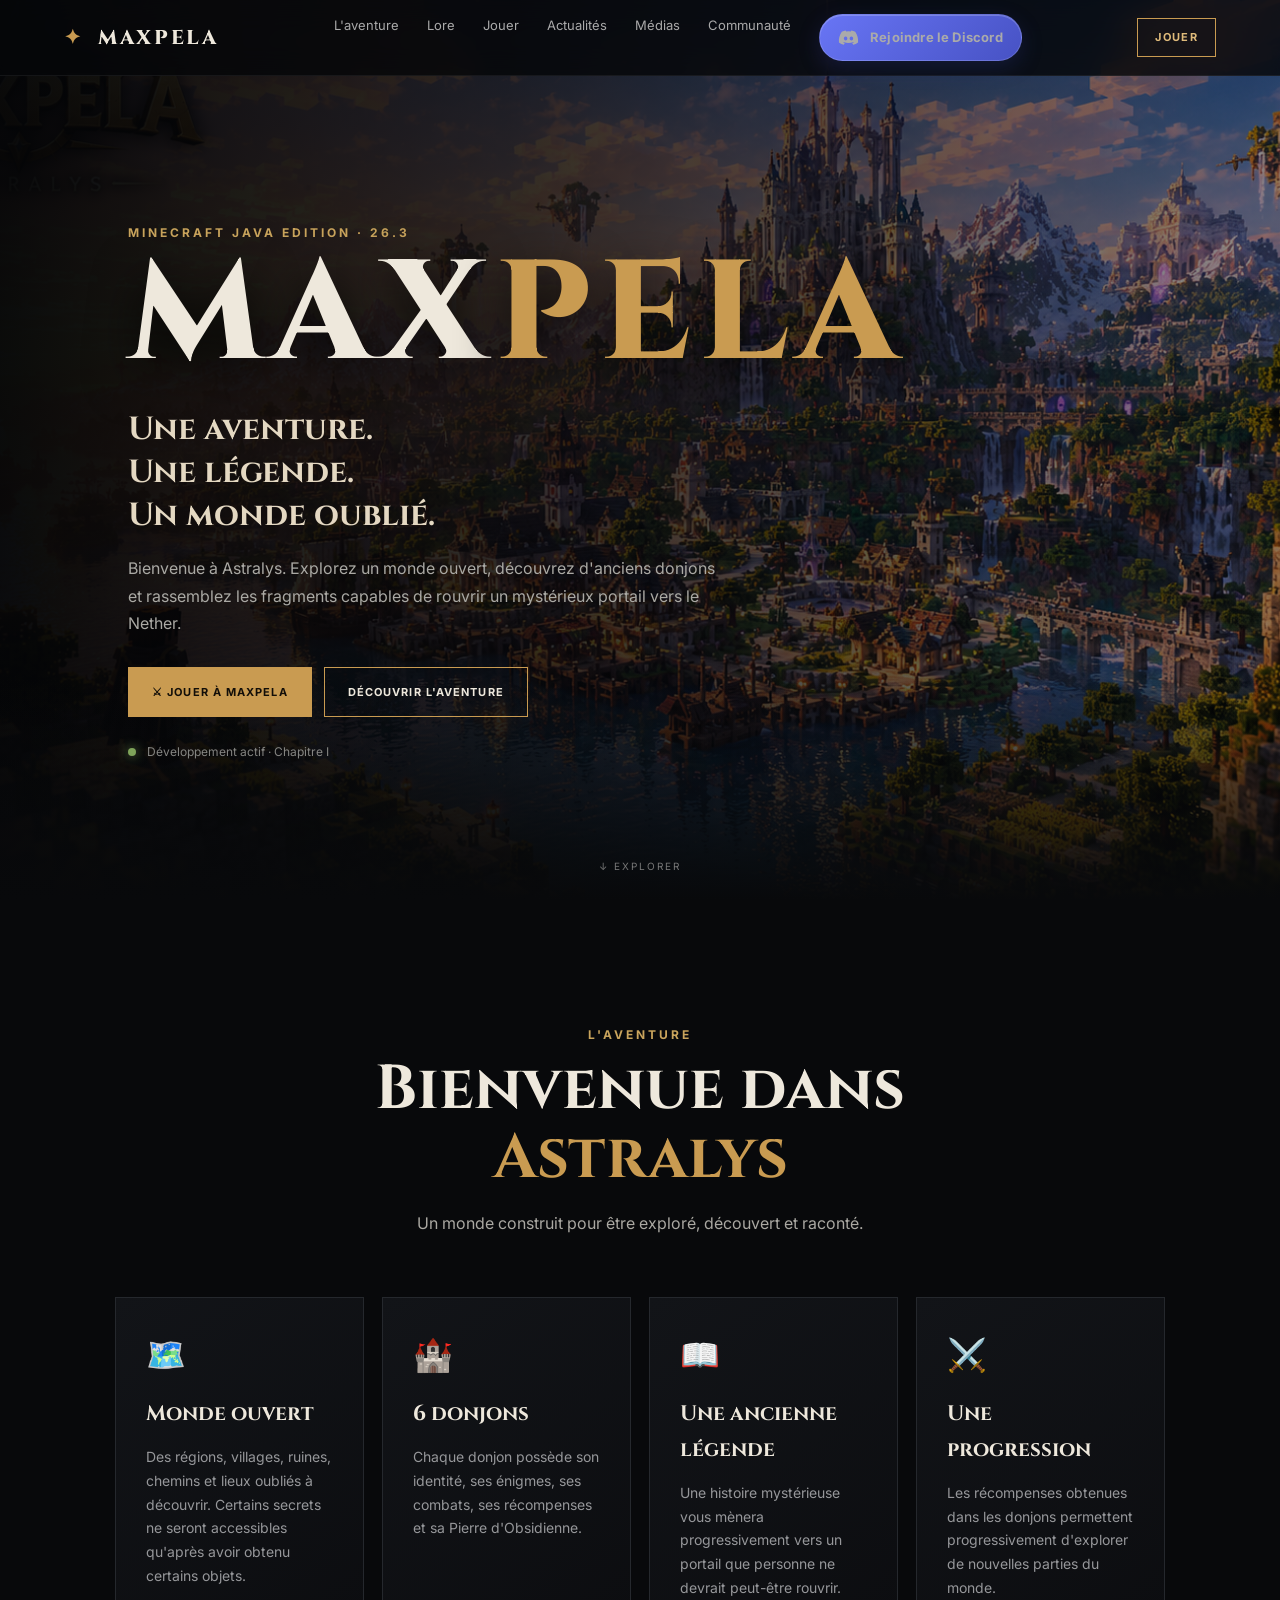
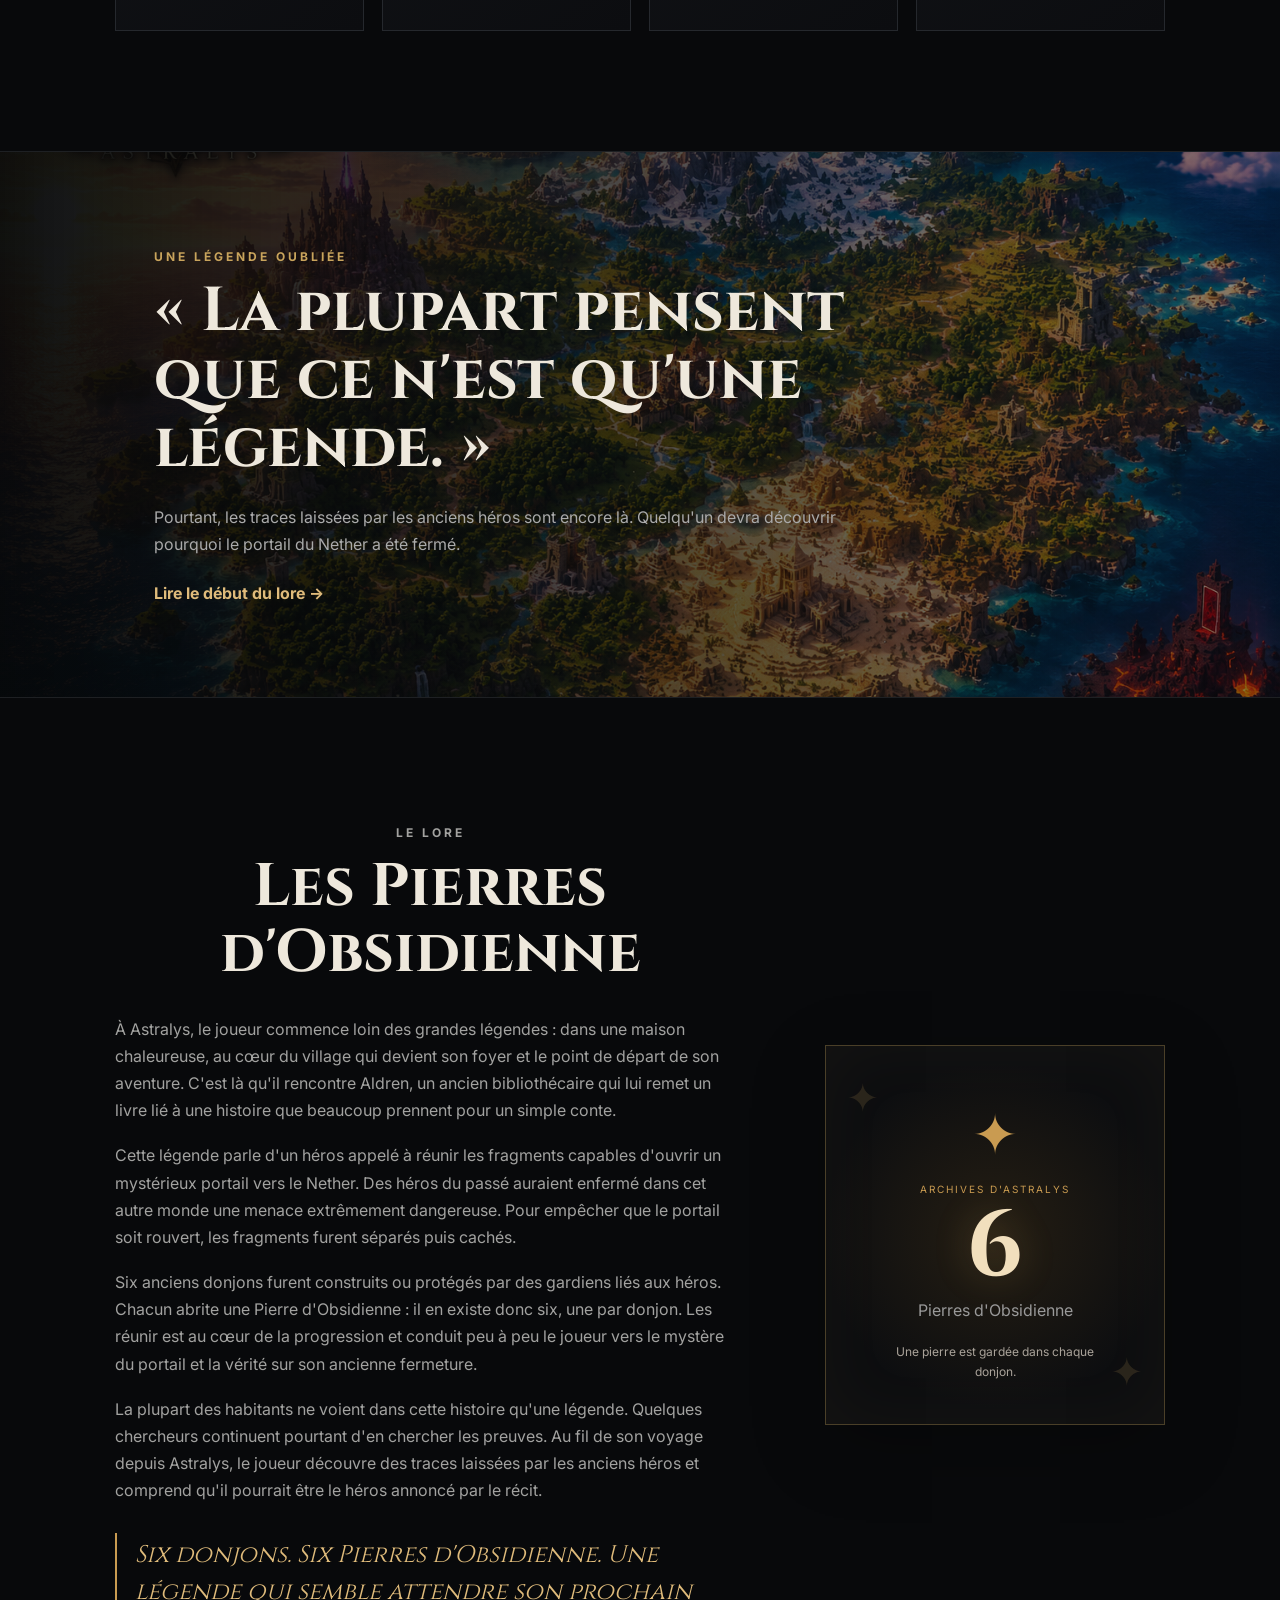
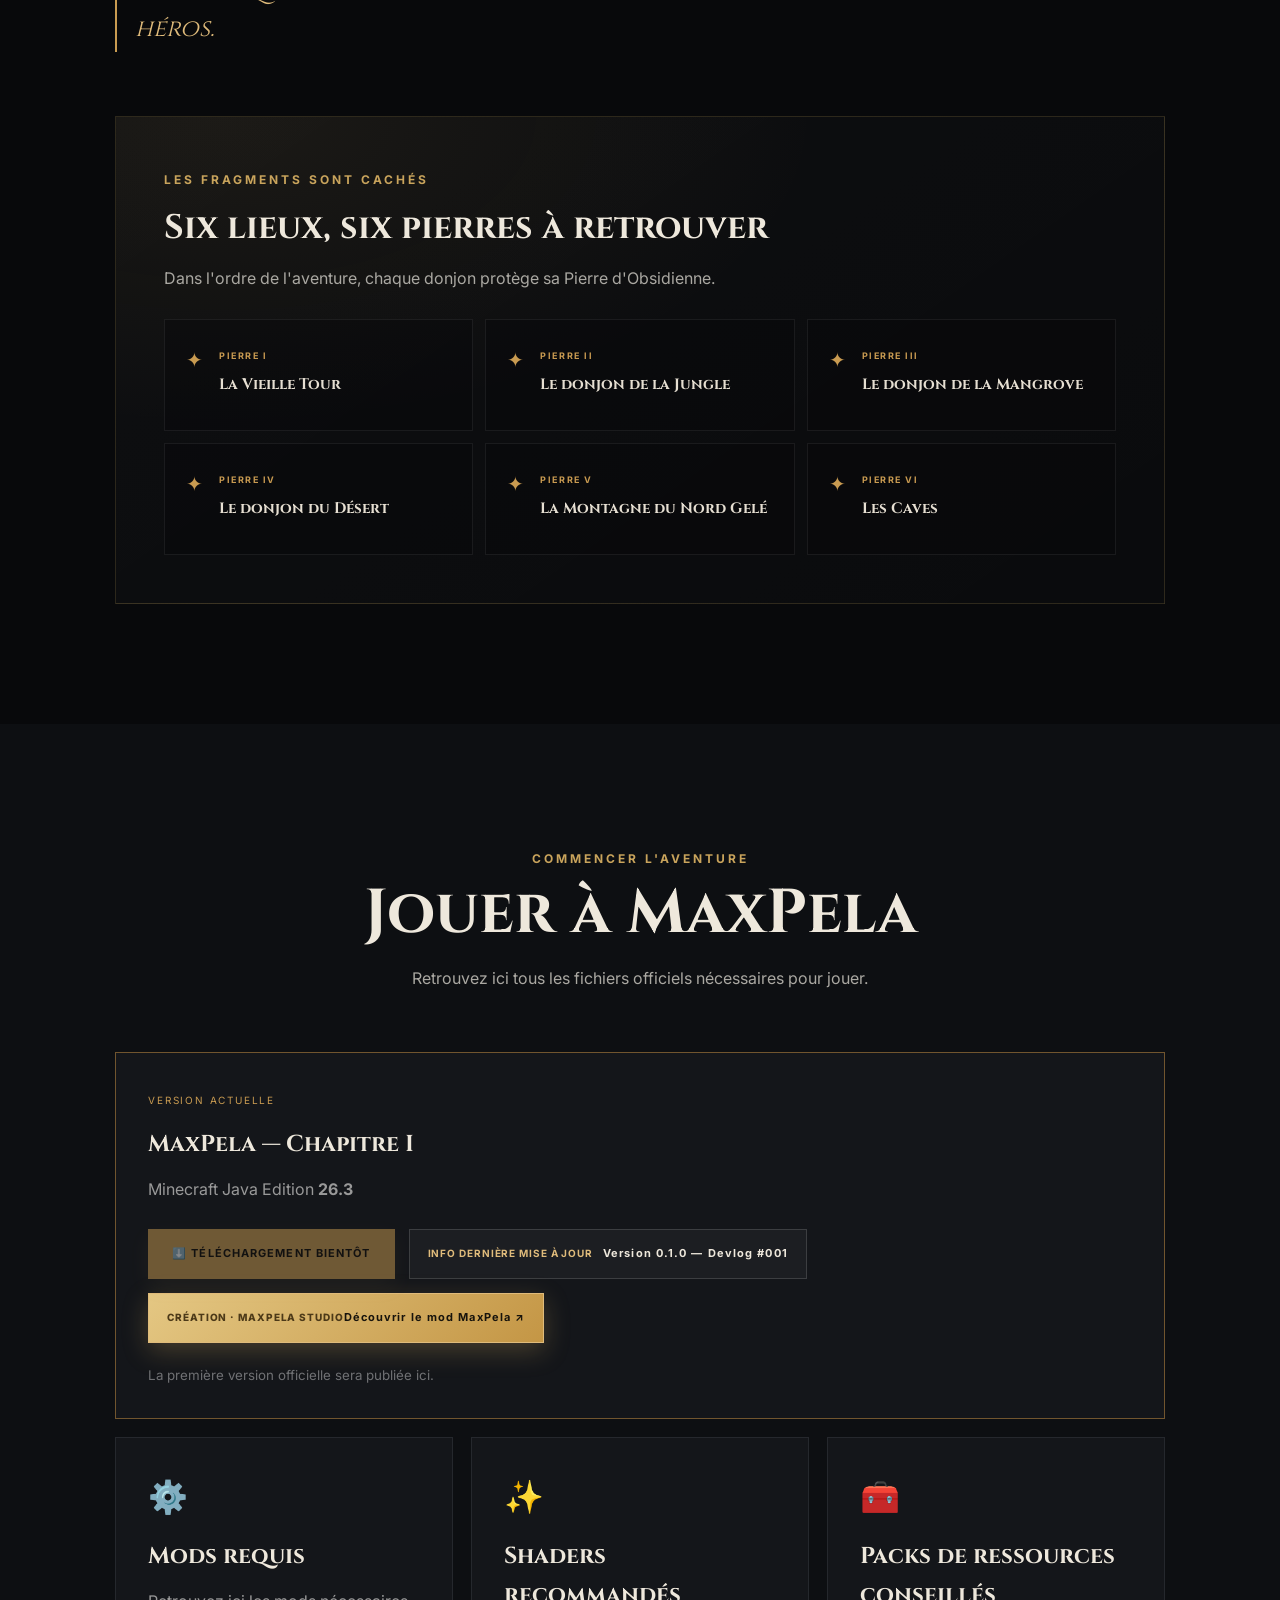
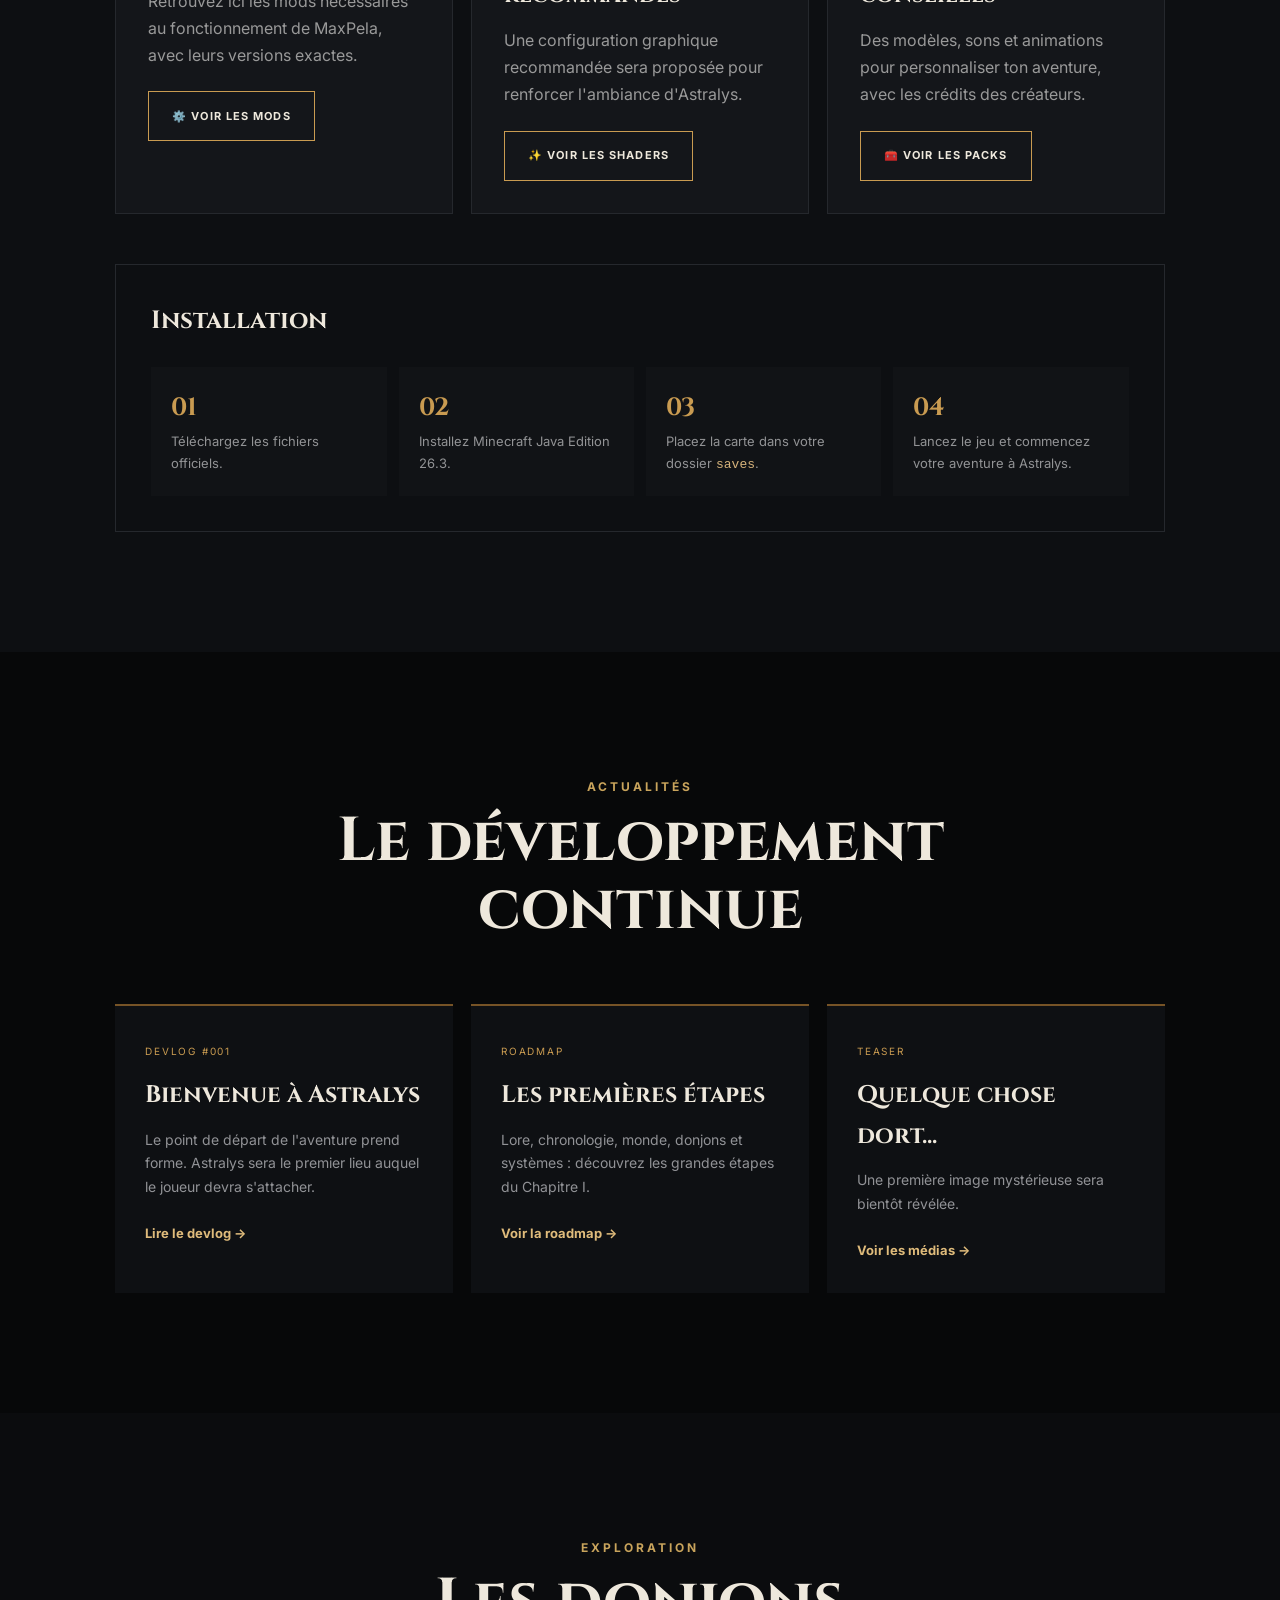
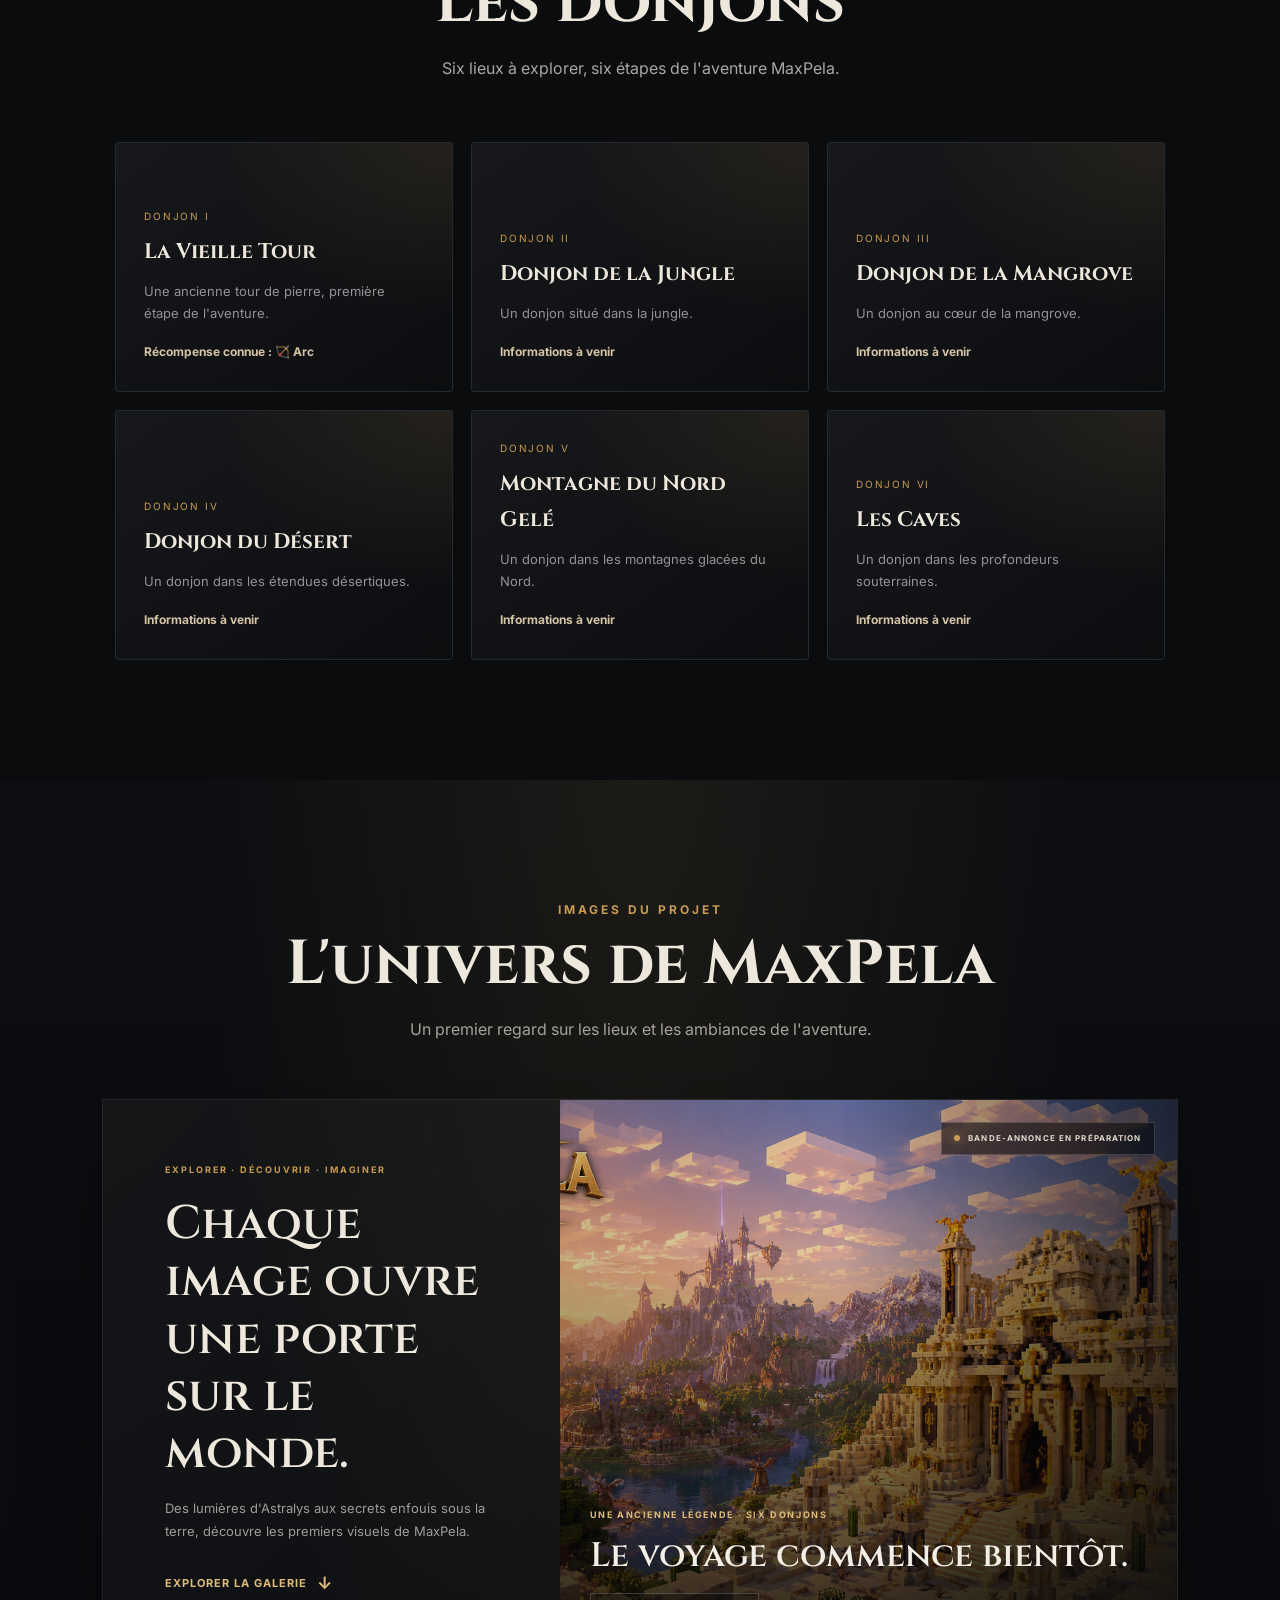
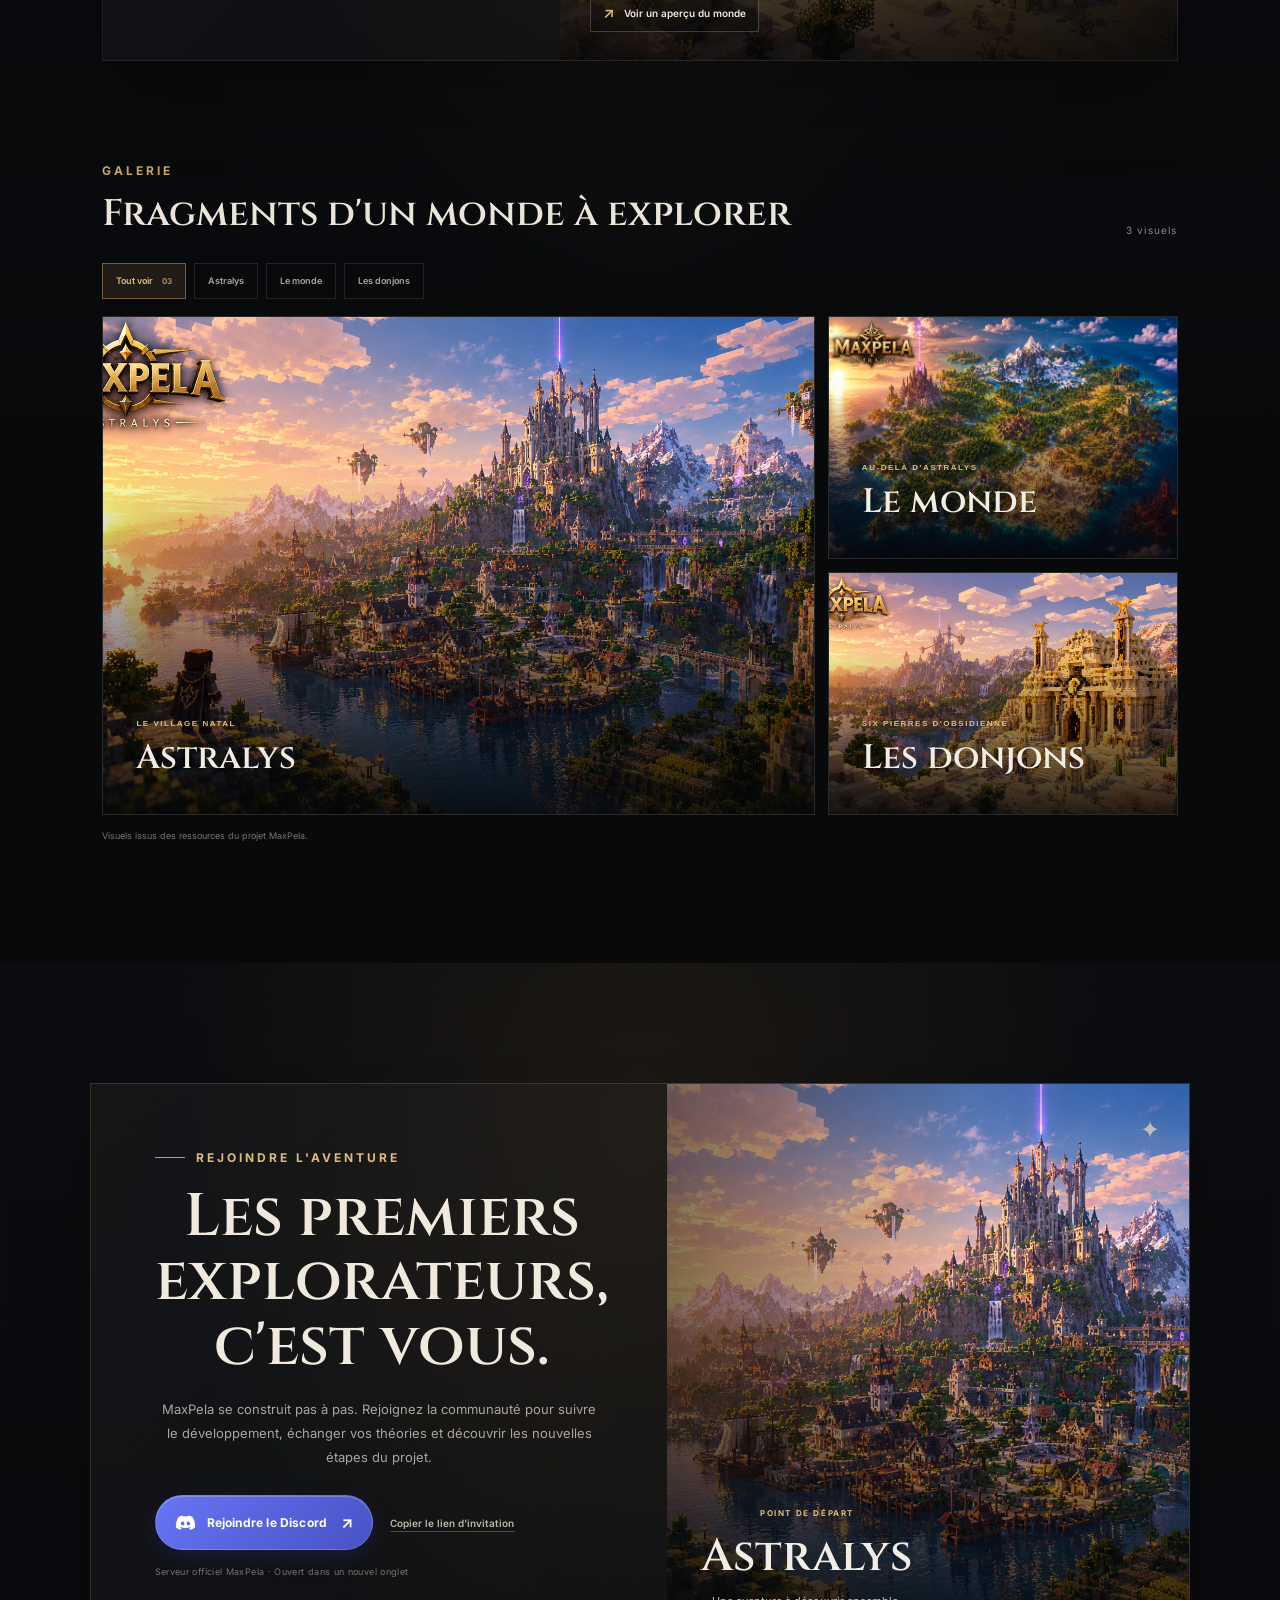
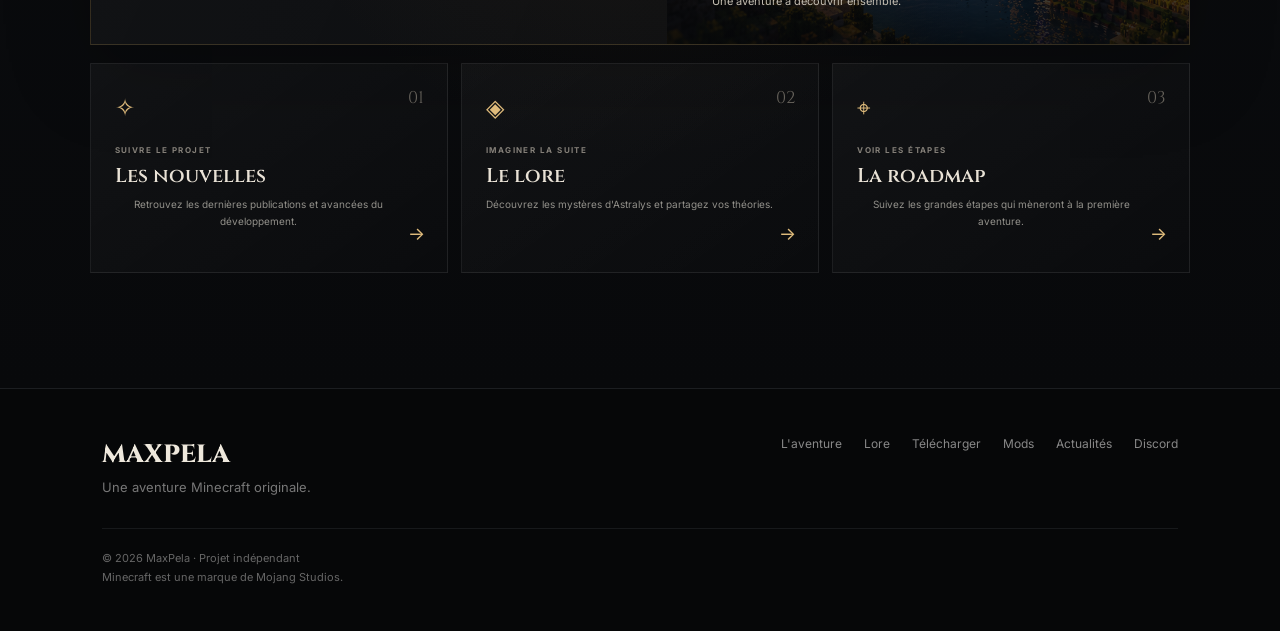
<file: index.html>
﻿<!DOCTYPE html>
<html lang="fr">
<head>
    <meta charset="UTF-8">

    <meta name="viewport" content="width=device-width, initial-scale=1.0">

    <meta
        name="description"
        content="MaxPela — Une aventure Minecraft originale. Explorez Astralys, découvrez les donjons et percez le mystère des Pierres d'Obsidienne."
    >

    <title>MaxPela — L'aventure commence à Astralys</title>

    <link rel="stylesheet" href="style.css">

    <link rel="preconnect" href="https://fonts.googleapis.com">
    <link rel="preconnect" href="https://fonts.gstatic.com" crossorigin>

    <link
        href="https://fonts.googleapis.com/css2?family=Cinzel:wght@500;600;700;800&family=Inter:wght@400;500;600;700&display=swap"
        rel="stylesheet"
    >
</head>

<body>

<!-- =========================================================
     NAVIGATION
========================================================= -->

<header class="navbar">

    <a href="#accueil" class="logo">
        <span>✦</span>
        MAXPELA
    </a>

    <nav class="navigation">

        <a href="#aventure">L'aventure</a>

        <a href="#lore">Lore</a>

        <a href="#jouer">Jouer</a>

        <a href="#actualites">Actualités</a>

        <a href="#medias">Médias</a>

        <a href="#communaute">Communauté</a>

        <a href="https://discord.gg/DdwspU7JdT"
            target="_blank"
            rel="noopener noreferrer"
            class="discord-button">
               <svg class="discord-icon" viewBox="0 0 24 24" aria-hidden="true" focusable="false"><path fill="currentColor" d="M19.7 5.3a18.4 18.4 0 0 0-4.5-1.4l-.6 1.2a16.8 16.8 0 0 0-5.2 0l-.6-1.2a18.4 18.4 0 0 0-4.5 1.4C1.5 9.5.7 13.6 1.1 17.6a18.5 18.5 0 0 0 5.5 2.8l1.2-2a12 12 0 0 1-1.9-.9l.5-.4a13.2 13.2 0 0 0 11.2 0l.5.4a12 12 0 0 1-1.9.9l1.2 2a18.5 18.5 0 0 0 5.5-2.8c.5-4.7-.8-8.8-3.2-12.3ZM8.7 15.3c-1.1 0-2-1-2-2.2s.9-2.2 2-2.2 2 .9 2 2.2-.9 2.2-2 2.2Zm6.6 0c-1.1 0-2-1-2-2.2s.9-2.2 2-2.2 2 .9 2 2.2-.9 2.2-2 2.2Z"/></svg> Rejoindre le Discord
        </a>

    </nav>

    <a href="#jouer" class="nav-button">
        JOUER
    </a>

</header>


<main>


<!-- =========================================================
     HERO
========================================================= -->

<section id="accueil" class="hero">

    <div class="hero-background"></div>

    <div class="hero-overlay"></div>

    <div class="hero-content">

        <p class="eyebrow">
            MINECRAFT JAVA EDITION · 26.3
        </p>

        <h1>
            MAX<span>PELA</span>
        </h1>

        <h2>
            Une aventure.<br>
            Une légende.<br>
            Un monde oublié.
        </h2>

        <p class="hero-description">

            Bienvenue à Astralys.

            Explorez un monde ouvert,
            découvrez d'anciens donjons
            et rassemblez les fragments
            capables de rouvrir un mystérieux
            portail vers le Nether.

        </p>

        <div class="hero-buttons">

            <a href="#jouer" class="button button-primary">
                ⚔ JOUER À MAXPELA
            </a>

            <a href="#aventure" class="button button-secondary">
                DÉCOUVRIR L'AVENTURE
            </a>

        </div>

        <div class="project-status">

            <span class="status-dot"></span>

            Développement actif · Chapitre I

        </div>

    </div>

    <div class="scroll-indicator">
        ↓ EXPLORER
    </div>

</section>


<!-- =========================================================
     AVENTURE
========================================================= -->

<section id="aventure" class="section">

    <div class="section-title">

        <p class="eyebrow">
            L'AVENTURE
        </p>

        <h2>
            Bienvenue dans <span>Astralys</span>
        </h2>

        <p>
            Un monde construit pour être exploré,
            découvert et raconté.
        </p>

    </div>


    <div class="feature-grid">


        <article class="feature-card">

            <div class="feature-icon">
                🗺️
            </div>

            <h3>
                Monde ouvert
            </h3>

            <p>

                Des régions, villages, ruines,
                chemins et lieux oubliés à découvrir.

                Certains secrets ne seront accessibles
                qu'après avoir obtenu certains objets.

            </p>

        </article>


        <article class="feature-card">

            <div class="feature-icon">
                🏰
            </div>

            <h3>
                6 donjons
            </h3>

            <p>

                Chaque donjon possède son identité,
                ses énigmes, ses combats,
                ses récompenses et sa Pierre d'Obsidienne.

            </p>

        </article>


        <article class="feature-card">

            <div class="feature-icon">
                📖
            </div>

            <h3>
                Une ancienne légende
            </h3>

            <p>

                Une histoire mystérieuse vous mènera
                progressivement vers un portail
                que personne ne devrait peut-être rouvrir.

            </p>

        </article>


        <article class="feature-card">

            <div class="feature-icon">
                ⚔️
            </div>

            <h3>
                Une progression
            </h3>

            <p>

                Les récompenses obtenues dans les donjons
                permettent progressivement d'explorer
                de nouvelles parties du monde.

            </p>

        </article>


    </div>

</section>


<!-- =========================================================
     BANNER LORE
========================================================= -->

<section class="lore-banner">

    <div class="lore-banner-content">

        <p class="eyebrow">
            UNE LÉGENDE OUBLIÉE
        </p>

        <h2>
            « La plupart pensent<br>
            que ce n'est qu'une légende. »
        </h2>

        <p>

            Pourtant, les traces laissées par les
            anciens héros sont encore là.

            Quelqu'un devra découvrir pourquoi
            le portail du Nether a été fermé.

        </p>

        <a href="#lore" class="text-link">
            Lire le début du lore →
        </a>

    </div>

</section>


<!-- =========================================================
     LORE
========================================================= -->

<section id="lore" class="section lore-section">

    <div class="lore-text">
        <header class="lore-heading">
            <p class="eyebrow">LE LORE</p>
            <h2>Les Pierres d'Obsidienne</h2>
        </header>

        <p>
            À Astralys, le joueur commence loin des grandes légendes : dans une maison chaleureuse,
            au cœur du village qui devient son foyer et le point de départ de son aventure.
            C'est là qu'il rencontre Aldren, un ancien bibliothécaire qui lui remet un livre lié
            à une histoire que beaucoup prennent pour un simple conte.
        </p>

        <p>
            Cette légende parle d'un héros appelé à réunir les fragments capables d'ouvrir un
            mystérieux portail vers le Nether. Des héros du passé auraient enfermé dans cet autre
            monde une menace extrêmement dangereuse. Pour empêcher que le portail soit rouvert,
            les fragments furent séparés puis cachés.
        </p>

        <p>
            Six anciens donjons furent construits ou protégés par des gardiens liés aux héros.
            Chacun abrite une Pierre d'Obsidienne : il en existe donc six, une par donjon.
            Les réunir est au cœur de la progression et conduit peu à peu le joueur vers le mystère
            du portail et la vérité sur son ancienne fermeture.
        </p>

        <p>
            La plupart des habitants ne voient dans cette histoire qu'une légende. Quelques
            chercheurs continuent pourtant d'en chercher les preuves. Au fil de son voyage depuis
            Astralys, le joueur découvre des traces laissées par les anciens héros et comprend
            qu'il pourrait être le héros annoncé par le récit.
        </p>

        <blockquote>
            Six donjons. Six Pierres d'Obsidienne. Une légende qui semble attendre son prochain héros.
        </blockquote>
    </div>

    <aside class="lore-card" aria-label="Six donjons et six Pierres d'Obsidienne">
        <div class="lore-symbol" aria-hidden="true">✦</div>
        <p>ARCHIVES D'ASTRALYS</p>
        <strong>6</strong>
        <span>Pierres d'Obsidienne</span>
        <small>Une pierre est gardée dans chaque donjon.</small>
    </aside>

    <div class="lore-sites">
        <div class="lore-sites-heading">
            <p class="eyebrow">LES FRAGMENTS SONT CACHÉS</p>
            <h3>Six lieux, six pierres à retrouver</h3>
            <p>Dans l'ordre de l'aventure, chaque donjon protège sa Pierre d'Obsidienne.</p>
        </div>
        <div class="lore-site-grid">
            <article><span>PIERRE I</span><h4>La Vieille Tour</h4></article>
            <article><span>PIERRE II</span><h4>Le donjon de la Jungle</h4></article>
            <article><span>PIERRE III</span><h4>Le donjon de la Mangrove</h4></article>
            <article><span>PIERRE IV</span><h4>Le donjon du Désert</h4></article>
            <article><span>PIERRE V</span><h4>La Montagne du Nord Gelé</h4></article>
            <article><span>PIERRE VI</span><h4>Les Caves</h4></article>
        </div>
    </div>

</section>


<!-- =========================================================
     JOUER
========================================================= -->

<section id="jouer" class="section download-section">

    <div class="section-title">

        <p class="eyebrow">
            COMMENCER L'AVENTURE
        </p>

        <h2>
            Jouer à MaxPela
        </h2>

        <p>

            Retrouvez ici tous les fichiers
            officiels nécessaires pour jouer.

        </p>

    </div>


    <div class="download-grid">


        <article class="download-card featured">

            <span class="download-tag">
                VERSION ACTUELLE
            </span>

            <h3>
                MaxPela — Chapitre I
            </h3>

            <p>
                Minecraft Java Edition <strong>26.3</strong>
            </p>

            <!--
                REMPLACER # PAR LE LIEN
                VERS LA CARTE OFFICIELLE
            -->

            <div class="download-actions">
                <span class="button button-primary disabled" aria-disabled="true">
                    ⬇️ TÉLÉCHARGEMENT BIENTÔT
                </span>

                <a href="devblogs.html#latest" class="button button-secondary update-button">
                    <span class="update-label">INFO DERNIÈRE MISE À JOUR</span>
                    <span>Version 0.1.0 — Devlog #001</span>
                </a>
                <a href="maxpela-mod.html" class="button button-secondary project-details-button">
                    <span class="update-label">CRÉATION · MAXPELA STUDIO</span>
                    <span>Découvrir le mod MaxPela ↗</span>
                </a>
            </div>

            <small>
                La première version officielle
                sera publiée ici.
            </small>

        </article>


        <article class="download-card">

            <div class="download-icon">
                ⚙️
            </div>

            <h3>
                Mods requis
            </h3>

            <p>

                Retrouvez ici les mods nécessaires
                au fonctionnement de MaxPela,
                avec leurs versions exactes.

            </p>

            <a href="mods.html" class="button button-secondary">
             ⚙️ VOIR LES MODS
            </a>

        </article>

        <article class="download-card">

            <div class="download-icon">
                ✨
            </div>

            <h3>
                Shaders recommandés
            </h3>

            <p>

                Une configuration graphique recommandée
                sera proposée pour renforcer
                l'ambiance d'Astralys.

            </p>

            <a href="shaders.html" class="button button-secondary">
                ✨ VOIR LES SHADERS
            </a>

        </article>


        <article class="download-card">

            <div class="download-icon">🧰</div>

            <h3>Packs de ressources conseillés</h3>

            <p>Des modèles, sons et animations pour personnaliser ton aventure, avec les crédits des créateurs.</p>

            <a href="resourcepacks.html" class="button button-secondary">🧰 VOIR LES PACKS</a>

        </article>


    </div>


    <!-- INSTALLATION -->

    <div class="installation">

        <h3>
            Installation
        </h3>

        <div class="installation-grid">


            <div class="installation-step">

                <span>
                    01
                </span>

                <p>
                    Téléchargez les fichiers officiels.
                </p>

            </div>


            <div class="installation-step">

                <span>
                    02
                </span>

                <p>
                    Installez Minecraft Java Edition 26.3.
                </p>

            </div>


            <div class="installation-step">

                <span>
                    03
                </span>

                <p>
                    Placez la carte dans votre dossier
                    <code>saves</code>.
                </p>

            </div>


            <div class="installation-step">

                <span>
                    04
                </span>

                <p>
                    Lancez le jeu et commencez
                    votre aventure à Astralys.
                </p>

            </div>


        </div>

    </div>

</section>


<!-- =========================================================
     ACTUALITÉS
========================================================= -->

<section id="actualites" class="section news-section">

    <div class="section-title">

        <p class="eyebrow">
            ACTUALITÉS
        </p>

        <h2>
            Le développement continue
        </h2>

    </div>


    <div class="news-grid">


        <article class="news-card">

            <span>
                DEVLOG #001
            </span>

            <h3>
                Bienvenue à Astralys
            </h3>

            <p>

                Le point de départ de l'aventure
                prend forme.

                Astralys sera le premier lieu
                auquel le joueur devra s'attacher.

            </p>

            <a href="devblogs.html">
                Lire le devlog →
            </a>

        </article>


        <article class="news-card">

            <span>
                ROADMAP
            </span>

            <h3>
                Les premières étapes
            </h3>

            <p>

                Lore, chronologie, monde,
                donjons et systèmes :

                découvrez les grandes étapes
                du Chapitre I.

            </p>

            <a href="roadmap.html">
                Voir la roadmap →
            </a>

        </article>


        <article class="news-card">

            <span>
                TEASER
            </span>

            <h3>
                Quelque chose dort...
            </h3>

            <p>

                Une première image mystérieuse
                sera bientôt révélée.

            </p>

            <a href="#medias">
                Voir les médias →
            </a>

        </article>


    </div>

</section>


<!-- =========================================================
     DONJONS
========================================================= -->

<section class="section dungeon-section">

    <div class="section-title">
        <p class="eyebrow">EXPLORATION</p>
        <h2>Les donjons</h2>
        <p>Six lieux à explorer, six étapes de l'aventure MaxPela.</p>
    </div>

    <div class="dungeon-grid">
        <article class="dungeon-card">
            <span>DONJON I</span>
            <h3>La Vieille Tour</h3>
            <p>Une ancienne tour de pierre, première étape de l'aventure.</p>
            <strong>Récompense connue : 🏹 Arc</strong>
        </article>
        <article class="dungeon-card">
            <span>DONJON II</span>
            <h3>Donjon de la Jungle</h3>
            <p>Un donjon situé dans la jungle.</p>
            <strong>Informations à venir</strong>
        </article>
        <article class="dungeon-card">
            <span>DONJON III</span>
            <h3>Donjon de la Mangrove</h3>
            <p>Un donjon au cœur de la mangrove.</p>
            <strong>Informations à venir</strong>
        </article>
        <article class="dungeon-card">
            <span>DONJON IV</span>
            <h3>Donjon du Désert</h3>
            <p>Un donjon dans les étendues désertiques.</p>
            <strong>Informations à venir</strong>
        </article>
        <article class="dungeon-card">
            <span>DONJON V</span>
            <h3>Montagne du Nord Gelé</h3>
            <p>Un donjon dans les montagnes glacées du Nord.</p>
            <strong>Informations à venir</strong>
        </article>
        <article class="dungeon-card">
            <span>DONJON VI</span>
            <h3>Les Caves</h3>
            <p>Un donjon dans les profondeurs souterraines.</p>
            <strong>Informations à venir</strong>
        </article>
    </div>

</section>

<!-- =========================================================
     MÉDIAS
========================================================= -->

<section id="medias" class="media-section media-redesign">

    <header class="section-title media-section-heading">
        <p class="eyebrow">IMAGES DU PROJET</p>
        <h2>L'univers de MaxPela</h2>
        <p>Un premier regard sur les lieux et les ambiances de l'aventure.</p>
    </header>

    <div class="media-intro-panel">
        <div class="media-intro-copy">
            <span class="media-overline">EXPLORER · DÉCOUVRIR · IMAGINER</span>
            <h3>Chaque image ouvre<br>une porte sur le monde.</h3>
            <p>Des lumières d'Astralys aux secrets enfouis sous la terre, découvre les premiers visuels de MaxPela.</p>
            <a class="media-text-link" href="#galerie-maxpela">Explorer la galerie <span aria-hidden="true">↓</span></a>
        </div>
        <div class="media-trailer-tease">
            <img src="assets/dungeon.png" alt="Aperçu d'un donjon de MaxPela">
            <div class="media-teaser-shade"></div>
            <span class="media-coming-badge"><i></i> BANDE-ANNONCE EN PRÉPARATION</span>
            <div class="media-teaser-copy">
                <span>UNE ANCIENNE LÉGENDE · SIX DONJONS</span>
                <h3>Le voyage commence bientôt.</h3>
                <button type="button" class="media-preview-button" data-media-open="2"><span aria-hidden="true">↗</span> Voir un aperçu du monde</button>
            </div>
        </div>
    </div>

    <div id="galerie-maxpela" class="media-gallery-wrap">
        <div class="media-gallery-heading">
            <div><span class="eyebrow">GALERIE</span><h3>Fragments d'un monde à explorer</h3></div>
            <span class="media-gallery-count" id="media-gallery-count" aria-live="polite">3 visuels</span>
        </div>
        <div class="media-filter-bar" role="group" aria-label="Filtrer les images par thème">
            <button type="button" class="media-filter is-active" data-media-filter="all" aria-pressed="true">Tout voir <span>03</span></button>
            <button type="button" class="media-filter" data-media-filter="village" aria-pressed="false">Astralys</button>
            <button type="button" class="media-filter" data-media-filter="world" aria-pressed="false">Le monde</button>
            <button type="button" class="media-filter" data-media-filter="dungeon" aria-pressed="false">Les donjons</button>
        </div>

        <div class="media-gallery-grid">
            <button type="button" class="media-shot media-shot-large" data-media-category="village" data-media-src="assets/astralys.png" data-media-title="Astralys" data-media-subtitle="Le village natal · Point de départ de l'aventure">
                <img src="assets/astralys.png" alt="Vue d'Astralys, village de départ de MaxPela" loading="lazy">
                <span class="media-shot-overlay"><span class="media-shot-kicker">LE VILLAGE NATAL</span><strong>Astralys</strong><small>Ouvrir l'image <b aria-hidden="true">↗</b></small></span>
            </button>
            <button type="button" class="media-shot" data-media-category="world" data-media-src="assets/world.png" data-media-title="Le monde de MaxPela" data-media-subtitle="Régions sauvages · Lieux encore inconnus">
                <img src="assets/world.png" alt="Paysage du monde de MaxPela" loading="lazy">
                <span class="media-shot-overlay"><span class="media-shot-kicker">AU-DELÀ D'ASTRALYS</span><strong>Le monde</strong><small>Ouvrir l'image <b aria-hidden="true">↗</b></small></span>
            </button>
            <button type="button" class="media-shot" data-media-category="dungeon" data-media-src="assets/dungeon.png" data-media-title="Les donjons" data-media-subtitle="Six lieux · Six épreuves · Six Pierres d'Obsidienne">
                <img src="assets/dungeon.png" alt="Illustration d'un donjon de MaxPela" loading="lazy">
                <span class="media-shot-overlay"><span class="media-shot-kicker">SIX PIERRES D'OBSIDIENNE</span><strong>Les donjons</strong><small>Ouvrir l'image <b aria-hidden="true">↗</b></small></span>
            </button>
        </div>
        <p class="media-asset-credit">Visuels issus des ressources du projet MaxPela.</p>
    </div>

    <dialog class="media-lightbox" id="media-lightbox" aria-labelledby="media-lightbox-title">
        <div class="media-lightbox-toolbar">
            <span class="media-lightbox-mark">MAXPELA <i>·</i> GALERIE</span>
            <button type="button" class="media-lightbox-close" id="media-lightbox-close" aria-label="Fermer la visionneuse">✕</button>
        </div>
        <div class="media-lightbox-stage">
            <button type="button" class="media-lightbox-arrow" id="media-lightbox-prev" aria-label="Image précédente">←</button>
            <img id="media-lightbox-image" src="assets/astralys.png" alt="">
            <button type="button" class="media-lightbox-arrow" id="media-lightbox-next" aria-label="Image suivante">→</button>
        </div>
        <div class="media-lightbox-caption"><div><span id="media-lightbox-subtitle"></span><h3 id="media-lightbox-title"></h3></div><span id="media-lightbox-index">01 / 03</span></div>
    </dialog>

</section>


<!-- =========================================================
     COMMUNAUTÉ
========================================================= -->

<section id="communaute" class="community-section community-redesign">
    <div class="community-shell">
        <div class="community-feature">
            <div class="community-copy">
                <span class="eyebrow">REJOINDRE L'AVENTURE</span>
                <h2>Les premiers explorateurs, c'est vous.</h2>
                <p>MaxPela se construit pas à pas. Rejoignez la communauté pour suivre le développement, échanger vos théories et découvrir les nouvelles étapes du projet.</p>
                <div class="community-actions">
                    <a href="https://discord.gg/DdwspU7JdT" target="_blank" rel="noopener noreferrer" class="discord-button community-discord-cta">
                        <svg class="discord-icon" viewBox="0 0 24 24" aria-hidden="true" focusable="false"><path fill="currentColor" d="M19.7 5.3a18.4 18.4 0 0 0-4.5-1.4l-.6 1.2a16.8 16.8 0 0 0-5.2 0l-.6-1.2a18.4 18.4 0 0 0-4.5 1.4C1.5 9.5.7 13.6 1.1 17.6a18.5 18.5 0 0 0 5.5 2.8l1.2-2a12 12 0 0 1-1.9-.9l.5-.4a13.2 13.2 0 0 0 11.2 0l.5.4a12 12 0 0 1-1.9.9l1.2 2a18.5 18.5 0 0 0 5.5-2.8c.5-4.7-.8-8.8-3.2-12.3ZM8.7 15.3c-1.1 0-2-1-2-2.2s.9-2.2 2-2.2 2 .9 2 2.2-.9 2.2-2 2.2Zm6.6 0c-1.1 0-2-1-2-2.2s.9-2.2 2-2.2 2 .9 2 2.2-.9 2.2-2 2.2Z"/></svg>
                        Rejoindre le Discord
                        <span aria-hidden="true">↗</span>
                    </a>
                    <button type="button" class="community-copy-link" id="copy-discord-invite">Copier le lien d'invitation</button>
                    <span class="community-copy-status" id="discord-copy-status" aria-live="polite"></span>
                </div>
                <p class="community-note">Serveur officiel MaxPela · Ouvert dans un nouvel onglet</p>
            </div>
            <div class="community-visual">
                <img src="assets/astralys.png" alt="Astralys, point de départ de l'aventure MaxPela" loading="lazy">
                <div class="community-visual-shade"></div>
                <div class="community-visual-caption"><span>POINT DE DÉPART</span><strong>Astralys</strong><small>Une aventure à découvrir ensemble.</small></div>
                <span class="community-visual-mark" aria-hidden="true">✦</span>
            </div>
        </div>

        <div class="community-pathways">
            <a class="community-path-card" href="#actualites">
                <span class="community-path-number">01</span>
                <span class="community-path-icon" aria-hidden="true">✧</span>
                <span class="community-path-label">SUIVRE LE PROJET</span>
                <strong>Les nouvelles</strong>
                <span class="community-path-description">Retrouvez les dernières publications et avancées du développement.</span>
                <span class="community-path-arrow" aria-hidden="true">→</span>
            </a>
            <a class="community-path-card" href="#lore">
                <span class="community-path-number">02</span>
                <span class="community-path-icon" aria-hidden="true">◈</span>
                <span class="community-path-label">IMAGINER LA SUITE</span>
                <strong>Le lore</strong>
                <span class="community-path-description">Découvrez les mystères d'Astralys et partagez vos théories.</span>
                <span class="community-path-arrow" aria-hidden="true">→</span>
            </a>
            <a class="community-path-card" href="roadmap.html">
                <span class="community-path-number">03</span>
                <span class="community-path-icon" aria-hidden="true">⌖</span>
                <span class="community-path-label">VOIR LES ÉTAPES</span>
                <strong>La roadmap</strong>
                <span class="community-path-description">Suivez les grandes étapes qui mèneront à la première aventure.</span>
                <span class="community-path-arrow" aria-hidden="true">→</span>
            </a>
        </div>
    </div>
</section>


</main>


<!-- =========================================================
     FOOTER
========================================================= -->

<footer>

    <div class="footer-main">

        <div>

            <div class="footer-logo">
                MAXPELA
            </div>

            <p>
                Une aventure Minecraft originale.
            </p>

        </div>


        <div class="footer-links">

            <a href="#aventure">
                L'aventure
            </a>

            <a href="#lore">
                Lore
            </a>

            <a href="#jouer">
                Télécharger
            </a>

            <a href="#mods">
                Mods
            </a>
            
            <a href="#actualites">
                Actualités
            </a>

            <a href="#communaute">
                Discord
            </a>


        </div>

    </div>


    <div class="footer-bottom">

        © 2026 MaxPela · Projet indépendant

        <br>

        Minecraft est une marque de Mojang Studios.

    </div>

</footer>

<script>
(() => {
    const shots = [...document.querySelectorAll(".media-shot")];
    const filters = [...document.querySelectorAll(".media-filter")];
    const dialog = document.getElementById("media-lightbox");
    if (!shots.length || !dialog) return;

    const image = document.getElementById("media-lightbox-image");
    const title = document.getElementById("media-lightbox-title");
    const subtitle = document.getElementById("media-lightbox-subtitle");
    const indexLabel = document.getElementById("media-lightbox-index");
    const count = document.getElementById("media-gallery-count");
    let activeIndex = 0;

    const visibleShots = () => shots.filter((shot) => !shot.hidden);
    const showShot = (shot) => {
        activeIndex = shots.indexOf(shot);
        image.src = shot.dataset.mediaSrc;
        image.alt = shot.querySelector("img").alt;
        title.textContent = shot.dataset.mediaTitle;
        subtitle.textContent = shot.dataset.mediaSubtitle;
        const visibleIndex = visibleShots().indexOf(shot) + 1;
        indexLabel.textContent = `${String(visibleIndex).padStart(2, "0")} / ${String(visibleShots().length).padStart(2, "0")}`;
    };
    const openShot = (shot) => {
        showShot(shot);
        if (!dialog.open) dialog.showModal();
    };

    shots.forEach((shot) => shot.addEventListener("click", () => openShot(shot)));
    document.querySelectorAll("[data-media-open]").forEach((button) => button.addEventListener("click", () => {
        const target = shots[Number(button.dataset.mediaOpen)];
        if (target && !target.hidden) openShot(target);
    }));
    document.getElementById("media-lightbox-close").addEventListener("click", () => dialog.close());
    document.getElementById("media-lightbox-prev").addEventListener("click", () => {
        const visible = visibleShots();
        const position = visible.findIndex((shot) => shots.indexOf(shot) === activeIndex);
        showShot(visible[(position - 1 + visible.length) % visible.length]);
    });
    document.getElementById("media-lightbox-next").addEventListener("click", () => {
        const visible = visibleShots();
        const position = visible.findIndex((shot) => shots.indexOf(shot) === activeIndex);
        showShot(visible[(position + 1) % visible.length]);
    });
    dialog.addEventListener("click", (event) => { if (event.target === dialog) dialog.close(); });
    document.addEventListener("keydown", (event) => {
        if (!dialog.open || !["ArrowLeft", "ArrowRight"].includes(event.key)) return;
        event.preventDefault();
        document.getElementById(event.key === "ArrowLeft" ? "media-lightbox-prev" : "media-lightbox-next").click();
    });

    filters.forEach((button) => button.addEventListener("click", () => {
        const category = button.dataset.mediaFilter;
        filters.forEach((filter) => {
            const active = filter === button;
            filter.classList.toggle("is-active", active);
            filter.setAttribute("aria-pressed", String(active));
        });
        shots.forEach((shot) => { shot.hidden = category !== "all" && shot.dataset.mediaCategory !== category; });
        const total = visibleShots().length;
        count.textContent = `${String(total).padStart(2, "0")} visuel${total > 1 ? "s" : ""}`;
    }));
})();
</script>
<script>
(() => {
    const button = document.getElementById("copy-discord-invite");
    const status = document.getElementById("discord-copy-status");
    if (!button || !status) return;
    button.addEventListener("click", async () => {
        try {
            if (navigator.clipboard?.writeText) {
                await navigator.clipboard.writeText("https://discord.gg/DdwspU7JdT");
            } else {
                const field = document.createElement("textarea");
                field.value = "https://discord.gg/DdwspU7JdT";
                field.setAttribute("readonly", "");
                field.style.position = "fixed";
                field.style.opacity = "0";
                document.body.appendChild(field);
                field.select();
                const copied = document.execCommand("copy");
                field.remove();
                if (!copied) throw new Error("Copy unavailable");
            }
            status.textContent = "Lien copié !";
        } catch {
            status.textContent = "Invitation : discord.gg/DdwspU7JdT";
        }
        window.setTimeout(() => { status.textContent = ""; }, 3000);
    });
})();
</script>
</body>
</html>
</file>
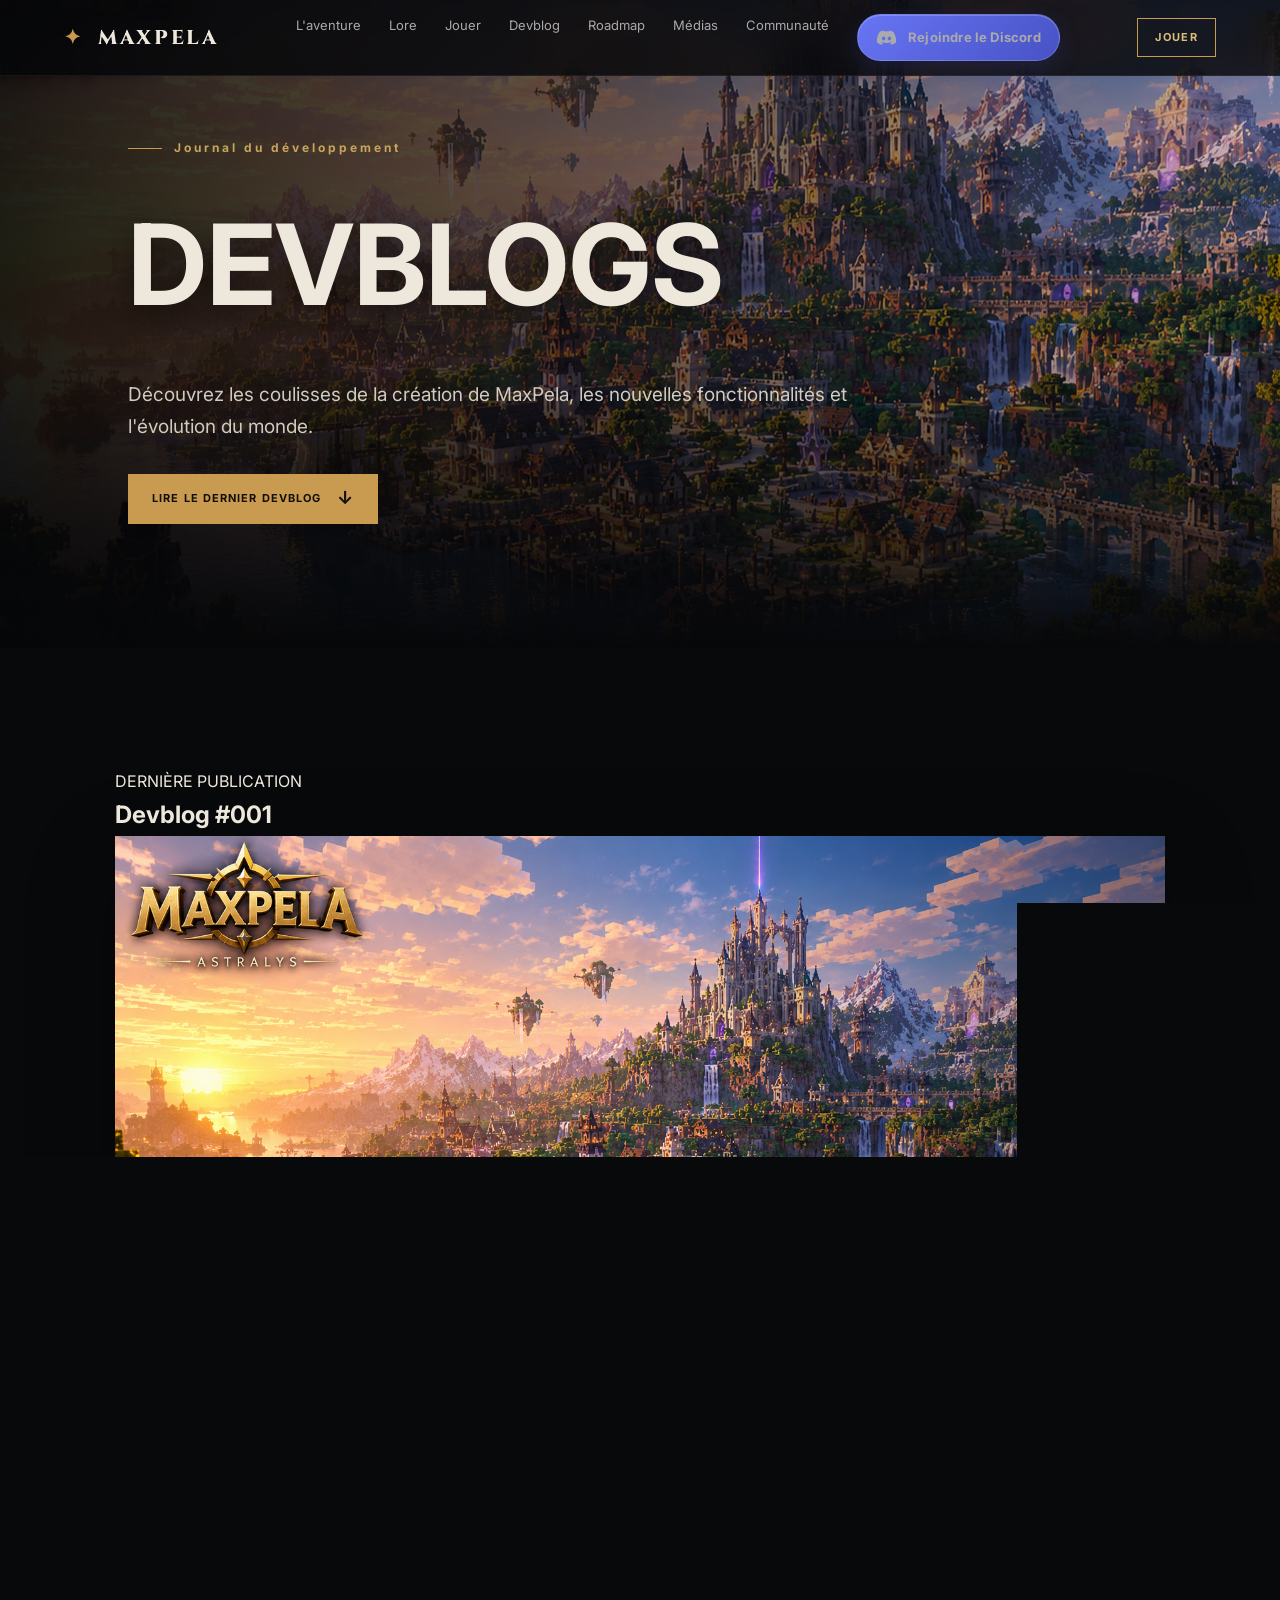
<file: devblogs.html>
﻿<!DOCTYPE html>
<html lang="fr">
<head>
    <meta charset="UTF-8">
    <meta name="viewport" content="width=device-width, initial-scale=1.0">

    <title>Devblog — MaxPela</title>

    <link rel="stylesheet" href="style.css">

    <link rel="preconnect" href="https://fonts.googleapis.com">
    <link rel="preconnect" href="https://fonts.gstatic.com" crossorigin>

    <link
        href="https://fonts.googleapis.com/css2?family=Cinzel:wght@500;600;700;800&family=Inter:wght@400;500;600;700&display=swap"
        rel="stylesheet"
    >
</head>

<body>

<header class="navbar">

    <a href="index.html#accueil" class="logo">
        <span>✦</span>
        MAXPELA
    </a>

    <nav class="navigation">
        <a href="index.html#aventure">L'aventure</a>
        <a href="index.html#lore">Lore</a>
        <a href="index.html#jouer">Jouer</a>
        <a href="devblogs.html">Devblog</a>
        <a href="roadmap.html">Roadmap</a>
        <a href="index.html#medias">Médias</a>
        <a href="index.html#communaute">Communauté</a>

        <a
            href="https://discord.gg/DdwspU7JdT"
            target="_blank"
            rel="noopener noreferrer"
            class="discord-button"
        >
            <svg class="discord-icon" viewBox="0 0 24 24" aria-hidden="true" focusable="false"><path fill="currentColor" d="M19.7 5.3a18.4 18.4 0 0 0-4.5-1.4l-.6 1.2a16.8 16.8 0 0 0-5.2 0l-.6-1.2a18.4 18.4 0 0 0-4.5 1.4C1.5 9.5.7 13.6 1.1 17.6a18.5 18.5 0 0 0 5.5 2.8l1.2-2a12 12 0 0 1-1.9-.9l.5-.4a13.2 13.2 0 0 0 11.2 0l.5.4a12 12 0 0 1-1.9.9l1.2 2a18.5 18.5 0 0 0 5.5-2.8c.5-4.7-.8-8.8-3.2-12.3ZM8.7 15.3c-1.1 0-2-1-2-2.2s.9-2.2 2-2.2 2 .9 2 2.2-.9 2.2-2 2.2Zm6.6 0c-1.1 0-2-1-2-2.2s.9-2.2 2-2.2 2 .9 2 2.2-.9 2.2-2 2.2Z"/></svg> Rejoindre le Discord
        </a>
    </nav>

    <a href="index.html#jouer" class="nav-button">
        JOUER
    </a>

</header>


<main class="page-main">

    <section class="page-hero devblog-hero">

        <div class="page-hero-content">

            <span class="eyebrow">Journal du développement</span>

            <h1>DEVBLOGS</h1>

            <p>
                Découvrez les coulisses de la création de MaxPela,
                les nouvelles fonctionnalités et l'évolution du monde.
            </p>
            <a class="button button-primary page-hero-cta" href="#latest">LIRE LE DERNIER DEVBLOG <span aria-hidden="true">↓</span></a>

        </div>

    </section>


    <!-- =====================================================
         DERNIER DEVBLOG
    ====================================================== -->

    <section id="latest" class="latest-devblog section">

        <div class="section-heading">

            <span>DERNIÈRE PUBLICATION</span>

            <h2>
                Devblog <strong>#001</strong>
            </h2>

        </div>


        <article class="featured-devblog">

            <div class="featured-devblog-image">
                <img
                    src="assets/astralys.png"
                    alt="Astralys"
                >
            </div>

            <div class="featured-devblog-content">

                <div class="devblog-meta">
                    <span>DEVLOG #001</span>
                    <span>•</span>
                    <span>Version 0.1.0</span>
                </div>

                <h3>
                    Bienvenue dans Astralys
                </h3>

                <p>
                    Le développement de MaxPela commence officiellement.
                    Découvrez les premières bases du monde, le village
                    d'Astralys et les premières étapes de notre aventure.
                </p>

                <div class="devblog-tags">

                    <span>🌍 Monde</span>
                    <span>🏘️ Astralys</span>
                    <span>📖 Lore</span>
                    <span>⚙️ Développement</span>

                </div>

                <a href="#devblog-001" class="button button-primary">
                    LIRE LE DEVBLOG
                </a>

            </div>

        </article>

    </section>


    <!-- =====================================================
         ARCHIVES
    ====================================================== -->

    <section class="devblog-archives section">

        <div class="section-heading">

            <span>HISTORIQUE</span>

            <h2>
                Archives des <strong>Devblogs</strong>
            </h2>

            <p>
                Retrouvez toutes les étapes du développement de MaxPela.
            </p>

        </div>


        <div class="devblog-grid">


            <article class="devblog-card">

                <div class="devblog-card-number">
                    #001
                </div>

                <div class="devblog-card-content">

                    <span class="devblog-card-version">
                        VERSION 0.1.0
                    </span>

                    <h3>
                        Bienvenue dans Astralys
                    </h3>

                    <p>
                        Les premières fondations du monde de MaxPela,
                        Astralys et les débuts du projet.
                    </p>

                    <a href="#devblog-001">
                        Lire →
                    </a>

                </div>

            </article>


            <article class="devblog-card">

                <div class="devblog-card-number">
                    #000
                </div>

                <div class="devblog-card-content">

                    <span class="devblog-card-version">
                        PRÉ-DÉVELOPPEMENT
                    </span>

                    <h3>
                        La naissance de MaxPela
                    </h3>

                    <p>
                        Les premières idées derrière le projet
                        et la création de son univers.
                    </p>

                    <a href="#devblog-000">
                        Lire →
                    </a>

                </div>

            </article>


        </div>

    </section>


    <!-- =====================================================
         DEVBLOG 001
    ====================================================== -->

    <section id="devblog-001" class="devblog-article section">

        <div class="article-header">

            <span>
                DEVLOG #001 — VERSION 0.1.0
            </span>

            <h2>
                Bienvenue dans <strong>Astralys</strong>
            </h2>

        </div>

        <div class="article-content">

            <p>
                MaxPela entre officiellement dans sa phase de développement.
            </p>

            <p>
                Le premier objectif est de construire les fondations
                de l'aventure : le monde, Astralys, le lore et les
                premières mécaniques.
            </p>

            <h3>
                🏘️ Astralys
            </h3>

            <p>
                Astralys sera le village natal du joueur et le point
                de départ de son aventure.
            </p>

            <h3>
                🏰 Les premiers donjons
            </h3>

            <p>
                Les premiers concepts de donjons sont également en cours
                de développement.
            </p>

        </div>

    </section>


</main>

</body>
</html>
</file>
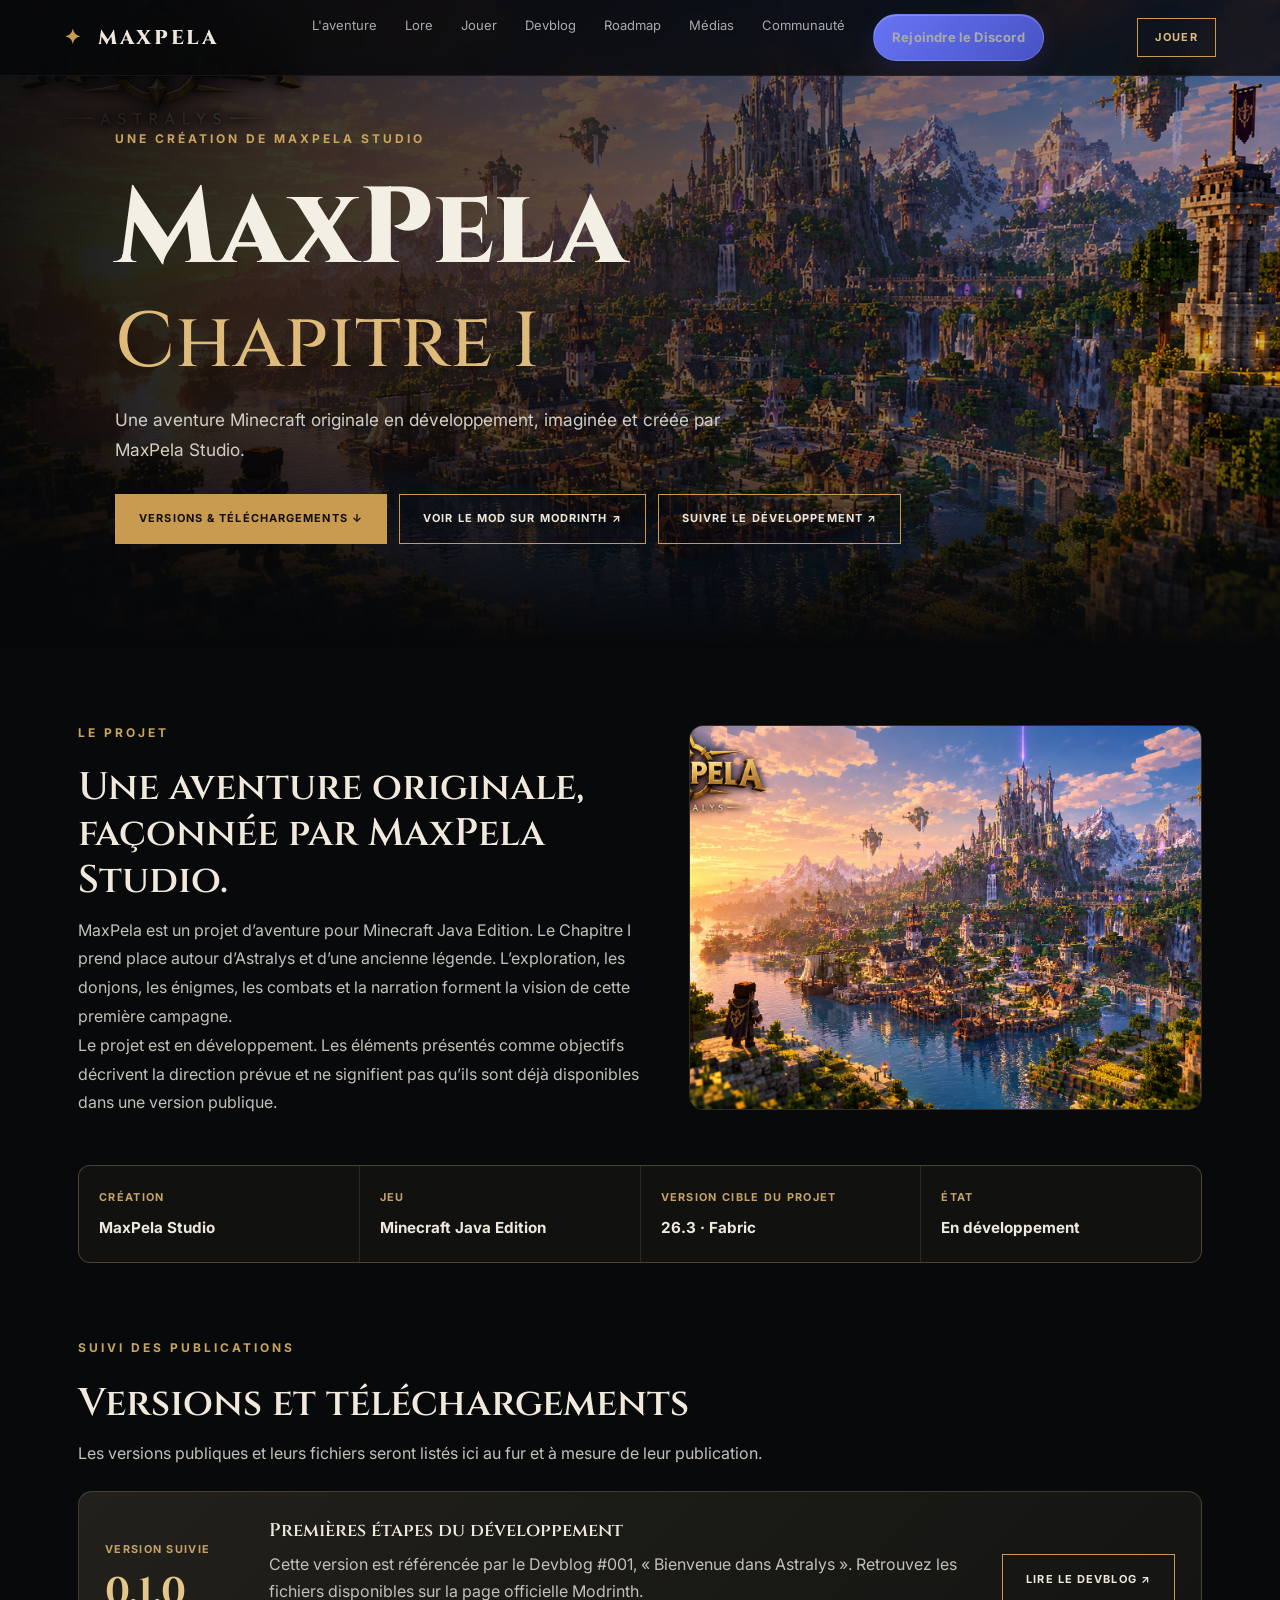
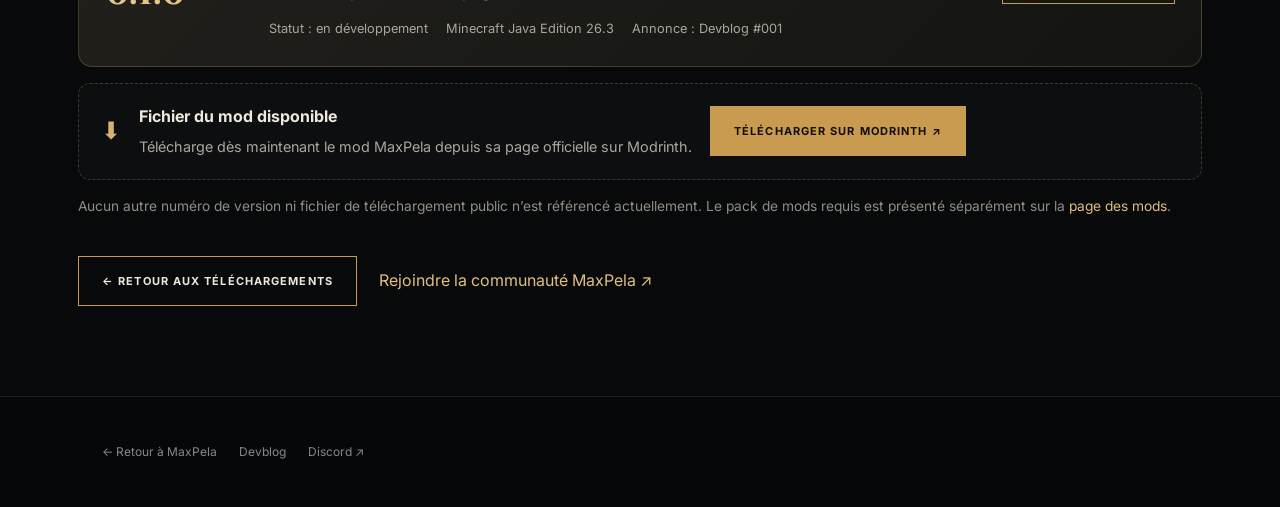
<file: maxpela-mod.html>
<!DOCTYPE html>
<html lang="fr">
<head>
    <meta charset="UTF-8">
    <meta name="viewport" content="width=device-width, initial-scale=1.0">
    <meta name="description" content="Découvrez MaxPela, une aventure Minecraft originale créée par MaxPela Studio, son développement et les versions disponibles.">
    <title>Le mod MaxPela — MaxPela Studio</title>
    <link rel="stylesheet" href="style.css">
    <link rel="preconnect" href="https://fonts.googleapis.com">
    <link rel="preconnect" href="https://fonts.gstatic.com" crossorigin>
    <link href="https://fonts.googleapis.com/css2?family=Cinzel:wght@500;600;700;800&family=Inter:wght@400;500;600;700&display=swap" rel="stylesheet">
</head>
<body>
<header class="navbar">
    <a href="index.html#accueil" class="logo"><span>✦</span> MAXPELA</a>
    <nav class="navigation" aria-label="Navigation principale">
        <a href="index.html#aventure">L'aventure</a>
        <a href="index.html#lore">Lore</a>
        <a href="index.html#jouer">Jouer</a>
        <a href="devblogs.html">Devblog</a>
        <a href="roadmap.html">Roadmap</a>
        <a href="index.html#medias">Médias</a>
        <a href="index.html#communaute">Communauté</a>
        <a href="https://discord.gg/DdwspU7JdT" target="_blank" rel="noopener noreferrer" class="discord-button">Rejoindre le Discord</a>
    </nav>
    <a href="index.html#jouer" class="nav-button">JOUER</a>
</header>

<main class="page-main maxpela-project-page">
    <section class="maxpela-project-hero">
        <div>
            <span class="eyebrow">UNE CRÉATION DE MAXPELA STUDIO</span>
            <h1>MaxPela<br><em>Chapitre I</em></h1>
            <p>Une aventure Minecraft originale en développement, imaginée et créée par MaxPela Studio.</p>
            <div class="maxpela-project-hero-actions">
                <a href="#versions-maxpela" class="button button-primary">VERSIONS & TÉLÉCHARGEMENTS ↓</a>
                <a href="https://modrinth.com/mod/maxpela" target="_blank" rel="noopener noreferrer" class="button button-secondary">VOIR LE MOD SUR MODRINTH ↗</a>
                <a href="devblogs.html#latest" class="button button-secondary">SUIVRE LE DÉVELOPPEMENT ↗</a>
            </div>
        </div>
    </section>

    <section class="maxpela-project-content">
        <div class="maxpela-project-intro">
            <div class="maxpela-project-copy">
                <span class="eyebrow">LE PROJET</span>
                <h2>Une aventure originale, façonnée par MaxPela Studio.</h2>
                <p>MaxPela est un projet d’aventure pour Minecraft Java Edition. Le Chapitre I prend place autour d’Astralys et d’une ancienne légende. L’exploration, les donjons, les énigmes, les combats et la narration forment la vision de cette première campagne.</p>
                <p>Le projet est en développement. Les éléments présentés comme objectifs décrivent la direction prévue et ne signifient pas qu’ils sont déjà disponibles dans une version publique.</p>
            </div>
            <img src="assets/astralys.png" alt="Illustration d’Astralys, village au cœur de l’univers de MaxPela" loading="lazy">
        </div>

        <section class="maxpela-project-facts" aria-label="Informations sur le projet">
            <article><span>CRÉATION</span><strong>MaxPela Studio</strong></article>
            <article><span>JEU</span><strong>Minecraft Java Edition</strong></article>
            <article><span>VERSION CIBLE DU PROJET</span><strong>26.3 · Fabric</strong></article>
            <article><span>ÉTAT</span><strong>En développement</strong></article>
        </section>

        <section id="versions-maxpela" class="maxpela-versions" aria-labelledby="maxpela-versions-title">
            <div class="maxpela-versions-heading">
                <div><span class="eyebrow">SUIVI DES PUBLICATIONS</span><h2 id="maxpela-versions-title">Versions et téléchargements</h2><p>Les versions publiques et leurs fichiers seront listés ici au fur et à mesure de leur publication.</p></div>
            </div>
            <article class="maxpela-version-card">
                <div class="maxpela-version-number"><span>VERSION SUIVIE</span><strong>0.1.0</strong></div>
                <div class="maxpela-version-details"><h3>Premières étapes du développement</h3><p>Cette version est référencée par le Devblog #001, « Bienvenue dans Astralys ». Retrouvez les fichiers disponibles sur la page officielle Modrinth.</p><div class="maxpela-version-meta"><span>Statut : en développement</span><span>Minecraft Java Edition 26.3</span><span>Annonce : Devblog #001</span></div></div>
                <a class="button button-secondary" href="devblogs.html#latest">LIRE LE DEVBLOG ↗</a>
            </article>
            <div class="maxpela-download-pending"><span aria-hidden="true">⬇</span><div><strong>Fichier du mod disponible</strong><p>Télécharge dès maintenant le mod MaxPela depuis sa page officielle sur Modrinth.</p></div><a class="button button-primary" href="https://modrinth.com/mod/maxpela" target="_blank" rel="noopener noreferrer">TÉLÉCHARGER SUR MODRINTH ↗</a></div>
            <p class="maxpela-version-note">Aucun autre numéro de version ni fichier de téléchargement public n’est référencé actuellement. Le pack de mods requis est présenté séparément sur la <a href="mods.html">page des mods</a>.</p>
        </section>

        <div class="maxpela-project-bottom"><a href="index.html#jouer" class="button button-secondary">← RETOUR AUX TÉLÉCHARGEMENTS</a><a href="https://discord.gg/DdwspU7JdT" target="_blank" rel="noopener noreferrer">Rejoindre la communauté MaxPela ↗</a></div>
    </section>
</main>

<footer><div class="footer-links"><a href="index.html">← Retour à MaxPela</a><a href="devblogs.html">Devblog</a><a href="https://discord.gg/DdwspU7JdT" target="_blank" rel="noopener noreferrer">Discord ↗</a></div></footer>
</body>
</html>
</file>
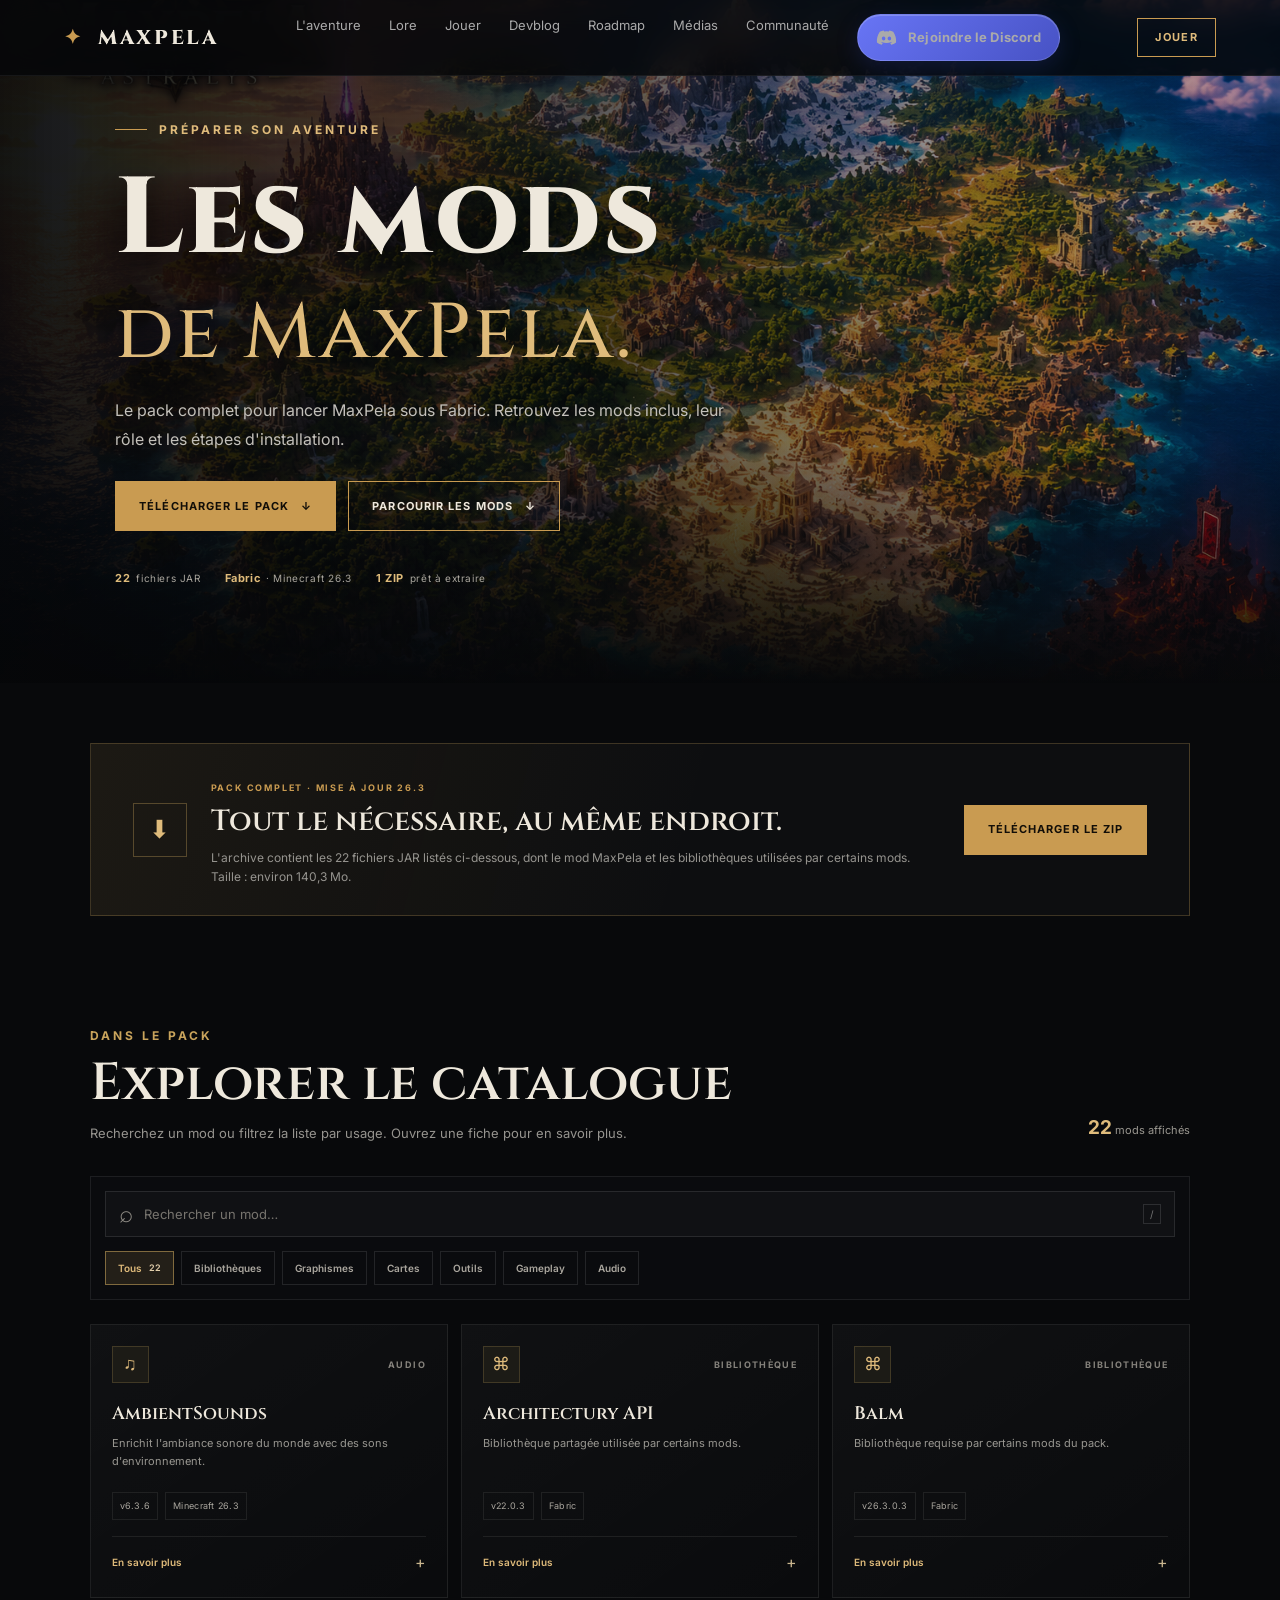
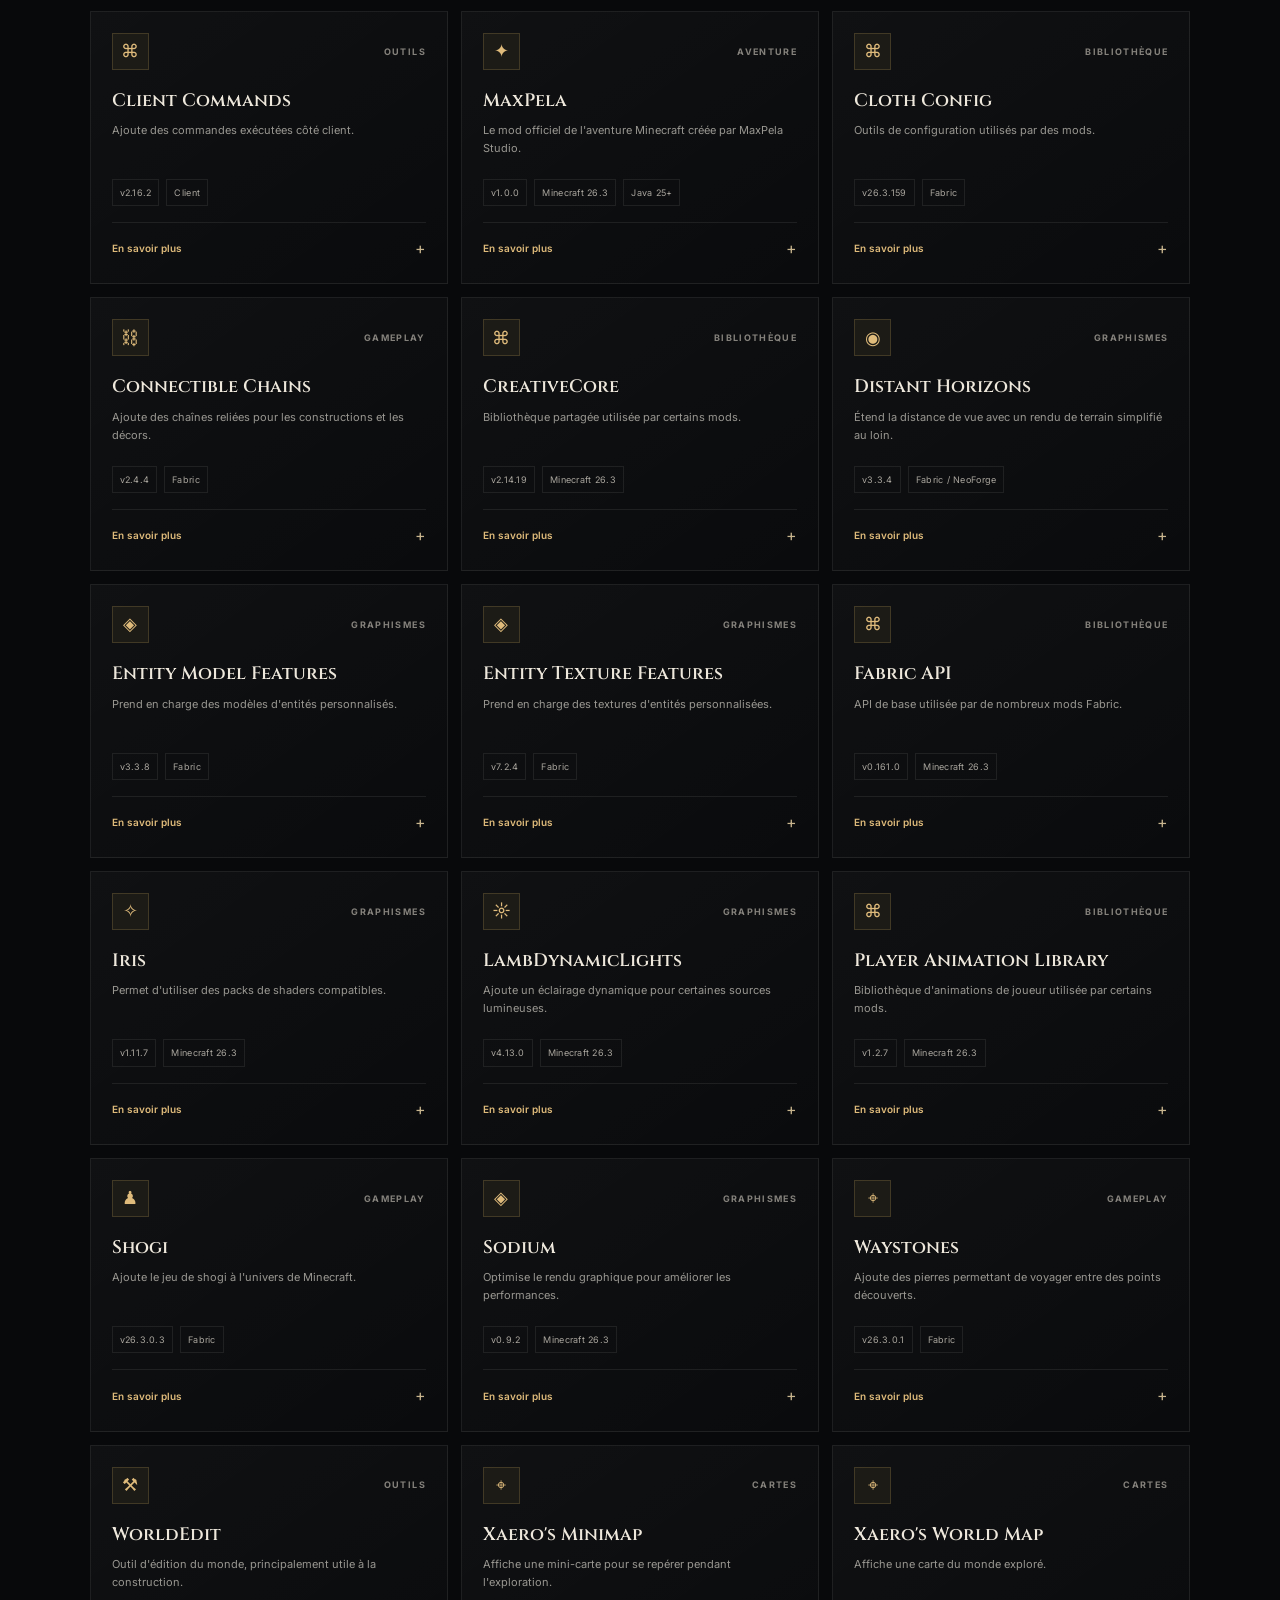
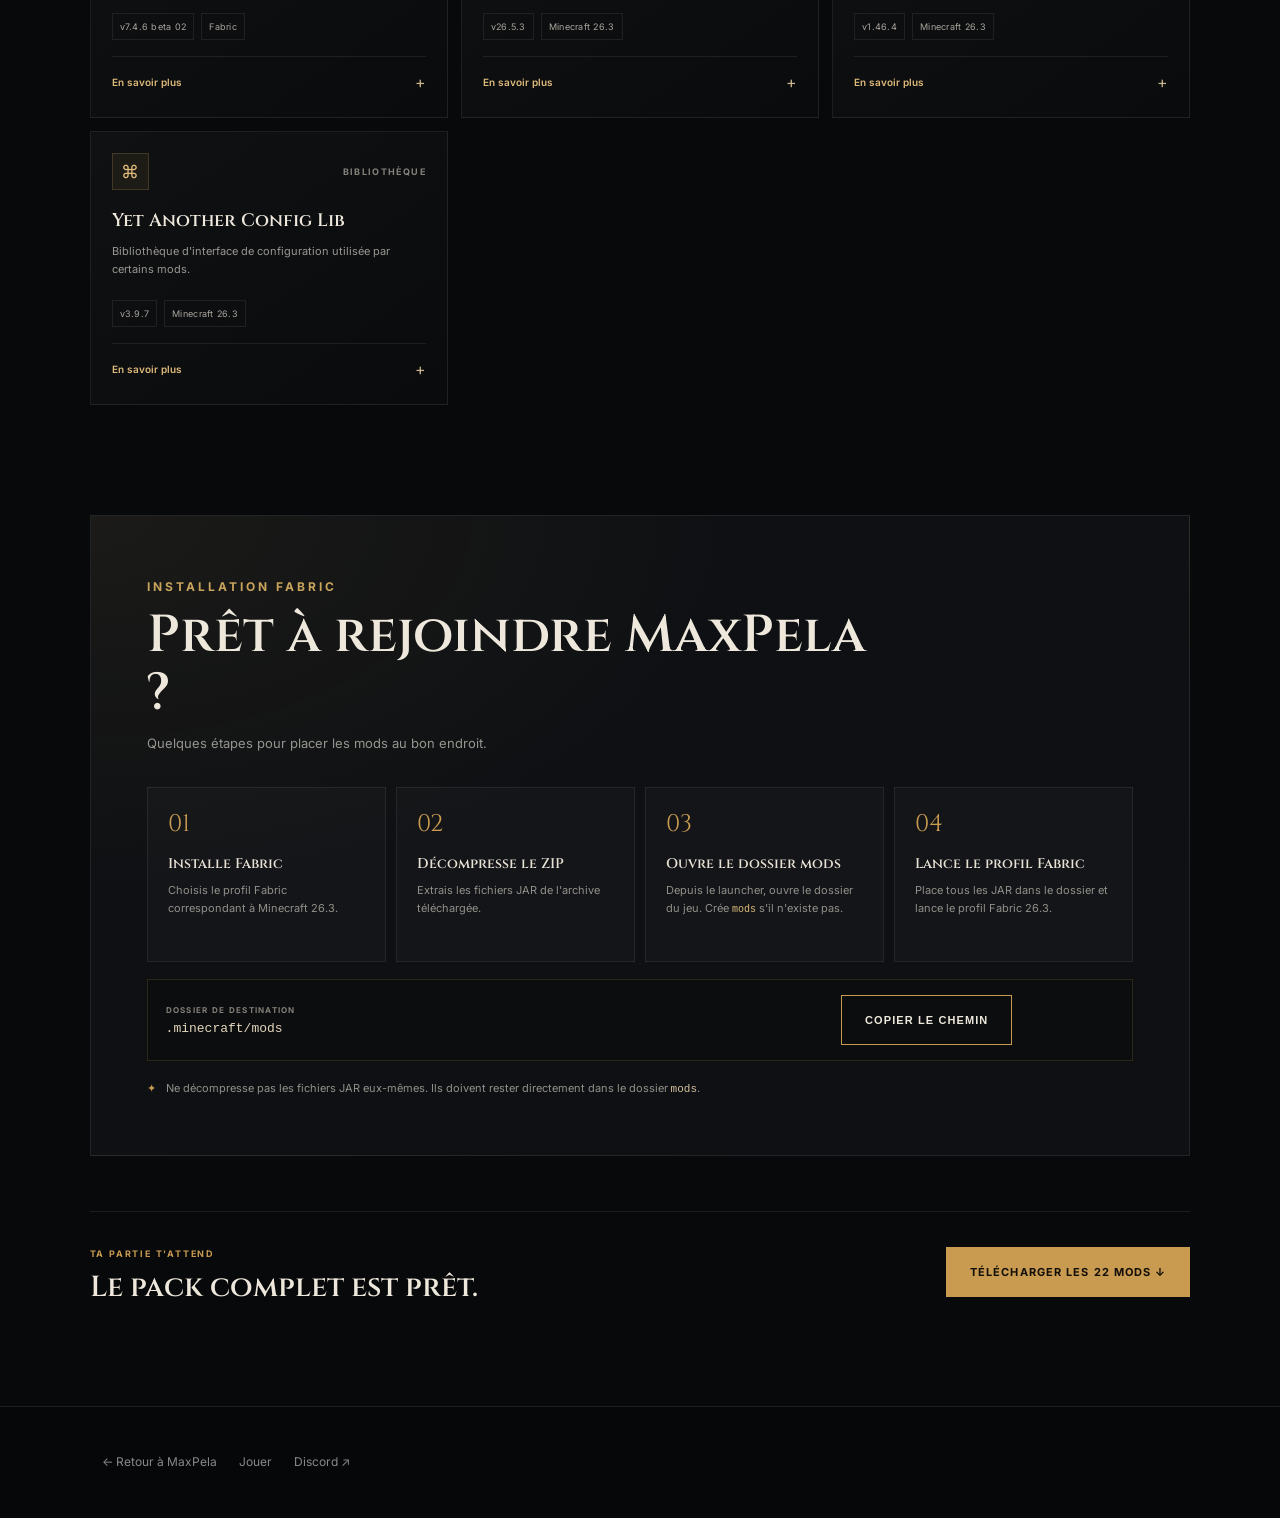
<file: mods.html>
﻿<!DOCTYPE html>
<html lang="fr">
<head>
    <meta charset="UTF-8">
    <meta name="viewport" content="width=device-width, initial-scale=1.0">
    <meta name="description" content="Téléchargez et installez le pack des mods MaxPela pour Fabric et Minecraft 26.3.">
    <title>Mods — MaxPela</title>
    <link rel="stylesheet" href="style.css">
    <link rel="preconnect" href="https://fonts.googleapis.com">
    <link rel="preconnect" href="https://fonts.gstatic.com" crossorigin>
    <link href="https://fonts.googleapis.com/css2?family=Cinzel:wght@500;600;700;800&family=Inter:wght@400;500;600;700&display=swap" rel="stylesheet">
</head>
<body>
<header class="navbar">
    <a href="index.html#accueil" class="logo"><span>✦</span> MAXPELA</a>
    <nav class="navigation" aria-label="Navigation principale">
        <a href="index.html#aventure">L'aventure</a>
        <a href="index.html#lore">Lore</a>
        <a href="index.html#jouer">Jouer</a>
        <a href="devblogs.html">Devblog</a>
        <a href="roadmap.html">Roadmap</a>
        <a href="index.html#medias">Médias</a>
        <a href="index.html#communaute">Communauté</a>
        <a href="https://discord.gg/DdwspU7JdT" target="_blank" rel="noopener noreferrer" class="discord-button">
            <svg class="discord-icon" viewBox="0 0 24 24" aria-hidden="true" focusable="false"><path fill="currentColor" d="M19.7 5.3a18.4 18.4 0 0 0-4.5-1.4l-.6 1.2a16.8 16.8 0 0 0-5.2 0l-.6-1.2a18.4 18.4 0 0 0-4.5 1.4C1.5 9.5.7 13.6 1.1 17.6a18.5 18.5 0 0 0 5.5 2.8l1.2-2a12 12 0 0 1-1.9-.9l.5-.4a13.2 13.2 0 0 0 11.2 0l.5.4a12 12 0 0 1-1.9.9l1.2 2a18.5 18.5 0 0 0 5.5-2.8c.5-4.7-.8-8.8-3.2-12.3ZM8.7 15.3c-1.1 0-2-1-2-2.2s.9-2.2 2-2.2 2 .9 2 2.2-.9 2.2-2 2.2Zm6.6 0c-1.1 0-2-1-2-2.2s.9-2.2 2-2.2 2 .9 2 2.2-.9 2.2-2 2.2Z"/></svg>
            Rejoindre le Discord
        </a>
    </nav>
    <a href="index.html#jouer" class="nav-button">JOUER</a>
</header>

<main class="page-main mods-redesign">
    <section class="mods-hero-v2">
        <div class="mods-hero-content">
            <span class="eyebrow">PRÉPARER SON AVENTURE</span>
            <h1>Les mods<br><em>de MaxPela.</em></h1>
            <p>Le pack complet pour lancer MaxPela sous Fabric. Retrouvez les mods inclus, leur rôle et les étapes d'installation.</p>
            <div class="mods-hero-actions">
                <a class="button button-primary" href="downloads/maxpela-mods-fabric-26.3.zip" download>TÉLÉCHARGER LE PACK <span aria-hidden="true">↓</span></a>
                <a class="button button-secondary" href="#catalogue-mods">PARCOURIR LES MODS <span aria-hidden="true">↓</span></a>
            </div>
            <div class="mods-hero-facts"><span><strong>22</strong> fichiers JAR</span><span><strong>Fabric</strong> · Minecraft 26.3</span><span><strong>1 ZIP</strong> prêt à extraire</span></div>
        </div>
    </section>

    <section class="mods-redesign-content">
        <div class="mods-download-panel">
            <div class="mods-download-emblem" aria-hidden="true">⬇</div>
            <div class="mods-download-copy">
                <span class="mods-kicker">PACK COMPLET · MISE À JOUR 26.3</span>
                <h2>Tout le nécessaire, au même endroit.</h2>
                <p>L'archive contient les 22 fichiers JAR listés ci-dessous, dont le mod MaxPela et les bibliothèques utilisées par certains mods. Taille : environ 140,3 Mo.</p>
            </div>
            <a class="button button-primary" href="downloads/maxpela-mods-fabric-26.3.zip" download>TÉLÉCHARGER LE ZIP</a>
        </div>

        <section id="catalogue-mods" class="mods-catalogue" aria-labelledby="mods-catalogue-title">
            <div class="mods-catalogue-heading">
                <div>
                    <span class="eyebrow">DANS LE PACK</span>
                    <h2 id="mods-catalogue-title">Explorer le catalogue</h2>
                    <p>Recherchez un mod ou filtrez la liste par usage. Ouvrez une fiche pour en savoir plus.</p>
                </div>
                <p class="mods-result-count" id="mods-result-count" aria-live="polite"><strong>22</strong> mods affichés</p>
            </div>

            <div class="mods-controls">
                <label class="mods-search-wrap">
                    <span aria-hidden="true">⌕</span>
                    <input id="mods-search" type="search" placeholder="Rechercher un mod…" autocomplete="off" aria-label="Rechercher dans les mods">
                    <kbd>/</kbd>
                </label>
                <div class="mods-filter-list" role="group" aria-label="Filtrer les mods par catégorie">
                    <button type="button" class="mods-filter is-active" data-filter="all" aria-pressed="true">Tous <span>22</span></button>
                    <button type="button" class="mods-filter" data-filter="libraries" aria-pressed="false">Bibliothèques</button>
                    <button type="button" class="mods-filter" data-filter="graphics" aria-pressed="false">Graphismes</button>
                    <button type="button" class="mods-filter" data-filter="maps" aria-pressed="false">Cartes</button>
                    <button type="button" class="mods-filter" data-filter="tools" aria-pressed="false">Outils</button>
                    <button type="button" class="mods-filter" data-filter="gameplay" aria-pressed="false">Gameplay</button>
                    <button type="button" class="mods-filter" data-filter="audio" aria-pressed="false">Audio</button>
                </div>
            </div>

            <div class="mods-card-grid" id="mods-card-grid">
                <article class="mod-item" data-category="audio" data-search="ambient sounds ambience sons ambiance nature">
                    <div class="mod-item-top"><span class="mod-item-icon">♫</span><span class="mod-category-label">Audio</span></div>
                    <h3>AmbientSounds</h3><p>Enrichit l'ambiance sonore du monde avec des sons d'environnement.</p>
                    <div class="mod-item-meta"><span>v6.3.6</span><span>Minecraft 26.3</span></div>
                    <details><summary>En savoir plus</summary><p>Mod d'ambiance sonore. Fichier inclus : <code>AmbientSounds_FABRIC_v6.3.6_mc26.3.jar</code></p></details>
                </article>
                <article class="mod-item" data-category="libraries" data-search="architectury api bibliothèque dependance">
                    <div class="mod-item-top"><span class="mod-item-icon">⌘</span><span class="mod-category-label">Bibliothèque</span></div>
                    <h3>Architectury API</h3><p>Bibliothèque partagée utilisée par certains mods.</p>
                    <div class="mod-item-meta"><span>v22.0.3</span><span>Fabric</span></div>
                    <details><summary>En savoir plus</summary><p>Gardez cette bibliothèque avec les mods qui en ont besoin. Fichier inclus : <code>architectury-fabric-22.0.3.jar</code></p></details>
                </article>
                <article class="mod-item" data-category="libraries" data-search="balm bibliothèque dependance waystones">
                    <div class="mod-item-top"><span class="mod-item-icon">⌘</span><span class="mod-category-label">Bibliothèque</span></div>
                    <h3>Balm</h3><p>Bibliothèque requise par certains mods du pack.</p>
                    <div class="mod-item-meta"><span>v26.3.0.3</span><span>Fabric</span></div>
                    <details><summary>En savoir plus</summary><p>Fichier inclus : <code>balm-fabric-26.3-26.3.0.3.jar</code></p></details>
                </article>
                <article class="mod-item" data-category="tools" data-search="clientcommands commandes client utilitaire">
                    <div class="mod-item-top"><span class="mod-item-icon">⌘</span><span class="mod-category-label">Outils</span></div>
                    <h3>Client Commands</h3><p>Ajoute des commandes exécutées côté client.</p>
                    <div class="mod-item-meta"><span>v2.16.2</span><span>Client</span></div>
                    <details><summary>En savoir plus</summary><p>Fichier inclus : <code>clientcommands-2.16.2.jar</code></p></details>
                </article>
                <article class="mod-item" data-category="gameplay" data-search="maxpela aventure chapitre i mod officiel">
                    <div class="mod-item-top"><span class="mod-item-icon">✦</span><span class="mod-category-label">Aventure</span></div>
                    <h3>MaxPela</h3><p>Le mod officiel de l'aventure Minecraft créée par MaxPela Studio.</p>
                    <div class="mod-item-meta"><span>v1.0.0</span><span>Minecraft 26.3</span><span>Java 25+</span></div>
                    <details><summary>En savoir plus</summary><p>Fichier inclus : <code>maxpela-1.0.0.jar</code></p></details>
                </article>
                <article class="mod-item" data-category="libraries" data-search="cloth config configuration bibliothèque menu options">
                    <div class="mod-item-top"><span class="mod-item-icon">⌘</span><span class="mod-category-label">Bibliothèque</span></div>
                    <h3>Cloth Config</h3><p>Outils de configuration utilisés par des mods.</p>
                    <div class="mod-item-meta"><span>v26.3.159</span><span>Fabric</span></div>
                    <details><summary>En savoir plus</summary><p>Fichier inclus : <code>cloth-config-fabric-26.3.159.jar</code></p></details>
                </article>
                <article class="mod-item" data-category="gameplay" data-search="connectible chains chaînes chaines construction décoration decoration">
                    <div class="mod-item-top"><span class="mod-item-icon">⛓</span><span class="mod-category-label">Gameplay</span></div>
                    <h3>Connectible Chains</h3><p>Ajoute des chaînes reliées pour les constructions et les décors.</p>
                    <div class="mod-item-meta"><span>v2.4.4</span><span>Fabric</span></div>
                    <details><summary>En savoir plus</summary><p>Fichier inclus : <code>connectiblechains-2.4.4+26.3-fabric.jar</code></p></details>
                </article>
                <article class="mod-item" data-category="libraries" data-search="creativecore creative core bibliothèque dependance">
                    <div class="mod-item-top"><span class="mod-item-icon">⌘</span><span class="mod-category-label">Bibliothèque</span></div>
                    <h3>CreativeCore</h3><p>Bibliothèque partagée utilisée par certains mods.</p>
                    <div class="mod-item-meta"><span>v2.14.19</span><span>Minecraft 26.3</span></div>
                    <details><summary>En savoir plus</summary><p>Fichier inclus : <code>CreativeCore_FABRIC_v2.14.19_mc26.3.jar</code></p></details>
                </article>
                <article class="mod-item" data-category="graphics" data-search="distant horizons lod distance horizon chunks paysage rendu">
                    <div class="mod-item-top"><span class="mod-item-icon">◉</span><span class="mod-category-label">Graphismes</span></div>
                    <h3>Distant Horizons</h3><p>Étend la distance de vue avec un rendu de terrain simplifié au loin.</p>
                    <div class="mod-item-meta"><span>v3.3.4</span><span>Fabric / NeoForge</span></div>
                    <details><summary>En savoir plus</summary><p>Fichier inclus : <code>DistantHorizons-3.3.4-26.3-fabric-neoforge.jar</code></p></details>
                </article>
                <article class="mod-item" data-category="graphics" data-search="entity model features emf modèles modeles entités entites">
                    <div class="mod-item-top"><span class="mod-item-icon">◈</span><span class="mod-category-label">Graphismes</span></div>
                    <h3>Entity Model Features</h3><p>Prend en charge des modèles d'entités personnalisés.</p>
                    <div class="mod-item-meta"><span>v3.3.8</span><span>Fabric</span></div>
                    <details><summary>En savoir plus</summary><p>Fichier inclus : <code>entity_model_features-3.3.8-26.3-fabric.jar</code></p></details>
                </article>
                <article class="mod-item" data-category="graphics" data-search="entity texture features ETF textures entités entites">
                    <div class="mod-item-top"><span class="mod-item-icon">◈</span><span class="mod-category-label">Graphismes</span></div>
                    <h3>Entity Texture Features</h3><p>Prend en charge des textures d'entités personnalisées.</p>
                    <div class="mod-item-meta"><span>v7.2.4</span><span>Fabric</span></div>
                    <details><summary>En savoir plus</summary><p>Fichier inclus : <code>entity_texture_features-7.2.4-26.3-fabric.jar</code></p></details>
                </article>
                <article class="mod-item" data-category="libraries" data-search="fabric api bibliothèque officielle dependance">
                    <div class="mod-item-top"><span class="mod-item-icon">⌘</span><span class="mod-category-label">Bibliothèque</span></div>
                    <h3>Fabric API</h3><p>API de base utilisée par de nombreux mods Fabric.</p>
                    <div class="mod-item-meta"><span>v0.161.0</span><span>Minecraft 26.3</span></div>
                    <details><summary>En savoir plus</summary><p>Fichier inclus : <code>fabric-api-0.161.0+26.3.jar</code></p></details>
                </article>
                <article class="mod-item" data-category="graphics" data-search="iris shaders shader pack chargeur lumière lumiere">
                    <div class="mod-item-top"><span class="mod-item-icon">✧</span><span class="mod-category-label">Graphismes</span></div>
                    <h3>Iris</h3><p>Permet d'utiliser des packs de shaders compatibles.</p>
                    <div class="mod-item-meta"><span>v1.11.7</span><span>Minecraft 26.3</span></div>
                    <details><summary>En savoir plus</summary><p>Fichier inclus : <code>iris-fabric-1.11.7+mc26.3.jar</code></p></details>
                </article>
                <article class="mod-item" data-category="graphics" data-search="lambdynamiclights dynamic lights éclairage dynamique eclairage torche">
                    <div class="mod-item-top"><span class="mod-item-icon">☼</span><span class="mod-category-label">Graphismes</span></div>
                    <h3>LambDynamicLights</h3><p>Ajoute un éclairage dynamique pour certaines sources lumineuses.</p>
                    <div class="mod-item-meta"><span>v4.13.0</span><span>Minecraft 26.3</span></div>
                    <details><summary>En savoir plus</summary><p>Fichier inclus : <code>lambdynamiclights-4.13.0+26.3.jar</code></p></details>
                </article>
                <article class="mod-item" data-category="libraries" data-search="player animation library animations bibliothèque dependance">
                    <div class="mod-item-top"><span class="mod-item-icon">⌘</span><span class="mod-category-label">Bibliothèque</span></div>
                    <h3>Player Animation Library</h3><p>Bibliothèque d'animations de joueur utilisée par certains mods.</p>
                    <div class="mod-item-meta"><span>v1.2.7</span><span>Minecraft 26.3</span></div>
                    <details><summary>En savoir plus</summary><p>Fichier inclus : <code>PlayerAnimationLibMerged-1.2.7+mc.26.3.jar</code></p></details>
                </article>
                <article class="mod-item" data-category="gameplay" data-search="shogi jeu échecs japonais echecs japonais">
                    <div class="mod-item-top"><span class="mod-item-icon">♟</span><span class="mod-category-label">Gameplay</span></div>
                    <h3>Shogi</h3><p>Ajoute le jeu de shogi à l'univers de Minecraft.</p>
                    <div class="mod-item-meta"><span>v26.3.0.3</span><span>Fabric</span></div>
                    <details><summary>En savoir plus</summary><p>Fichier inclus : <code>shogi-fabric-26.3-26.3.0.3.jar</code></p></details>
                </article>
                <article class="mod-item" data-category="graphics" data-search="sodium performance rendu fps optimisation optimisation graphique">
                    <div class="mod-item-top"><span class="mod-item-icon">◈</span><span class="mod-category-label">Graphismes</span></div>
                    <h3>Sodium</h3><p>Optimise le rendu graphique pour améliorer les performances.</p>
                    <div class="mod-item-meta"><span>v0.9.2</span><span>Minecraft 26.3</span></div>
                    <details><summary>En savoir plus</summary><p>Fichier inclus : <code>sodium-fabric-0.9.2+mc26.3.jar</code></p></details>
                </article>
                <article class="mod-item" data-category="gameplay" data-search="waystones pierres téléportation teleportation déplacement deplacement voyage">
                    <div class="mod-item-top"><span class="mod-item-icon">⌖</span><span class="mod-category-label">Gameplay</span></div>
                    <h3>Waystones</h3><p>Ajoute des pierres permettant de voyager entre des points découverts.</p>
                    <div class="mod-item-meta"><span>v26.3.0.1</span><span>Fabric</span></div>
                    <details><summary>En savoir plus</summary><p>Fichier inclus : <code>waystones-fabric-26.3-26.3.0.1.jar</code></p></details>
                </article>
                <article class="mod-item" data-category="tools" data-search="worldedit construction édition edition monde outil build">
                    <div class="mod-item-top"><span class="mod-item-icon">⚒</span><span class="mod-category-label">Outils</span></div>
                    <h3>WorldEdit</h3><p>Outil d'édition du monde, principalement utile à la construction.</p>
                    <div class="mod-item-meta"><span>v7.4.6 beta 02</span><span>Fabric</span></div>
                    <details><summary>En savoir plus</summary><p>Fichier inclus : <code>worldedit-mod-7.4.6-beta-02.jar</code></p></details>
                </article>
                <article class="mod-item" data-category="maps" data-search="xaero minimap mini carte carte exploration">
                    <div class="mod-item-top"><span class="mod-item-icon">⌖</span><span class="mod-category-label">Cartes</span></div>
                    <h3>Xaero's Minimap</h3><p>Affiche une mini-carte pour se repérer pendant l'exploration.</p>
                    <div class="mod-item-meta"><span>v26.5.3</span><span>Minecraft 26.3</span></div>
                    <details><summary>En savoir plus</summary><p>Fichier inclus : <code>xaerominimap-fabric-26.3-26.5.3.jar</code></p></details>
                </article>
                <article class="mod-item" data-category="maps" data-search="xaero world map monde carte exploration">
                    <div class="mod-item-top"><span class="mod-item-icon">⌖</span><span class="mod-category-label">Cartes</span></div>
                    <h3>Xaero's World Map</h3><p>Affiche une carte du monde exploré.</p>
                    <div class="mod-item-meta"><span>v1.46.4</span><span>Minecraft 26.3</span></div>
                    <details><summary>En savoir plus</summary><p>Fichier inclus : <code>xaeroworldmap-fabric-26.3-1.46.4.jar</code></p></details>
                </article>
                <article class="mod-item" data-category="libraries" data-search="yet another config library yacl bibliothèque configuration menu">
                    <div class="mod-item-top"><span class="mod-item-icon">⌘</span><span class="mod-category-label">Bibliothèque</span></div>
                    <h3>Yet Another Config Lib</h3><p>Bibliothèque d'interface de configuration utilisée par certains mods.</p>
                    <div class="mod-item-meta"><span>v3.9.7</span><span>Minecraft 26.3</span></div>
                    <details><summary>En savoir plus</summary><p>Fichier inclus : <code>yet_another_config_lib_v3-3.9.7+26.3-fabric.jar</code></p></details>
                </article>
            </div>
            <p class="mods-empty-state" id="mods-empty-state" hidden>Aucun mod ne correspond à cette recherche. <button type="button" id="mods-reset">Effacer les filtres</button></p>
        </section>

        <section id="installation-mods" class="mods-install-guide" aria-labelledby="mods-install-title">
            <div class="mods-install-heading">
                <span class="eyebrow">INSTALLATION FABRIC</span>
                <h2 id="mods-install-title">Prêt à rejoindre MaxPela ?</h2>
                <p>Quelques étapes pour placer les mods au bon endroit.</p>
            </div>
            <div class="mods-install-steps">
                <article><span>01</span><h3>Installe Fabric</h3><p>Choisis le profil Fabric correspondant à Minecraft 26.3.</p></article>
                <article><span>02</span><h3>Décompresse le ZIP</h3><p>Extrais les fichiers JAR de l'archive téléchargée.</p></article>
                <article><span>03</span><h3>Ouvre le dossier mods</h3><p>Depuis le launcher, ouvre le dossier du jeu. Crée <code>mods</code> s'il n'existe pas.</p></article>
                <article><span>04</span><h3>Lance le profil Fabric</h3><p>Place tous les JAR dans le dossier et lance le profil Fabric 26.3.</p></article>
            </div>
            <div class="mods-path-copy-row">
                <div><span>DOSSIER DE DESTINATION</span><code id="mods-path">.minecraft/mods</code></div>
                <button type="button" class="button button-secondary" id="copy-mods-path">COPIER LE CHEMIN</button>
                <span class="mods-copy-status" id="mods-copy-status" aria-live="polite"></span>
            </div>
            <p class="mods-install-note"><span aria-hidden="true">✦</span> Ne décompresse pas les fichiers JAR eux-mêmes. Ils doivent rester directement dans le dossier <code>mods</code>.</p>
        </section>

        <div class="mods-bottom-cta">
            <div><span class="mods-kicker">TA PARTIE T'ATTEND</span><h2>Le pack complet est prêt.</h2></div>
            <a class="button button-primary" href="downloads/maxpela-mods-fabric-26.3.zip" download>TÉLÉCHARGER LES 22 MODS ↓</a>
        </div>
    </section>
</main>

<footer><div class="footer-links"><a href="index.html">← Retour à MaxPela</a><a href="index.html#jouer">Jouer</a><a href="https://discord.gg/DdwspU7JdT" target="_blank" rel="noopener noreferrer">Discord ↗</a></div></footer>

<script>
(() => {
    const cards = [...document.querySelectorAll(".mod-item")];
    const search = document.getElementById("mods-search");
    const filters = [...document.querySelectorAll(".mods-filter")];
    const count = document.getElementById("mods-result-count");
    const empty = document.getElementById("mods-empty-state");
    let activeFilter = "all";

    const normalize = (value) => value.normalize("NFD").replace(/[\u0300-\u036f]/g, "").toLowerCase();
    const applyFilters = () => {
        const query = normalize(search.value.trim());
        let visible = 0;
        cards.forEach((card) => {
            const matchesCategory = activeFilter === "all" || card.dataset.category === activeFilter;
            const searchable = normalize(card.innerText + " " + card.dataset.search);
            const matchesSearch = !query || searchable.includes(query);
            const show = matchesCategory && matchesSearch;
            card.hidden = !show;
            if (show) visible++;
        });
        count.innerHTML = `<strong>${visible}</strong> mod${visible > 1 ? "s" : ""} affiché${visible > 1 ? "s" : ""}`;
        empty.hidden = visible !== 0;
    };

    filters.forEach((button) => button.addEventListener("click", () => {
        activeFilter = button.dataset.filter;
        filters.forEach((item) => {
            const active = item === button;
            item.classList.toggle("is-active", active);
            item.setAttribute("aria-pressed", String(active));
        });
        applyFilters();
    }));
    search.addEventListener("input", applyFilters);
    document.getElementById("mods-reset").addEventListener("click", () => {
        search.value = "";
        activeFilter = "all";
        filters.forEach((item) => {
            const active = item.dataset.filter === "all";
            item.classList.toggle("is-active", active);
            item.setAttribute("aria-pressed", String(active));
        });
        applyFilters();
        search.focus();
    });
    document.addEventListener("keydown", (event) => {
        if (event.key === "/" && !["INPUT", "TEXTAREA"].includes(document.activeElement.tagName)) {
            event.preventDefault();
            search.focus();
        }
    });

    const copyButton = document.getElementById("copy-mods-path");
    const copyStatus = document.getElementById("mods-copy-status");
    copyButton.addEventListener("click", async () => {
        try {
            if (navigator.clipboard?.writeText) {
                await navigator.clipboard.writeText(".minecraft/mods");
            } else {
                const field = document.createElement("textarea");
                field.value = ".minecraft/mods";
                field.setAttribute("readonly", "");
                field.style.position = "fixed";
                field.style.opacity = "0";
                document.body.appendChild(field);
                field.select();
                const copied = document.execCommand("copy");
                field.remove();
                if (!copied) throw new Error("Copy unavailable");
            }
            copyStatus.textContent = "Chemin copié !";
        } catch {
            copyStatus.textContent = "Chemin : .minecraft/mods";
        }
        window.setTimeout(() => { copyStatus.textContent = ""; }, 2600);
    });
})();
</script>
</body>
</html>
</file>
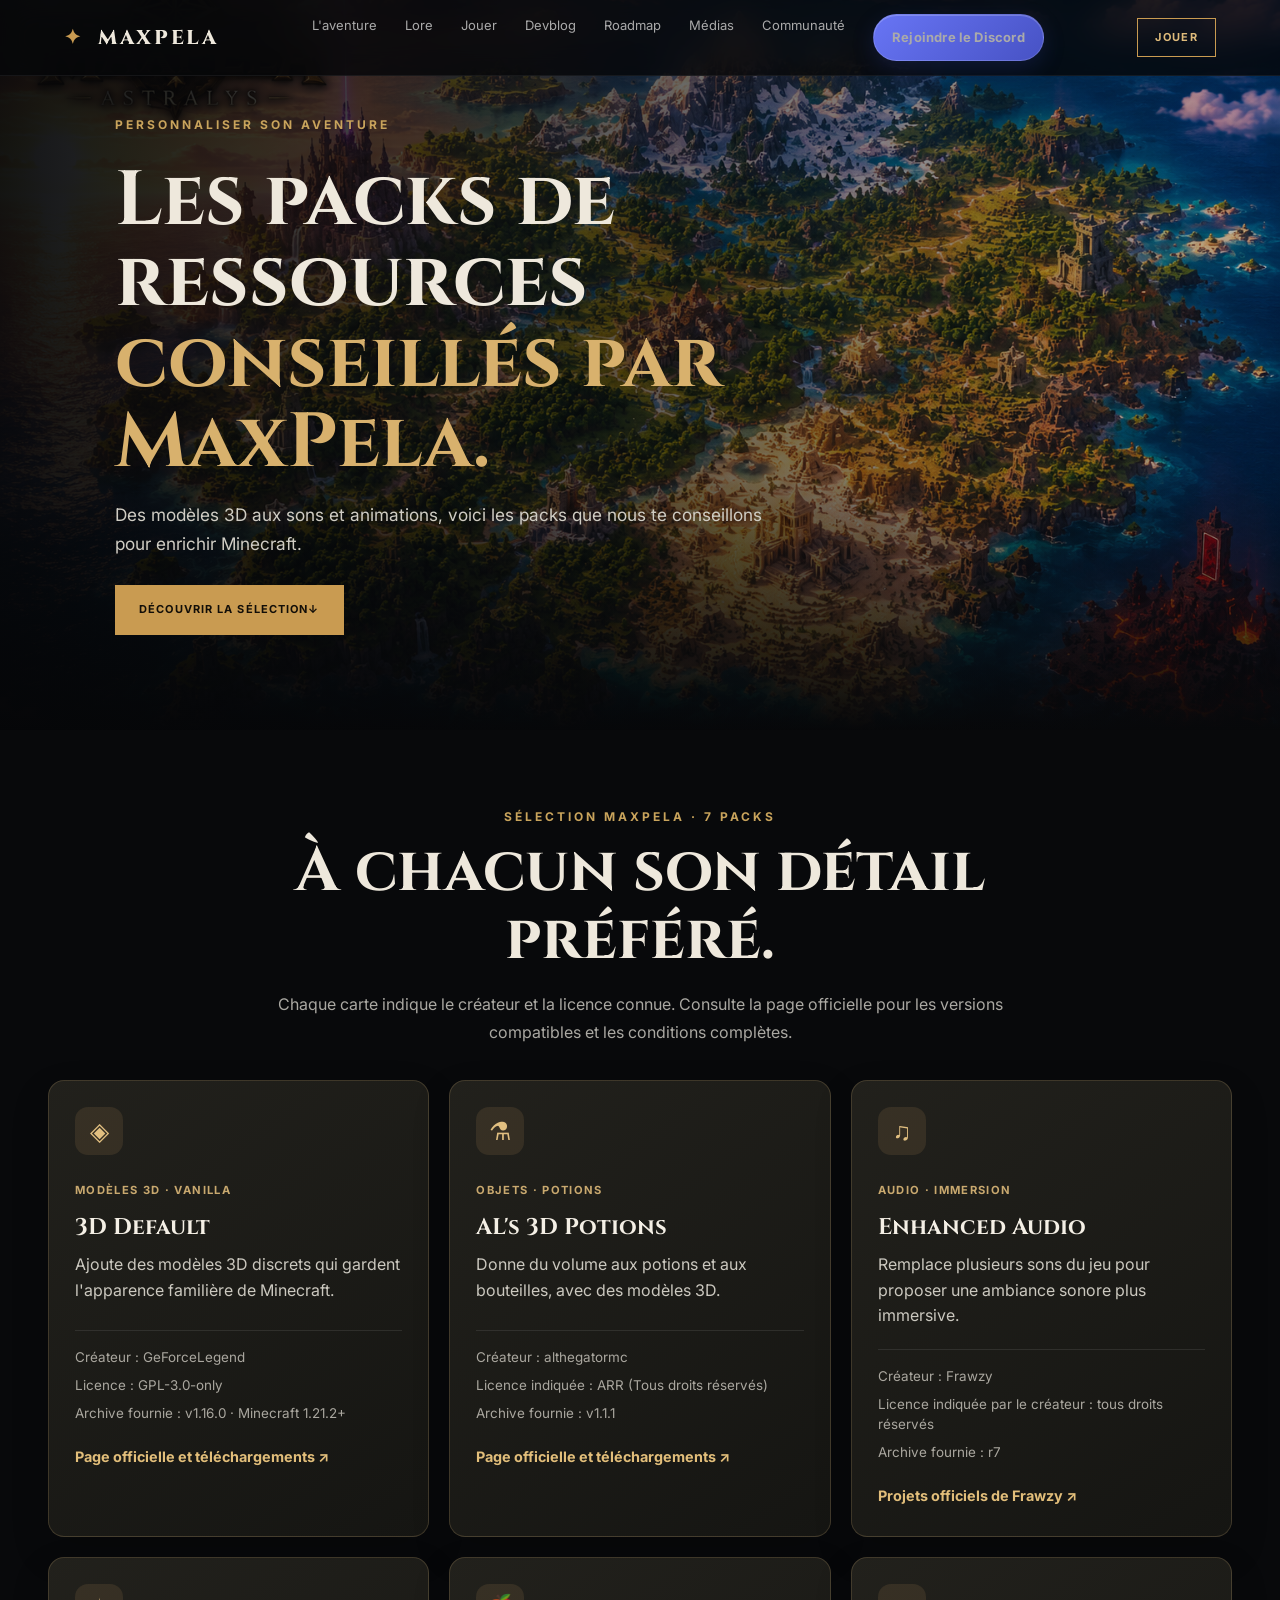
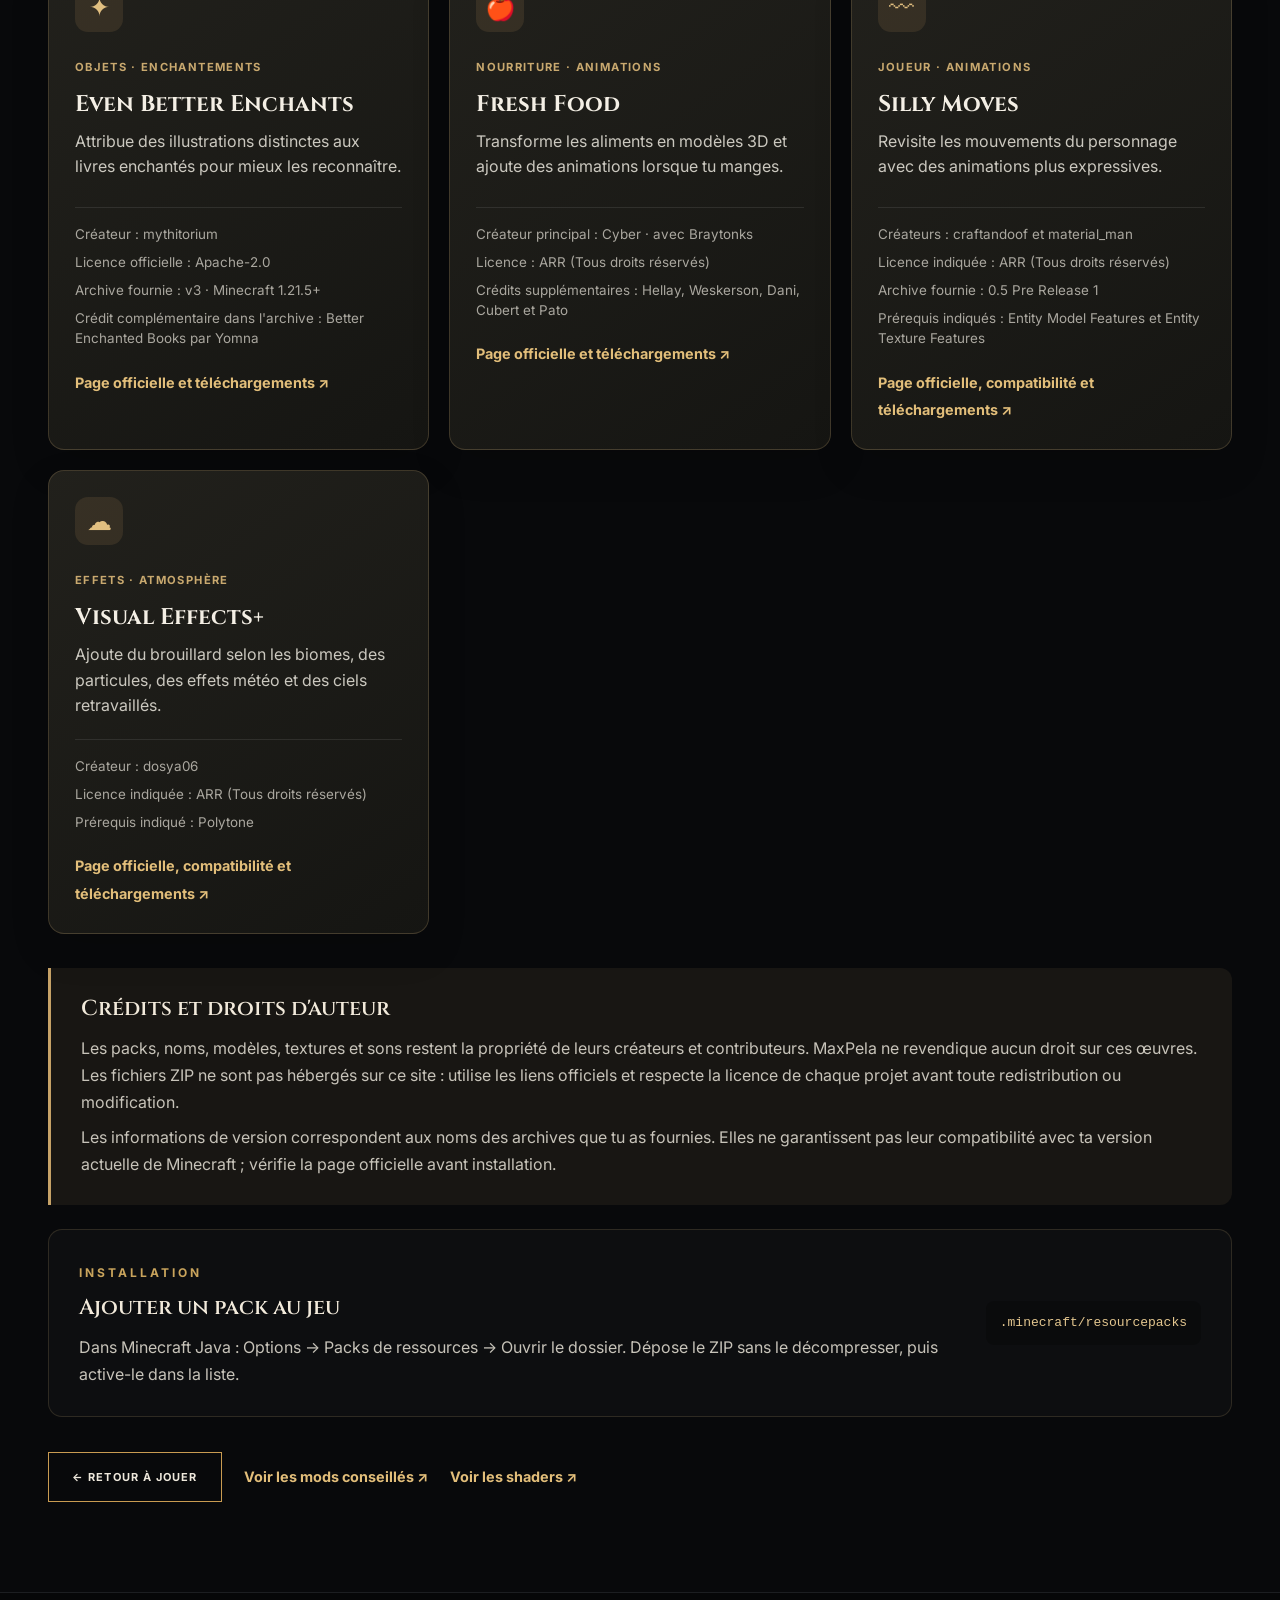
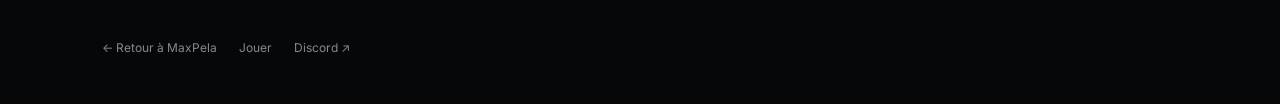
<file: resourcepacks.html>
<!DOCTYPE html>
<html lang="fr">
<head>
    <meta charset="UTF-8">
    <meta name="viewport" content="width=device-width, initial-scale=1.0">
    <meta name="description" content="Découvrez les packs de ressources conseillés par MaxPela, leurs créateurs et leurs licences.">
    <title>Packs de ressources conseillés — MaxPela</title>
    <link rel="stylesheet" href="style.css">
    <link rel="preconnect" href="https://fonts.googleapis.com">
    <link rel="preconnect" href="https://fonts.gstatic.com" crossorigin>
    <link href="https://fonts.googleapis.com/css2?family=Cinzel:wght@500;600;700;800&family=Inter:wght@400;500;600;700&display=swap" rel="stylesheet">
</head>
<body>
<header class="navbar">
    <a href="index.html#accueil" class="logo"><span>✦</span> MAXPELA</a>
    <nav class="navigation" aria-label="Navigation principale">
        <a href="index.html#aventure">L'aventure</a>
        <a href="index.html#lore">Lore</a>
        <a href="index.html#jouer">Jouer</a>
        <a href="devblogs.html">Devblog</a>
        <a href="roadmap.html">Roadmap</a>
        <a href="index.html#medias">Médias</a>
        <a href="index.html#communaute">Communauté</a>
        <a href="https://discord.gg/DdwspU7JdT" target="_blank" rel="noopener noreferrer" class="discord-button">Rejoindre le Discord</a>
    </nav>
    <a href="index.html#jouer" class="nav-button">JOUER</a>
</header>

<main class="page-main resourcepacks-page">
    <section class="resourcepacks-hero">
        <span class="eyebrow">PERSONNALISER SON AVENTURE</span>
        <h1>Les packs de ressources<br><em>conseillés par MaxPela.</em></h1>
        <p>Des modèles 3D aux sons et animations, voici les packs que nous te conseillons pour enrichir Minecraft.</p>
        <a class="button button-primary" href="#catalogue-packs">DÉCOUVRIR LA SÉLECTION <span aria-hidden="true">↓</span></a>
    </section>

    <section class="resourcepacks-content" id="catalogue-packs" aria-labelledby="packs-title">
        <header class="section-title">
            <p class="eyebrow">SÉLECTION MAXPELA · 7 PACKS</p>
            <h2 id="packs-title">À chacun son détail préféré.</h2>
            <p>Chaque carte indique le créateur et la licence connue. Consulte la page officielle pour les versions compatibles et les conditions complètes.</p>
        </header>
        <div class="resourcepacks-grid">
            <article class="resourcepack-card"><div class="resourcepack-icon" aria-hidden="true">◈</div><span class="resourcepack-category">MODÈLES 3D · VANILLA</span><h3>3D Default</h3><p>Ajoute des modèles 3D discrets qui gardent l'apparence familière de Minecraft.</p><div class="resourcepack-meta"><span>Créateur : GeForceLegend</span><span>Licence : GPL-3.0-only</span><span>Archive fournie : v1.16.0 · Minecraft 1.21.2+</span></div><a href="https://modrinth.com/resourcepack/3d-default" target="_blank" rel="noopener noreferrer">Page officielle et téléchargements ↗</a></article>
            <article class="resourcepack-card"><div class="resourcepack-icon" aria-hidden="true">⚗</div><span class="resourcepack-category">OBJETS · POTIONS</span><h3>AL's 3D Potions</h3><p>Donne du volume aux potions et aux bouteilles, avec des modèles 3D.</p><div class="resourcepack-meta"><span>Créateur : althegatormc</span><span>Licence indiquée : ARR (Tous droits réservés)</span><span>Archive fournie : v1.1.1</span></div><a href="https://modrinth.com/resourcepack/als-3d-potions" target="_blank" rel="noopener noreferrer">Page officielle et téléchargements ↗</a></article>
            <article class="resourcepack-card"><div class="resourcepack-icon" aria-hidden="true">♫</div><span class="resourcepack-category">AUDIO · IMMERSION</span><h3>Enhanced Audio</h3><p>Remplace plusieurs sons du jeu pour proposer une ambiance sonore plus immersive.</p><div class="resourcepack-meta"><span>Créateur : Frawzy</span><span>Licence indiquée par le créateur : tous droits réservés</span><span>Archive fournie : r7</span></div><a href="https://modrinth.com/user/Frawzy/resourcepacks" target="_blank" rel="noopener noreferrer">Projets officiels de Frawzy ↗</a></article>
            <article class="resourcepack-card"><div class="resourcepack-icon" aria-hidden="true">✦</div><span class="resourcepack-category">OBJETS · ENCHANTEMENTS</span><h3>Even Better Enchants</h3><p>Attribue des illustrations distinctes aux livres enchantés pour mieux les reconnaître.</p><div class="resourcepack-meta"><span>Créateur : mythitorium</span><span>Licence officielle : Apache-2.0</span><span>Archive fournie : v3 · Minecraft 1.21.5+</span><span>Crédit complémentaire dans l'archive : Better Enchanted Books par Yomna</span></div><a href="https://modrinth.com/resourcepack/even-better-enchants" target="_blank" rel="noopener noreferrer">Page officielle et téléchargements ↗</a></article>
            <article class="resourcepack-card"><div class="resourcepack-icon" aria-hidden="true">🍎</div><span class="resourcepack-category">NOURRITURE · ANIMATIONS</span><h3>Fresh Food</h3><p>Transforme les aliments en modèles 3D et ajoute des animations lorsque tu manges.</p><div class="resourcepack-meta"><span>Créateur principal : Cyber · avec Braytonks</span><span>Licence : ARR (Tous droits réservés)</span><span>Crédits supplémentaires : Hellay, Weskerson, Dani, Cubert et Pato</span></div><a href="https://modrinth.com/resourcepack/fresh-food" target="_blank" rel="noopener noreferrer">Page officielle et téléchargements ↗</a></article>
            <article class="resourcepack-card"><div class="resourcepack-icon" aria-hidden="true">〰</div><span class="resourcepack-category">JOUEUR · ANIMATIONS</span><h3>Silly Moves</h3><p>Revisite les mouvements du personnage avec des animations plus expressives.</p><div class="resourcepack-meta"><span>Créateurs : craftandoof et material_man</span><span>Licence indiquée : ARR (Tous droits réservés)</span><span>Archive fournie : 0.5 Pre Release 1</span><span>Prérequis indiqués : Entity Model Features et Entity Texture Features</span></div><a href="https://modrinth.com/resourcepack/silly-moves" target="_blank" rel="noopener noreferrer">Page officielle, compatibilité et téléchargements ↗</a></article>
            <article class="resourcepack-card"><div class="resourcepack-icon" aria-hidden="true">☁</div><span class="resourcepack-category">EFFETS · ATMOSPHÈRE</span><h3>Visual Effects+</h3><p>Ajoute du brouillard selon les biomes, des particules, des effets météo et des ciels retravaillés.</p><div class="resourcepack-meta"><span>Créateur : dosya06</span><span>Licence indiquée : ARR (Tous droits réservés)</span><span>Prérequis indiqué : Polytone</span></div><a href="https://modrinth.com/resourcepack/visual-effects-plus" target="_blank" rel="noopener noreferrer">Page officielle, compatibilité et téléchargements ↗</a></article>
        </div>

        <aside class="resourcepacks-rights"><h2>Crédits et droits d'auteur</h2><p>Les packs, noms, modèles, textures et sons restent la propriété de leurs créateurs et contributeurs. MaxPela ne revendique aucun droit sur ces œuvres. Les fichiers ZIP ne sont pas hébergés sur ce site : utilise les liens officiels et respecte la licence de chaque projet avant toute redistribution ou modification.</p><p>Les informations de version correspondent aux noms des archives que tu as fournies. Elles ne garantissent pas leur compatibilité avec ta version actuelle de Minecraft ; vérifie la page officielle avant installation.</p></aside>
        <section class="resourcepacks-install"><div><span class="eyebrow">INSTALLATION</span><h2>Ajouter un pack au jeu</h2><p>Dans Minecraft Java : Options → Packs de ressources → Ouvrir le dossier. Dépose le ZIP sans le décompresser, puis active-le dans la liste.</p></div><code>.minecraft/resourcepacks</code></section>
        <div class="resourcepacks-footer-actions"><a href="index.html#jouer" class="button button-secondary">← RETOUR À JOUER</a><a href="mods.html" class="resourcepacks-related">Voir les mods conseillés ↗</a><a href="shaders.html" class="resourcepacks-related">Voir les shaders ↗</a></div>
    </section>
</main>
<footer><div class="footer-links"><a href="index.html">← Retour à MaxPela</a><a href="index.html#jouer">Jouer</a><a href="https://discord.gg/DdwspU7JdT" target="_blank" rel="noopener noreferrer">Discord ↗</a></div></footer>
</body>
</html>
</file>
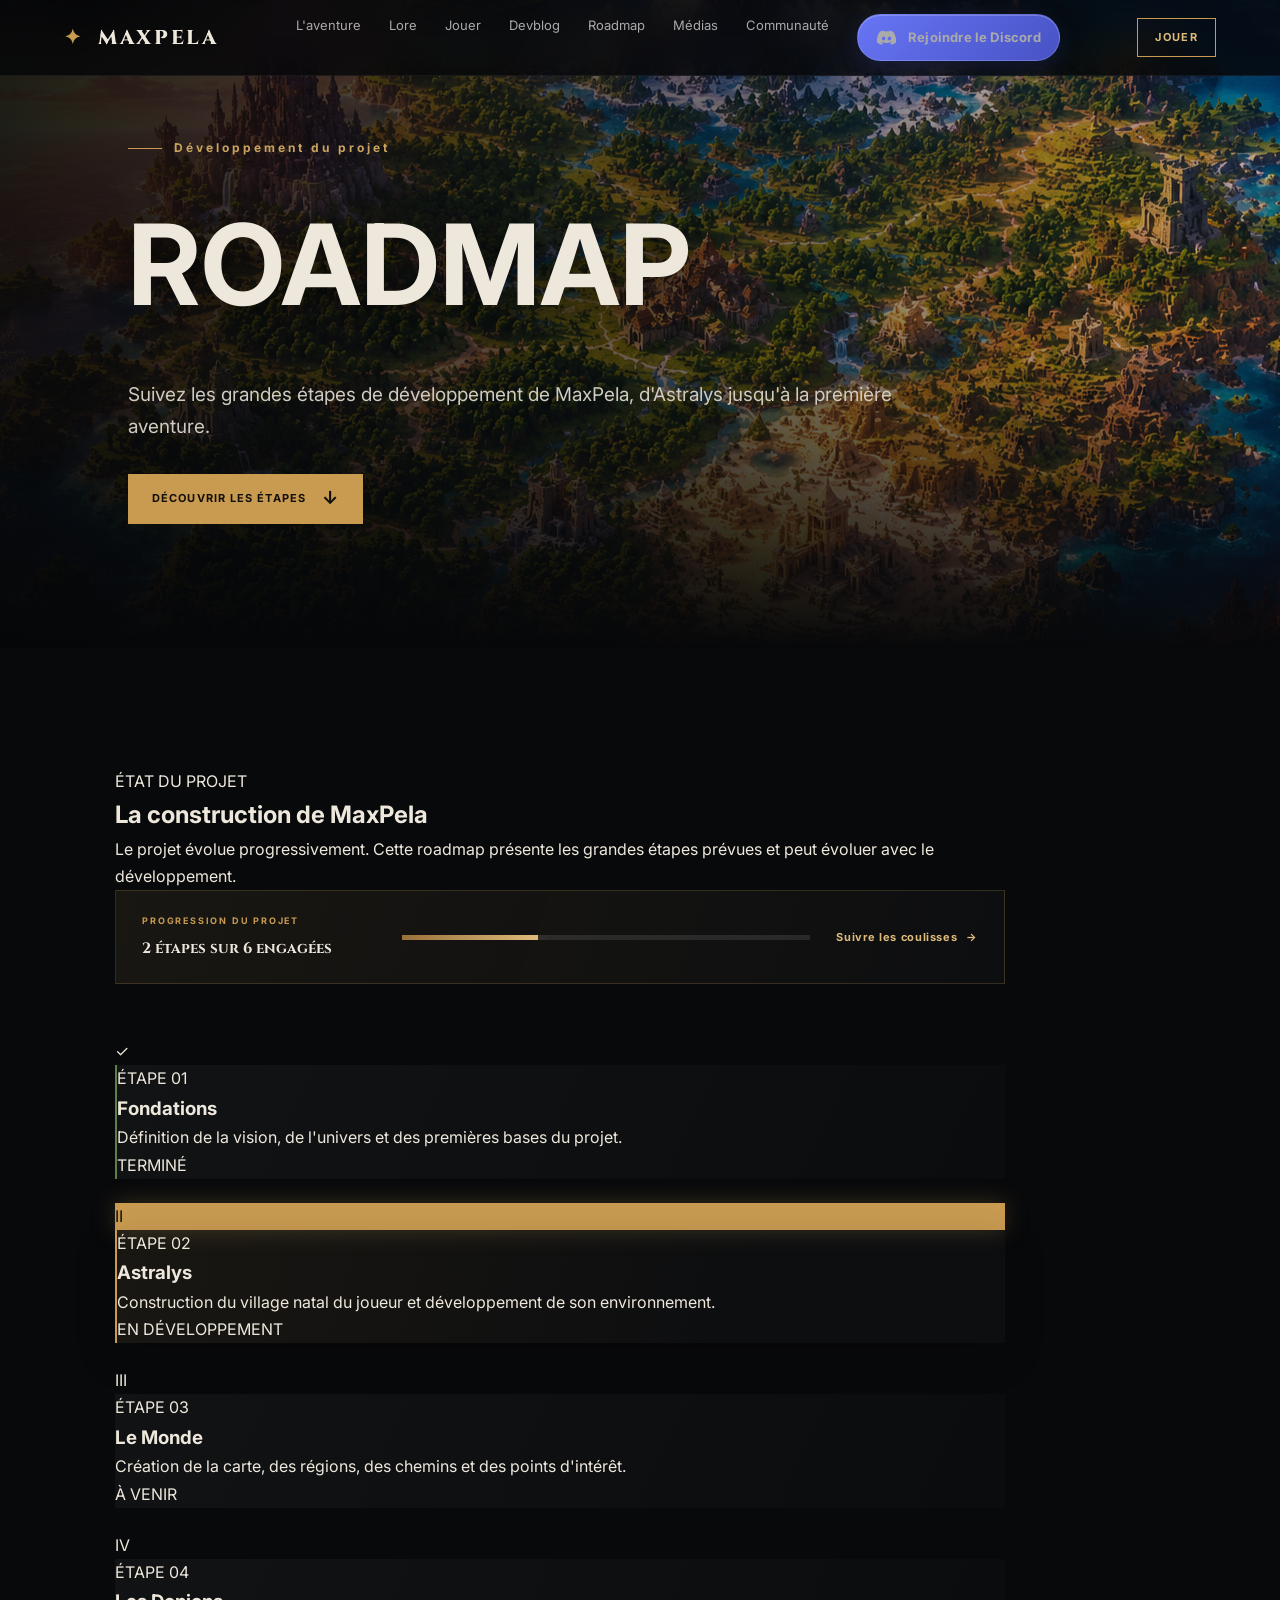
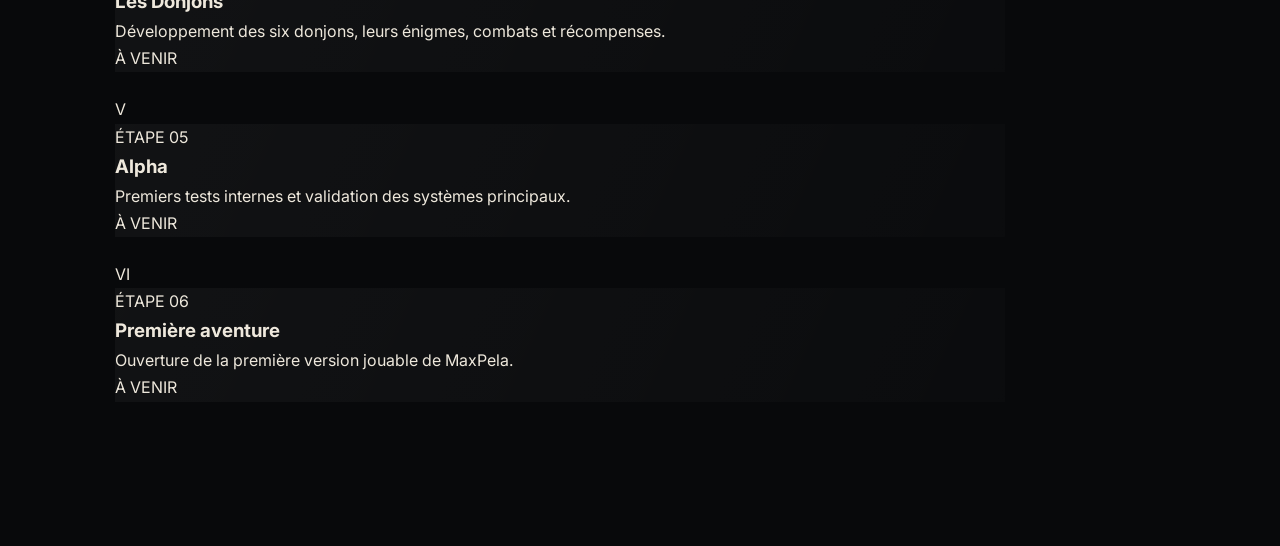
<file: roadmap.html>
﻿<!DOCTYPE html>
<html lang="fr">
<head>

    <meta charset="UTF-8">
    <meta name="viewport" content="width=device-width, initial-scale=1.0">

    <title>Roadmap — MaxPela</title>

    <link rel="stylesheet" href="style.css">

    <link rel="preconnect" href="https://fonts.googleapis.com">
    <link rel="preconnect" href="https://fonts.gstatic.com" crossorigin>

    <link
        href="https://fonts.googleapis.com/css2?family=Cinzel:wght@500;600;700;800&family=Inter:wght@400;500;600;700&display=swap"
        rel="stylesheet"
    >

</head>

<body>

<header class="navbar">

    <a href="index.html#accueil" class="logo">
        <span>✦</span>
        MAXPELA
    </a>

    <nav class="navigation">

        <a href="index.html#aventure">L'aventure</a>
        <a href="index.html#lore">Lore</a>
        <a href="index.html#jouer">Jouer</a>
        <a href="devblogs.html">Devblog</a>
        <a href="roadmap.html">Roadmap</a>
        <a href="index.html#medias">Médias</a>
        <a href="index.html#communaute">Communauté</a>

        <a
            href="https://discord.gg/DdwspU7JdT"
            target="_blank"
            rel="noopener noreferrer"
            class="discord-button"
        >
            <svg class="discord-icon" viewBox="0 0 24 24" aria-hidden="true" focusable="false"><path fill="currentColor" d="M19.7 5.3a18.4 18.4 0 0 0-4.5-1.4l-.6 1.2a16.8 16.8 0 0 0-5.2 0l-.6-1.2a18.4 18.4 0 0 0-4.5 1.4C1.5 9.5.7 13.6 1.1 17.6a18.5 18.5 0 0 0 5.5 2.8l1.2-2a12 12 0 0 1-1.9-.9l.5-.4a13.2 13.2 0 0 0 11.2 0l.5.4a12 12 0 0 1-1.9.9l1.2 2a18.5 18.5 0 0 0 5.5-2.8c.5-4.7-.8-8.8-3.2-12.3ZM8.7 15.3c-1.1 0-2-1-2-2.2s.9-2.2 2-2.2 2 .9 2 2.2-.9 2.2-2 2.2Zm6.6 0c-1.1 0-2-1-2-2.2s.9-2.2 2-2.2 2 .9 2 2.2-.9 2.2-2 2.2Z"/></svg> Rejoindre le Discord
        </a>

    </nav>

    <a href="index.html#jouer" class="nav-button">
        JOUER
    </a>

</header>


<main class="page-main">

    <section class="page-hero roadmap-hero">

        <div class="page-hero-content">

            <span class="eyebrow">Développement du projet</span>

            <h1>ROADMAP</h1>

            <p>
                Suivez les grandes étapes de développement de MaxPela,
                d'Astralys jusqu'à la première aventure.
            </p>
            <a class="button button-primary page-hero-cta" href="#roadmap-etapes">D&Eacute;COUVRIR LES &Eacute;TAPES <span aria-hidden="true">↓</span></a>

        </div>

    </section>


    <section id="roadmap-etapes" class="roadmap-section section">

        <div class="roadmap-intro">

            <span>ÉTAT DU PROJET</span>

            <h2>
                La construction de <strong>MaxPela</strong>
            </h2>

            <p>
                Le projet évolue progressivement.
                Cette roadmap présente les grandes étapes prévues
                et peut évoluer avec le développement.
            </p>

        </div>


        <div class="roadmap-overview" aria-label="Avancement de la roadmap">
            <div class="roadmap-overview-copy">
                <span>PROGRESSION DU PROJET</span>
                <strong>2 &eacute;tapes sur 6 engag&eacute;es</strong>
            </div>
            <div class="roadmap-progress-track" role="img" aria-label="Environ un tiers des &eacute;tapes est termin&eacute; ou en cours">
                <span></span>
            </div>
            <a href="devblogs.html">Suivre les coulisses <span aria-hidden="true">→</span></a>
        </div>

<div class="roadmap-timeline">


            <article class="roadmap-item completed">

                <div class="roadmap-marker">
                    ✓
                </div>

                <div class="roadmap-card">

                    <span>ÉTAPE 01</span>

                    <h3>
                        Fondations
                    </h3>

                    <p>
                        Définition de la vision, de l'univers
                        et des premières bases du projet.
                    </p>

                    <div class="roadmap-status">
                        TERMINÉ
                    </div>

                </div>

            </article>


            <article class="roadmap-item active">

                <div class="roadmap-marker">
                    II
                </div>

                <div class="roadmap-card">

                    <span>ÉTAPE 02</span>

                    <h3>
                        Astralys
                    </h3>

                    <p>
                        Construction du village natal du joueur
                        et développement de son environnement.
                    </p>

                    <div class="roadmap-status">
                        EN DÉVELOPPEMENT
                    </div>

                </div>

            </article>


            <article class="roadmap-item">

                <div class="roadmap-marker">
                    III
                </div>

                <div class="roadmap-card">

                    <span>ÉTAPE 03</span>

                    <h3>
                        Le Monde
                    </h3>

                    <p>
                        Création de la carte, des régions,
                        des chemins et des points d'intérêt.
                    </p>

                    <div class="roadmap-status">
                        À VENIR
                    </div>

                </div>

            </article>


            <article class="roadmap-item">

                <div class="roadmap-marker">
                    IV
                </div>

                <div class="roadmap-card">

                    <span>ÉTAPE 04</span>

                    <h3>
                        Les Donjons
                    </h3>

                    <p>
                        Développement des six donjons,
                        leurs énigmes, combats et récompenses.
                    </p>

                    <div class="roadmap-status">
                        À VENIR
                    </div>

                </div>

            </article>


            <article class="roadmap-item">

                <div class="roadmap-marker">
                    V
                </div>

                <div class="roadmap-card">

                    <span>ÉTAPE 05</span>

                    <h3>
                        Alpha
                    </h3>

                    <p>
                        Premiers tests internes et validation
                        des systèmes principaux.
                    </p>

                    <div class="roadmap-status">
                        À VENIR
                    </div>

                </div>

            </article>


            <article class="roadmap-item">

                <div class="roadmap-marker">
                    VI
                </div>

                <div class="roadmap-card">

                    <span>ÉTAPE 06</span>

                    <h3>
                        Première aventure
                    </h3>

                    <p>
                        Ouverture de la première version
                        jouable de MaxPela.
                    </p>

                    <div class="roadmap-status">
                        À VENIR
                    </div>

                </div>

            </article>


        </div>

    </section>

</main>

</body>
</html>
</file>
<file: style.css>
﻿/* =========================================================
   MAXPELA — SITE OFFICIEL
   DARK FANTASY / ADVENTURE
========================================================= */


/* =========================================================
   VARIABLES
========================================================= */

:root {

    --background: #08090b;
    --background-light: #101216;
    --background-card: #14161a;

    --gold: #c99b51;
    --gold-light: #dfbb7b;

    --text: #eee8dc;
    --text-soft: #aaa8a2;
    --text-dark: #777;

    --border: #25282d;

}


/* =========================================================
   RESET
========================================================= */

* {

    margin: 0;
    padding: 0;

    box-sizing: border-box;

}


html {

    scroll-behavior: smooth;

}


body {

    background: var(--background);

    color: var(--text);

    font-family:
        "Inter",
        Arial,
        sans-serif;

    line-height: 1.7;

}


img {

    max-width: 100%;

    display: block;

}


a {

    color: inherit;

    text-decoration: none;

}


button,
a {

    -webkit-tap-highlight-color: transparent;

}


/* =========================================================
   NAVBAR
========================================================= */

.navbar {

    position: fixed;

    top: 0;
    left: 0;

    width: 100%;

    height: 76px;

    z-index: 100;

    display: flex;

    align-items: center;

    justify-content: space-between;

    padding: 0 5vw;

    background:
        rgba(6, 7, 9, .82);

    backdrop-filter:
        blur(15px);

    border-bottom:
        1px solid rgba(255,255,255,.06);

}


.logo {

    font-family: "Cinzel", serif;

    font-weight: 800;

    letter-spacing: .13em;

    font-size: 20px;

}


.logo span {

    color: var(--gold);

    margin-right: 7px;

}


.navigation {

    display: flex;

    gap: 28px;

}


.navigation a {

    color: #aaa;

    font-size: 13px;

    transition: .2s;

}


.navigation a:hover {

    color: var(--gold-light);

}


.nav-button {

    border:
        1px solid var(--gold);

    padding:
        9px 17px;

    font-size: 11px;

    font-weight: 700;

    letter-spacing: .12em;

    color:
        var(--gold-light);

}


/* =========================================================
   GENERAL
========================================================= */

.section {

    padding:
        120px 9vw;

}


.eyebrow {

    color:
        var(--gold);

    font-size:
        11px;

    font-weight:
        700;

    letter-spacing:
        .24em;

    margin-bottom:
        14px;

}


.section-title {

    max-width:
        750px;

    margin:
        0 auto 60px;

    text-align:
        center;

}


.section-title.left {

    margin-left:
        0;

    text-align:
        left;

}


.section-title h2 {

    font-family:
        "Cinzel",
        serif;

    font-size:
        clamp(36px, 5vw, 62px);

    line-height:
        1.1;

    margin-bottom:
        18px;

}


.section-title h2 span {

    color:
        var(--gold);

}


.section-title > p:last-child {

    color:
        var(--text-soft);

}


/* =========================================================
   BUTTONS
========================================================= */

.button {

    display:
        inline-flex;

    align-items:
        center;

    justify-content:
        center;

    min-height:
        50px;

    padding:
        0 23px;

    border:
        1px solid var(--gold);

    font-size:
        11px;

    font-weight:
        700;

    letter-spacing:
        .1em;

    transition:
        .25s;

}


.button-primary {

    background:
        var(--gold);

    color:
        #120e08;

}


.button-primary:hover {

    background:
        var(--gold-light);

    transform:
        translateY(-2px);

}


.button-secondary {

    background:
        transparent;

    color:
        var(--text);

}


.button-secondary:hover {

    background:
        rgba(255,255,255,.06);

}


.disabled {

    opacity:
        .5;

    cursor:
        not-allowed;

}


/* =========================================================
   HERO
========================================================= */

.hero {

    min-height:
        100vh;

    position:
        relative;

    display:
        flex;

    align-items:
        center;

    overflow:
        hidden;

}


.hero-background {

    position:
        absolute;

    inset:
        0;

    background:

        linear-gradient(
            90deg,
            rgba(4,5,7,.98) 0%,
            rgba(4,5,7,.82) 40%,
            rgba(4,5,7,.42) 100%
        ),

        url("assets/astralys.png")
        center / cover;

    transform:
        scale(1.03);

}


.hero-overlay {

    position:
        absolute;

    inset:
        0;

    background:

        linear-gradient(
            0deg,
            var(--background) 0%,
            transparent 25%
        );

}


.hero-content {

    position:
        relative;

    z-index:
        2;

    max-width:
        720px;

    margin-left:
        10vw;

    padding-top:
        80px;

}


.hero h1 {

    font-family:
        "Cinzel",
        serif;

    font-size:
        clamp(65px, 11vw, 145px);

    line-height:
        .9;

    letter-spacing:
        .06em;

    font-weight:
        800;

    text-shadow:
        0 15px 50px #000;

}


.hero h1 span {

    color:
        var(--gold);

}


.hero h2 {

    margin-top:
        28px;

    font-family:
        "Cinzel",
        serif;

    font-size:
        clamp(21px, 3vw, 32px);

    line-height:
        1.35;

    color:
        #e4d8c2;

}


.hero-description {

    max-width:
        600px;

    margin-top:
        18px;

    color:
        #aaa9a4;

}


.hero-buttons {

    display:
        flex;

    gap:
        12px;

    flex-wrap:
        wrap;

    margin-top:
        30px;

}


.project-status {

    margin-top:
        25px;

    color:
        #858582;

    font-size:
        12px;

}


.status-dot {

    display:
        inline-block;

    width:
        8px;

    height:
        8px;

    border-radius:
        50%;

    margin-right:
        8px;

    background:
        #7fa45a;

    box-shadow:
        0 0 12px #7fa45a;

}


.scroll-indicator {

    position:
        absolute;

    z-index:
        3;

    bottom:
        25px;

    left:
        50%;

    transform:
        translateX(-50%);

    font-size:
        10px;

    letter-spacing:
        .2em;

    color:
        #777;

}


/* =========================================================
   FEATURES
========================================================= */

.feature-grid {

    display:
        grid;

    grid-template-columns:
        repeat(4, 1fr);

    gap:
        18px;

}


.feature-card {

    padding:
        30px;

    background:
        linear-gradient(
            145deg,
            #121418,
            #0c0d10
        );

    border:
        1px solid var(--border);

    transition:
        .25s;

}


.feature-card:hover {

    border-color:
        #765a32;

    transform:
        translateY(-4px);

}


.feature-icon {

    font-size:
        32px;

    margin-bottom:
        15px;

}


.feature-card h3 {

    font-family:
        "Cinzel",
        serif;

    font-size:
        21px;

    margin-bottom:
        12px;

}


.feature-card p {

    color:
        #96979a;

    font-size:
        14px;

}


/* =========================================================
   LORE BANNER
========================================================= */

.lore-banner {

    min-height:
        500px;

    display:
        flex;

    align-items:
        center;

    padding:
        90px 12vw;

    background:

        linear-gradient(
            90deg,
            rgba(6,7,8,.96),
            rgba(6,7,8,.45)
        ),

        url("assets/world.png")
        center / cover;

    border-top:
        1px solid #1e2023;

    border-bottom:
        1px solid #1e2023;

}


.lore-banner-content {

    max-width:
        700px;

}


.lore-banner h2 {

    font-family:
        "Cinzel",
        serif;

    font-size:
        clamp(35px, 5vw, 62px);

    line-height:
        1.1;

    margin-bottom:
        22px;

}


.lore-banner p:not(.eyebrow) {

    color:
        #aaa;

}


.text-link {

    display:
        inline-block;

    margin-top:
        22px;

    color:
        var(--gold-light);

    font-weight:
        700;

}


/* =========================================================
   LORE
========================================================= */

.lore-section {

    display:
        grid;

    grid-template-columns:
        1.3fr .7fr;

    gap:
        80px;

    align-items:
        center;

}


.lore-text h2 {

    font-family:
        "Cinzel",
        serif;

    font-size:
        clamp(35px, 5vw, 60px);

    line-height:
        1.1;

    margin-bottom:
        25px;

}


.lore-text p {

    color:
        #a2a2a0;

    margin-bottom:
        18px;

}


.lore-text blockquote {

    border-left:
        2px solid var(--gold);

    padding-left:
        18px;

    color:
        #ded3c0;

    font-style:
        italic;

}


.lore-card {

    min-height:
        340px;

    display:
        flex;

    flex-direction:
        column;

    align-items:
        center;

    justify-content:
        center;

    text-align:
        center;

    border:
        1px solid #3b3020;

    background:
        radial-gradient(
            circle,
            #251e13,
            #0d0e10 68%
        );

}


.lore-symbol {

    color:
        var(--gold);

    font-size:
        55px;

}


.lore-card p {

    color:
        var(--gold);

    letter-spacing:
        .2em;

    font-size:
        10px;

}


.lore-card strong {

    font-family:
        "Cinzel",
        serif;

    font-size:
        90px;

}


.lore-card span {

    color:
        #999;

}


/* =========================================================
   DOWNLOAD
========================================================= */

.download-section {

    background:
        #0d0f12;

}


.download-grid {

    display:
        grid;

    grid-template-columns:
        repeat(3, minmax(0, 1fr));

    gap:
        18px;

}


.download-card {

    padding:
        32px;

    background:
        #14161a;

    border:
        1px solid var(--border);

}


.download-card.featured {

    grid-column:
        1 / -1;

    border-color:
        #71552e;

}


.download-tag {

    color:
        var(--gold);

    font-size:
        10px;

    letter-spacing:
        .18em;

}


.download-card h3 {

    font-family:
        "Cinzel",
        serif;

    font-size:
        23px;

    margin:
        12px 0;

}


.download-card p {

    color:
        #999;

    margin-bottom:
        22px;

}


.download-card small {

    display:
        block;

    color:
        #707174;

    margin-top:
        14px;

}


.download-icon {

    font-size:
        32px;

    margin-bottom:
        12px;

}


/* =========================================================
   INSTALLATION
========================================================= */

.installation {

    margin-top:
        50px;

    padding:
        35px;

    border:
        1px solid var(--border);

}


.installation h3 {

    font-family:
        "Cinzel",
        serif;

    font-size:
        25px;

    margin-bottom:
        25px;

}


.installation-grid {

    display:
        grid;

    grid-template-columns:
        repeat(4, 1fr);

    gap:
        12px;

}


.installation-step {

    padding:
        20px;

    background:
        #111316;

}


.installation-step span {

    color:
        var(--gold);

    font-family:
        "Cinzel",
        serif;

    font-size:
        25px;

    font-weight:
        700;

}


.installation-step p {

    color:
        #929395;

    font-size:
        13px;

}


code {

    color:
        #d6b37b;

}

/* =========================================================
   MODS MAXPELA
========================================================= */

.mods-section {
    padding: 110px 8%;
    background:
        linear-gradient(
            rgba(9, 9, 13, 0.97),
            rgba(12, 12, 17, 0.98)
        );
}

.mods-category {
    max-width: 1100px;
    margin: 65px auto 0;
}

.mods-category-header {
    display: flex;
    align-items: flex-start;
    gap: 18px;
    margin-bottom: 30px;
    padding: 22px 25px;
    border-radius: 12px;
    background: rgba(255, 255, 255, 0.025);
    border: 1px solid rgba(255, 255, 255, 0.07);
}

.mods-category-header.required {
    border-left: 3px solid #b84b4b;
}

.mods-category-header.recommended {
    border-left: 3px solid #5d9b68;
}

.mods-category-icon {
    font-size: 1.7rem;
    line-height: 1;
}

.mods-category-header h3 {
    margin: 0 0 6px;
    color: #fff;
    font-family: "Cinzel", serif;
    font-size: 1.5rem;
}

.mods-category-header p {
    margin: 0;
    color: #999;
    line-height: 1.6;
}

.mods-grid {
    display: grid;
    grid-template-columns: repeat(2, 1fr);
    gap: 20px;
}

.mod-card {
    display: flex;
    align-items: flex-start;
    gap: 18px;
    padding: 25px;
    background: rgba(255, 255, 255, 0.035);
    border: 1px solid rgba(255, 255, 255, 0.08);
    border-radius: 14px;
    transition:
        transform 0.25s ease,
        border-color 0.25s ease,
        background 0.25s ease;
}

.mod-card:hover {
    transform: translateY(-4px);
    background: rgba(255, 255, 255, 0.05);
}

.required-card:hover {
    border-color: rgba(184, 75, 75, 0.55);
}

.recommended-card:hover {
    border-color: rgba(93, 155, 104, 0.55);
}

.mod-icon {
    flex-shrink: 0;
    width: 52px;
    height: 52px;
    display: flex;
    align-items: center;
    justify-content: center;
    border-radius: 10px;
    background: rgba(255, 255, 255, 0.06);
    font-size: 1.5rem;
}

.mod-content {
    min-width: 0;
}

.mod-content h4 {
    margin: 0 0 8px;
    color: #fff;
    font-family: "Cinzel", serif;
    font-size: 1.05rem;
}

.mod-content p {
    margin: 0 0 15px;
    color: #999;
    font-size: 0.9rem;
    line-height: 1.6;
}

.mod-version {
    display: inline-block;
    color: #c9a45c;
    font-size: 0.7rem;
    font-weight: 700;
    letter-spacing: 1.2px;
    text-transform: uppercase;
}

.mods-dev-tools {
    max-width: 1100px;
    margin: 55px auto 0;
    display: flex;
    align-items: flex-start;
    gap: 20px;
    padding: 25px 30px;
    background: rgba(255, 255, 255, 0.025);
    border: 1px solid rgba(255, 255, 255, 0.08);
    border-radius: 14px;
}

.mods-dev-icon {
    font-size: 1.7rem;
}

.mods-dev-tools h3 {
    margin: 5px 0 8px;
    color: #fff;
    font-family: "Cinzel", serif;
}

.mods-dev-tools p {
    margin: 0 0 14px;
    color: #999;
    line-height: 1.6;
}

.dev-label {
    color: #777;
    font-size: 0.68rem;
    font-weight: 700;
    letter-spacing: 2px;
}

.mods-installation {
    max-width: 1100px;
    margin: 35px auto 0;
    display: flex;
    gap: 20px;
    padding: 30px;
    background: rgba(201, 164, 92, 0.055);
    border: 1px solid rgba(201, 164, 92, 0.18);
    border-left: 3px solid #c9a45c;
    border-radius: 12px;
}

.installation-icon {
    font-size: 1.8rem;
}

.mods-installation h3 {
    margin: 0 0 12px;
    color: #fff;
    font-family: "Cinzel", serif;
}

.mods-installation p {
    margin: 0 0 10px;
    color: #aaa;
    line-height: 1.6;
}

.mods-installation strong {
    color: #fff;
}

.mods-path {
    display: inline-block;
    margin: 4px 0 14px;
    padding: 8px 12px;
    background: rgba(0, 0, 0, 0.3);
    border-radius: 6px;
    color: #ddd;
    font-family: monospace;
    font-size: 0.85rem;
}

.installation-warning {
    color: #c9a45c !important;
    font-size: 0.85rem;
}


/* =========================================================
   RESPONSIVE — MODS
========================================================= */

@media (max-width: 800px) {

    .mods-section {
        padding: 75px 5%;
    }

    .mods-grid {
        grid-template-columns: 1fr;
    }

    .mods-category-header {
        padding: 20px;
    }

    .mod-card {
        padding: 22px;
    }

    .mods-dev-tools,
    .mods-installation {
        padding: 22px;
    }

}

@media (max-width: 500px) {

    .mods-category-header {
        gap: 12px;
    }

    .mods-category-header h3 {
        font-size: 1.25rem;
    }

    .mod-card {
        flex-direction: column;
    }

    .mods-dev-tools,
    .mods-installation {
        flex-direction: column;
    }

}


/* =========================================================
   NEWS
========================================================= */

.news-section {

    background:
        #070809;

}


.news-grid {

    display:
        grid;

    grid-template-columns:
        repeat(3, 1fr);

    gap:
        18px;

}


.news-card {

    padding:
        30px;

    background:
        #0e1013;

    border-top:
        2px solid #765326;

}


.news-card > span {

    color:
        var(--gold);

    font-size:
        10px;

    letter-spacing:
        .18em;

}


.news-card h3 {

    font-family:
        "Cinzel",
        serif;

    font-size:
        24px;

    margin:
        12px 0;

}


.news-card p {

    color:
        #919296;

    font-size:
        14px;

    margin-bottom:
        20px;

}


.news-card a {

    color:
        var(--gold-light);

    font-size:
        13px;

    font-weight:
        700;

}


/* =========================================================
   DUNGEONS
========================================================= */

.dungeon-section {

    background:
        #0b0c0e;

}


.dungeon-grid {

    display:
        grid;

    grid-template-columns:
        repeat(4, 1fr);

    gap:
        18px;

}


.dungeon-card {

    min-height:
        270px;

    padding:
        28px;

    display:
        flex;

    flex-direction:
        column;

    justify-content:
        flex-end;

    background:
        linear-gradient(
            145deg,
            #17181b,
            #0c0d0f
        );

    border:
        1px solid var(--border);

}


.dungeon-card > span {

    color:
        var(--gold);

    font-size:
        10px;

    letter-spacing:
        .18em;

}


.dungeon-card h3 {

    font-family:
        "Cinzel",
        serif;

    font-size:
        21px;

    margin:
        10px 0;

}


.dungeon-card p {

    color:
        #929395;

    font-size:
        13px;

}


.dungeon-card strong {

    margin-top:
        18px;

    color:
        #d5c3a5;

    font-size:
        12px;

}


.dungeon-card.locked {

    opacity:
        .65;

}


/* =========================================================
   MEDIA
========================================================= */

.media-section {
    padding: 100px 8%;
    background:
        linear-gradient(
            rgba(10, 10, 14, 0.94),
            rgba(10, 10, 14, 0.98)
        );
}

.trailer-container {
    max-width: 1100px;
    margin: 50px auto 70px;
    background: rgba(255, 255, 255, 0.035);
    border: 1px solid rgba(255, 255, 255, 0.1);
    border-radius: 18px;
    overflow: hidden;
    box-shadow: 0 30px 80px rgba(0, 0, 0, 0.45);
}

.trailer-header {
    padding: 35px 40px 25px;
}

.eyebrow {
    display: inline-block;
    margin-bottom: 10px;
    font-size: 0.75rem;
    letter-spacing: 3px;
    color: #c9a45c;
    font-weight: 700;
}

.trailer-header h3 {
    margin: 0 0 12px;
    font-family: "Cinzel", serif;
    font-size: 2rem;
    color: #fff;
}

.trailer-header p {
    max-width: 700px;
    margin: 0;
    color: #aaa;
    line-height: 1.7;
}

/* Lecteur */

.video-wrapper {
    position: relative;
    width: 100%;
    background: #000;
    aspect-ratio: 16 / 9;
    overflow: hidden;
}

.video-wrapper video {
    width: 100%;
    height: 100%;
    display: block;
    object-fit: cover;
    background: #000;
}

.video-overlay {
    position: absolute;
    inset: 0;
    display: flex;
    flex-direction: column;
    align-items: center;
    justify-content: center;
    pointer-events: none;
    background:
        radial-gradient(
            circle,
            rgba(0, 0, 0, 0.05),
            rgba(0, 0, 0, 0.45)
        );
    transition: opacity 0.3s ease;
}

.video-overlay span {
    width: 70px;
    height: 70px;
    display: flex;
    align-items: center;
    justify-content: center;
    margin-bottom: 15px;
    border: 2px solid rgba(255,255,255,0.8);
    border-radius: 50%;
    color: white;
    font-size: 1.5rem;
    padding-left: 4px;
}

.video-overlay strong {
    color: white;
    font-family: "Cinzel", serif;
    font-size: 1.8rem;
    letter-spacing: 5px;
}

.video-overlay small {
    margin-top: 5px;
    color: #ccc;
    letter-spacing: 3px;
}

.video-wrapper.playing .video-overlay {
    opacity: 0;
}

.trailer-footer {
    display: flex;
    gap: 10px;
    flex-wrap: wrap;
    padding: 18px 30px;
    color: #888;
    font-size: 0.85rem;
}

/* Galerie */

.media-grid {
    max-width: 1100px;
    margin: auto;
    display: grid;
    grid-template-columns: repeat(3, 1fr);
    gap: 22px;
}

.media-card {
    position: relative;
    min-height: 250px;
    overflow: hidden;
    border-radius: 14px;
    background: #111;
    border: 1px solid rgba(255,255,255,0.08);
}

.media-card img {
    width: 100%;
    height: 250px;
    display: block;
    object-fit: cover;
    transition: transform 0.5s ease;
}

.media-card::after {
    content: "";
    position: absolute;
    inset: 0;
    background: linear-gradient(
        transparent 25%,
        rgba(0,0,0,0.9)
    );
}

.media-card div {
    position: absolute;
    z-index: 2;
    bottom: 20px;
    left: 20px;
}

.media-card span {
    color: #c9a45c;
    font-size: 0.72rem;
    letter-spacing: 2px;
    font-weight: bold;
}

.media-card h3 {
    margin: 7px 0 0;
    color: white;
    font-family: "Cinzel", serif;
}

.media-card:hover img {
    transform: scale(1.07);
}

/* Mobile */

@media (max-width: 800px) {

    .media-section {
        padding: 70px 5%;
    }

    .trailer-header {
        padding: 25px;
    }

    .trailer-header h3 {
        font-size: 1.5rem;
    }

    .media-grid {
        grid-template-columns: 1fr;
    }

    .video-overlay strong {
        font-size: 1.3rem;
    }

    .video-overlay span {
        width: 55px;
        height: 55px;
    }
}

.media-section {

    background:
        #0d0f12;

}


.gallery {

    display:
        grid;

    grid-template-columns:
        repeat(3, 1fr);

    gap:
        18px;

}


.gallery figure {

    margin:
        0;

    overflow:
        hidden;

    background:
        #101216;

    border:
        1px solid var(--border);

}


.gallery img {

    width:
        100%;

    height:
        300px;

    object-fit:
        cover;

    transition:
        .4s;

}


.gallery figure:hover img {

    transform:
        scale(1.05);

}


.gallery figcaption {

    padding:
        14px 17px;

    font-family:
        "Cinzel",
        serif;

    font-size:
        11px;

    letter-spacing:
        .15em;

}


/* =========================================================
   COMMUNITY
========================================================= */

.community-section {

    padding:
        130px 8vw;

    text-align:
        center;

    background:

        radial-gradient(
            circle at center,
            rgba(133,91,38,.20),
            transparent 45%
        ),

        #0b0c0e;

}


.community-content {

    max-width:
        800px;

    margin:
        auto;

}


.community-content h2 {

    font-family:
        "Cinzel",
        serif;

    font-size:
        clamp(36px, 6vw, 65px);

    line-height:
        1.05;

    margin-bottom:
        22px;

}


.community-content > p:not(.eyebrow) {

    color:
        #aaa;

    margin-bottom:
        30px;

}


/* =========================================================
   FOOTER
========================================================= */

footer {

    padding:
        45px 8vw;

    background:
        #060708;

    border-top:
        1px solid #1c1e21;

}


.footer-main {

    display:
        flex;

    justify-content:
        space-between;

    gap:
        30px;

}


.footer-logo {

    font-family:
        "Cinzel",
        serif;

    font-size:
        25px;

    font-weight:
        800;

}


.footer-main p {

    color:
        #777;

    font-size:
        13px;

}


.footer-links {

    display:
        flex;

    gap:
        22px;

    flex-wrap:
        wrap;

}


.footer-links a {

    color:
        #888;

    font-size:
        12px;

}


.footer-links a:hover {

    color:
        var(--gold-light);

}


.footer-bottom {

    margin-top:
        30px;

    padding-top:
        20px;

    border-top:
        1px solid #17191b;

    color:
        #666;

    font-size:
        11px;

}


/* =========================================================
   RESPONSIVE
========================================================= */

@media (max-width: 1050px) {

    .navigation {

        gap:
            15px;

    }


    .feature-grid {

        grid-template-columns:
            repeat(2, 1fr);

    }


    .dungeon-grid {

        grid-template-columns:
            repeat(2, 1fr);

    }


    .download-grid {

        grid-template-columns:
            1fr 1fr;

    }


    .download-card.featured {

        grid-column:
            1 / -1;

    }


    .installation-grid {

        grid-template-columns:
            repeat(2, 1fr);

    }

}


@media (max-width: 800px) {

    .navigation {

        display:
            none;

    }


    .hero-content {

        margin:
            0 7vw;

    }


    .hero-background {

        background-position:
            65% center;

    }


    .lore-section {

        grid-template-columns:
            1fr;

    }


    .news-grid {

        grid-template-columns:
            1fr;

    }


    .gallery {

        grid-template-columns:
            1fr 1fr;

    }

}


@media (max-width: 600px) {

    .navbar {

        padding:
            0 6vw;

    }


    .nav-button {

        display:
            none;

    }


    .section {

        padding:
            85px 7vw;

    }


    .hero h1 {

        font-size:
            58px;

    }


    .hero h2 {

        font-size:
            20px;

    }


    .hero-description {

        font-size:
            14px;

    }


    .hero-buttons {

        flex-direction:
            column;

    }


    .button {

        width:
            100%;

    }


    .feature-grid {

        grid-template-columns:
            1fr;

    }


    .dungeon-grid {

        grid-template-columns:
            1fr;

    }


    .download-grid {

        grid-template-columns:
            1fr;

    }


    .download-card.featured {

        grid-column:
            auto;

    }


    .installation-grid {

        grid-template-columns:
            1fr;

    }


    .gallery {

        grid-template-columns:
            1fr;

    }


    .gallery img {

        height:
            240px;

    }


    .lore-banner {

        padding:
            90px 7vw;

    }


    .footer-main {

        flex-direction:
            column;

    }

    .discord-button {
    display: inline-flex;
    align-items: center;
    justify-content: center;
    gap: 10px;

    padding: 14px 24px;

    background: #5865F2;
    color: white;

    text-decoration: none;
    font-weight: 700;

    border-radius: 8px;

    transition: transform 0.25s ease,
                box-shadow 0.25s ease,
                background 0.25s ease;
}

.discord-button:hover {
    background: #4752C4;
    transform: translateY(-3px);
    box-shadow: 0 10px 30px rgba(88, 101, 242, 0.35);
}

/* =========================================================
   SHADERS
========================================================= */

.shaders-page {
    padding-top: 150px;
    min-height: 100vh;
}


/* =========================================================
   SHADER FEATURED
========================================================= */

.shader-featured {

    max-width: 1100px;

    margin: 0 auto;

    display: flex;

    gap: 35px;

    padding: 40px;

    background:
        linear-gradient(
            135deg,
            rgba(201, 155, 81, 0.08),
            rgba(255, 255, 255, 0.025)
        );

    border:
        1px solid rgba(201, 155, 81, 0.25);

    border-radius: 16px;

}


.shader-icon {

    width: 75px;
    height: 75px;

    flex-shrink: 0;

    display: flex;

    align-items: center;
    justify-content: center;

    background:
        rgba(201, 155, 81, 0.10);

    border:
        1px solid rgba(201, 155, 81, 0.25);

    border-radius: 12px;

    font-size: 2rem;

}


.shader-content {

    flex: 1;

}


.shader-tag {

    display: inline-block;

    margin-bottom: 12px;

    color:
        var(--gold);

    font-size: 10px;

    font-weight: 700;

    letter-spacing: .16em;

}


.shader-content h2 {

    margin-bottom: 15px;

    font-family:
        "Cinzel",
        serif;

    font-size: 34px;

}


.shader-description {

    max-width: 750px;

    margin-bottom: 30px;

    color:
        var(--text-soft);

    line-height: 1.8;

}


/* =========================================================
   INFORMATIONS
========================================================= */

.shader-info-grid {

    display: grid;

    grid-template-columns:
        repeat(4, 1fr);

    gap: 12px;

    margin-bottom: 25px;

}


.shader-info-grid div {

    padding: 15px;

    background:
        rgba(255,255,255,.035);

    border:
        1px solid rgba(255,255,255,.07);

    border-radius: 8px;

}


.shader-info-grid span {

    display: block;

    margin-bottom: 5px;

    color:
        var(--text-dark);

    font-size: 9px;

    font-weight: 700;

    letter-spacing: .15em;

}


.shader-info-grid strong {

    color:
        var(--text);

    font-size: 13px;

}


/* =========================================================
   FEATURES
========================================================= */

.shader-features {

    display: flex;

    flex-wrap: wrap;

    gap: 10px;

    margin-bottom: 30px;

}


.shader-features span {

    padding: 7px 12px;

    color:
        var(--text-soft);

    background:
        rgba(255,255,255,.035);

    border:
        1px solid rgba(255,255,255,.07);

    border-radius: 20px;

    font-size: 12px;

}


/* =========================================================
   ACTIONS
========================================================= */

.shader-actions {

    display: flex;

    flex-wrap: wrap;

    gap: 12px;

}


/* =========================================================
   INSTALLATION
========================================================= */

.shader-installation {

    max-width: 1100px;

    margin: 35px auto 0;

    display: flex;

    gap: 20px;

    padding: 30px;

    background:
        rgba(255,255,255,.025);

    border:
        1px solid rgba(255,255,255,.07);

    border-left:
        3px solid var(--gold);

    border-radius: 12px;

}


.shader-installation h2 {

    margin-bottom: 12px;

    font-family:
        "Cinzel",
        serif;

}


.shader-installation p {

    margin-bottom: 12px;

    color:
        var(--text-soft);

}


.shader-installation ol {

    margin:
        15px 0;

    padding-left: 20px;

    color:
        var(--text-soft);

}


.shader-installation li {

    margin-bottom: 8px;

}


.shader-path {

    display: inline-block;

    margin: 5px 0 15px;

    padding: 9px 13px;

    background:
        rgba(0,0,0,.3);

    border-radius: 6px;

    color:
        var(--text);

    font-family: monospace;

}


.shader-warning {

    color:
        var(--gold) !important;

    font-size: 13px;

}


.shader-back {

    max-width: 1100px;

    margin: 35px auto 0;

}


/* =========================================================
   RESPONSIVE
========================================================= */

@media (max-width: 800px) {

    .shader-featured {

        padding: 25px;

        flex-direction: column;

    }


    .shader-info-grid {

        grid-template-columns:
            repeat(2, 1fr);

    }


    .shader-installation {

        padding: 25px;

    }

}


@media (max-width: 500px) {

    .shaders-page {

        padding-top: 120px;

    }


    .shader-featured {

        padding: 20px;

    }


    .shader-content h2 {

        font-size: 27px;

    }


    .shader-info-grid {

        grid-template-columns:
            1fr;

    }


    .shader-installation {

        flex-direction: column;

        padding: 20px;

    }

}

/* =========================================================
   PAGES ROADMAP & DEVBLOG
========================================================= */

.page-content {
    padding-top: 150px;
    padding-bottom: 100px;
    max-width: 1200px;
    margin: 0 auto;
}

.page-header {
    max-width: 800px;
    margin-bottom: 60px;
}

.page-header h1 {
    font-family: "Cinzel", serif;
    font-size: clamp(40px, 6vw, 72px);
    line-height: 1.05;
    margin-bottom: 20px;
}

.page-header h1 span {
    color: var(--gold);
}

.page-header p {
    color: var(--text-soft);
    font-size: 16px;
    line-height: 1.8;
}


/* =========================================================
   ROADMAP
========================================================= */

.roadmap {
    display: grid;
    gap: 20px;
}

.roadmap-item {
    display: grid;
    grid-template-columns: 90px 1fr;
    gap: 25px;

    padding: 28px;

    background: #0e1013;
    border: 1px solid rgba(255,255,255,.06);

    transition: .25s;
}

.roadmap-item:hover {
    border-color: rgba(214,179,123,.35);
    transform: translateY(-2px);
}

.roadmap-status {
    display: flex;
    align-items: flex-start;
    justify-content: center;

    font-family: "Cinzel", serif;
    font-size: 13px;
    font-weight: 700;
    letter-spacing: .08em;
}

.roadmap-status.completed {
    color: #7fcf91;
}

.roadmap-status.progress {
    color: var(--gold);
}

.roadmap-status.future {
    color: #777;
}

.roadmap-item h3 {
    font-family: "Cinzel", serif;
    font-size: 24px;
    margin-bottom: 10px;
}

.roadmap-item p {
    color: #929395;
    line-height: 1.7;
}

.roadmap-note {
    margin-top: 50px;
    padding: 25px;

    border-left: 2px solid var(--gold);
    background: #0e1013;

    color: #929395;
    line-height: 1.7;
}


/* =========================================================
   DEVBLOG
========================================================= */

.devblog-list {
    display: grid;
    gap: 30px;
}

.devblog-post {
    padding: 40px;

    background: #0e1013;
    border-top: 2px solid #765326;
}

.devblog-post-header {
    margin-bottom: 30px;
}

.devblog-number {
    color: var(--gold);
    font-size: 11px;
    font-weight: 700;
    letter-spacing: .2em;
}

.devblog-post h2 {
    font-family: "Cinzel", serif;
    font-size: clamp(28px, 4vw, 42px);
    margin-top: 12px;
}

.devblog-post h3 {
    font-family: "Cinzel", serif;
    font-size: 22px;
    margin-top: 35px;
    margin-bottom: 12px;
    color: var(--gold-light);
}

.devblog-post p {
    color: #999;
    line-height: 1.8;
    margin-bottom: 15px;
}

.devblog-post ul {
    margin: 20px 0;
    padding-left: 22px;
    color: #999;
}

.devblog-post li {
    margin-bottom: 10px;
}

.devblog-image {
    width: 100%;
    margin: 30px 0;

    border: 1px solid rgba(255,255,255,.08);
}

.devblog-next {
    margin-top: 40px;
    padding: 25px;

    background: #111316;
    border: 1px solid rgba(255,255,255,.06);
}

.devblog-next strong {
    display: block;
    color: var(--gold);
    font-size: 11px;
    letter-spacing: .18em;
    margin-bottom: 10px;
}


/* =========================================================
   RETOUR
========================================================= */

.page-back {
    margin-top: 50px;
}


/* =========================================================
   RESPONSIVE
========================================================= */

@media (max-width: 700px) {

    .page-content {
        padding-top: 120px;
        padding-left: 6vw;
        padding-right: 6vw;
    }

    .roadmap-item {
        grid-template-columns: 1fr;
        gap: 12px;
    }

    .roadmap-status {
        justify-content: flex-start;
    }

    .devblog-post {
        padding: 25px;
    }

}

/* ================================
   ACTIONS DE TÉLÉCHARGEMENT
================================ */

.download-actions {
    display: flex;
    flex-wrap: wrap;
    gap: 16px;
    align-items: stretch;
    margin-top: 25px;
}

.download-actions > .button {
    margin: 0;
}

.update-button {
    display: inline-flex;
    flex-direction: column;
    align-items: flex-start;
    justify-content: center;
    gap: 5px;
    min-height: 58px;
    padding: 10px 18px;
    box-sizing: border-box;
}

.update-button span {
    display: block;
    font-family: "Inter", sans-serif;
    font-size: 10px;
    line-height: 1.4;
    letter-spacing: .08em;
    opacity: .65;
    text-transform: none;
}

.update-button:hover span {
    opacity: 1;
}

/* Sur petit écran */
@media (max-width: 700px) {
    .download-actions {
        flex-direction: column;
        gap: 14px;
    }

    .download-actions .button {
        width: 100%;
    }

    .update-button {
        align-items: flex-start;
    }
}

/* =========================================================
   DEVBLOG PAGE
========================================================= */

.devblog-page {
    padding-top: 76px;
}

.page-hero {
    min-height: 430px;
    display: flex;
    align-items: center;
    justify-content: center;
    text-align: center;
    padding: 100px 5vw;
    position: relative;
    overflow: hidden;
    background:
        linear-gradient(
            rgba(5, 6, 8, .55),
            rgba(5, 6, 8, .95)
        ),
        url("assets/astralys.png") center / cover;
}

.page-hero::after {
    content: "";
    position: absolute;
    inset: auto 0 0;
    height: 150px;
    background: linear-gradient(
        transparent,
        #060709
    );
}

.page-hero-content {
    position: relative;
    z-index: 2;
    max-width: 850px;
}

.page-eyebrow {
    color: var(--gold);
    font-size: 11px;
    letter-spacing: .3em;
    font-weight: 700;
}

.page-hero h1 {
    font-family: "Cinzel", serif;
    font-size: clamp(48px, 8vw, 90px);
    margin: 18px 0;
    letter-spacing: .08em;
}

.page-hero h1 span {
    color: var(--gold);
}

.page-hero p {
    color: #aaa;
    max-width: 650px;
    margin: auto;
    line-height: 1.8;
}


/* SECTION TITLES */

.section-heading {
    margin-bottom: 45px;
}

.section-heading > span {
    color: var(--gold);
    font-size: 10px;
    letter-spacing: .25em;
    font-weight: 700;
}

.section-heading h2 {
    font-family: "Cinzel", serif;
    font-size: clamp(30px, 5vw, 48px);
    margin: 12px 0;
}

.section-heading h2 strong {
    color: var(--gold);
}

.section-heading p {
    color: #888;
}


/* FEATURED DEVBLOG */

.featured-devblog {
    display: grid;
    grid-template-columns: 1.05fr 1fr;
    min-height: 470px;
    background: rgba(255,255,255,.025);
    border: 1px solid rgba(255,255,255,.08);
    overflow: hidden;
    position: relative;
}

.featured-devblog-image {
    min-height: 400px;
}

.featured-devblog-image img {
    width: 100%;
    height: 100%;
    object-fit: cover;
    display: block;
}

.featured-devblog-content {
    padding: clamp(30px, 5vw, 65px);
    display: flex;
    flex-direction: column;
    justify-content: center;
}

.devblog-meta {
    display: flex;
    gap: 10px;
    color: var(--gold);
    font-size: 10px;
    letter-spacing: .15em;
    font-weight: 700;
}

.featured-devblog h3 {
    font-family: "Cinzel", serif;
    font-size: clamp(30px, 4vw, 48px);
    margin: 20px 0;
}

.featured-devblog p {
    color: #999;
    line-height: 1.8;
    max-width: 550px;
}

.devblog-tags {
    display: flex;
    flex-wrap: wrap;
    gap: 8px;
    margin: 25px 0 30px;
}

.devblog-tags span {
    border: 1px solid rgba(255,255,255,.08);
    padding: 7px 11px;
    font-size: 10px;
    color: #aaa;
}


/* ARCHIVES */

.devblog-grid {
    display: grid;
    grid-template-columns: repeat(2, 1fr);
    gap: 20px;
}

.devblog-card {
    display: flex;
    gap: 25px;
    padding: 30px;
    background: rgba(255,255,255,.025);
    border: 1px solid rgba(255,255,255,.07);
    transition: .3s ease;
}

.devblog-card:hover {
    transform: translateY(-5px);
    border-color: rgba(197,164,92,.4);
    background: rgba(255,255,255,.04);
}

.devblog-card-number {
    font-family: "Cinzel", serif;
    font-size: 30px;
    color: var(--gold);
    opacity: .7;
}

.devblog-card-content {
    flex: 1;
}

.devblog-card-version {
    font-size: 9px;
    letter-spacing: .15em;
    color: #777;
}

.devblog-card h3 {
    font-family: "Cinzel", serif;
    margin: 8px 0;
}

.devblog-card p {
    color: #888;
    font-size: 14px;
    line-height: 1.7;
}

.devblog-card a {
    display: inline-block;
    margin-top: 15px;
    color: var(--gold-light);
    font-size: 12px;
    letter-spacing: .08em;
}


/* ARTICLE */

.devblog-article {
    max-width: 900px;
    margin: auto;
}

.article-header {
    border-left: 2px solid var(--gold);
    padding-left: 25px;
    margin-bottom: 45px;
}

.article-header span {
    color: var(--gold);
    font-size: 10px;
    letter-spacing: .2em;
}

.article-header h2 {
    font-family: "Cinzel", serif;
    font-size: clamp(30px, 5vw, 52px);
    margin-top: 12px;
}

.article-header strong {
    color: var(--gold);
}

.article-content {
    color: #aaa;
    line-height: 1.9;
}

.article-content h3 {
    color: #eee;
    font-family: "Cinzel", serif;
    margin-top: 40px;
    margin-bottom: 15px;
}

.article-content p {
    margin-bottom: 20px;
}


/* RESPONSIVE */

@media (max-width: 850px) {

    .featured-devblog {
        grid-template-columns: 1fr;
    }

    .featured-devblog-image {
        min-height: 280px;
    }

    .devblog-grid {
        grid-template-columns: 1fr;
    }

}

@media (max-width: 600px) {

    .devblog-card {
        flex-direction: column;
        gap: 10px;
    }

    .page-hero {
        min-height: 350px;
    }

}

/* =========================================================
   ROADMAP
========================================================= */

.roadmap-page {
    padding-top: 76px;
}

.roadmap-section {
    max-width: 1000px;
    margin: auto;
}

.roadmap-intro {
    max-width: 700px;
    margin-bottom: 80px;
}

.roadmap-intro > span {
    color: var(--gold);
    font-size: 10px;
    letter-spacing: .25em;
    font-weight: 700;
}

.roadmap-intro h2 {
    font-family: "Cinzel", serif;
    font-size: clamp(32px, 5vw, 55px);
    margin: 15px 0;
}

.roadmap-intro h2 strong {
    color: var(--gold);
}

.roadmap-intro p {
    color: #888;
    line-height: 1.8;
}


/* TIMELINE */

.roadmap-timeline {
    position: relative;
    padding-left: 55px;
}

.roadmap-timeline::before {
    content: "";
    position: absolute;
    left: 17px;
    top: 0;
    bottom: 0;
    width: 1px;
    background: linear-gradient(
        var(--gold),
        rgba(197,164,92,.1)
    );
}

.roadmap-item {
    position: relative;
    margin-bottom: 35px;
}

.roadmap-marker {
    position: absolute;
    left: -55px;
    top: 25px;
    width: 36px;
    height: 36px;

    display: flex;
    align-items: center;
    justify-content: center;

    border: 1px solid rgba(255,255,255,.12);
    background: #08090b;

    color: #666;
    font-size: 10px;
    font-weight: 700;
}

.roadmap-item.completed .roadmap-marker,
.roadmap-item.active .roadmap-marker {
    border-color: var(--gold);
    color: var(--gold);
}

.roadmap-card {
    padding: 35px 40px;

    background:
        linear-gradient(
            135deg,
            rgba(255,255,255,.04),
            rgba(255,255,255,.015)
        );

    border: 1px solid rgba(255,255,255,.07);

    transition: .3s ease;
}

.roadmap-card:hover {
    transform: translateX(6px);
    border-color: rgba(197,164,92,.35);
}

.roadmap-card > span {
    color: var(--gold);
    font-size: 9px;
    letter-spacing: .2em;
}

.roadmap-card h3 {
    font-family: "Cinzel", serif;
    font-size: 26px;
    margin: 10px 0;
}

.roadmap-card p {
    color: #888;
    line-height: 1.7;
    max-width: 650px;
}

.roadmap-status {
    display: inline-block;
    margin-top: 20px;
    padding: 7px 12px;

    font-size: 9px;
    letter-spacing: .15em;

    border: 1px solid rgba(255,255,255,.1);
    color: #777;
}

.roadmap-item.completed .roadmap-status,
.roadmap-item.active .roadmap-status {
    border-color: rgba(197,164,92,.4);
    color: var(--gold);
}

@media (max-width: 600px) {

    .roadmap-timeline {
        padding-left: 45px;
    }

    .roadmap-marker {
        left: -45px;
        width: 30px;
        height: 30px;
    }

    .roadmap-timeline::before {
        left: 14px;
    }

    .roadmap-card {
        padding: 25px;
    }

}

/* ================================
   PAGES SECONDAIRES
================================ */

.page-main {
    padding-top: 76px;
}

.page-hero {
    position: relative;
    min-height: 360px;
    display: flex;
    align-items: flex-end;
    padding: 100px 5vw 70px;
    box-sizing: border-box;
    overflow: hidden;
}

.page-hero::before {
    content: "";
    position: absolute;
    inset: 0;
    background:
        linear-gradient(
            to bottom,
            rgba(5, 6, 8, .25),
            rgba(5, 6, 8, .92)
        );
    z-index: 0;
}

.page-hero-content {
    position: relative;
    z-index: 1;
    max-width: 850px;
}

.page-hero .eyebrow {
    display: block;
    margin-bottom: 18px;
    color: var(--gold-light);
    font-size: 11px;
    font-weight: 700;
    letter-spacing: .25em;
    text-transform: uppercase;
}

.page-hero h1 {
    margin: 0;
    font-family: "Cinzel", serif;
    font-size: clamp(42px, 6vw, 76px);
    line-height: .95;
    letter-spacing: .03em;
    color: #f0ece4;
}

.page-hero p {
    max-width: 700px;
    margin: 24px 0 0;
    color: #aaa;
    font-size: 17px;
    line-height: 1.8;
}

.shaders-hero {
    min-height: 390px;
    background:
        linear-gradient(
            to bottom,
            rgba(6, 7, 9, .12),
            rgba(6, 7, 9, .96)
        ),
        url("assets/astralys.png") center 42% / cover no-repeat;
}

.devblog-hero {
    min-height: 390px;
    background:
        linear-gradient(
            to bottom,
            rgba(6, 7, 9, .15),
            rgba(6, 7, 9, .97)
        ),
        url("assets/astralys.png") center 42% / cover no-repeat;
}

.roadmap-hero {
    min-height: 390px;
    background:
        linear-gradient(
            to bottom,
            rgba(6, 7, 9, .15),
            rgba(6, 7, 9, .97)
        ),
        url("assets/astralys.png") center 42% / cover no-repeat;
}

}
.mods-download {
    max-width: 1100px;
    margin: 0 auto 35px;
    padding: 24px;
    text-align: center;
    background: rgba(201, 164, 92, 0.055);
    border: 1px solid rgba(201, 164, 92, 0.18);
    border-radius: 12px;
}

.mods-download .button { margin-bottom: 12px; }
.mods-download p { color: #aaa; font-size: 0.9rem; }

/* Cinematic secondary pages */
.page-hero.devblog-hero,
.page-hero.roadmap-hero {
    min-height: clamp(500px, 72vh, 760px);
    align-items: center;
    justify-content: flex-start;
    padding: 130px 10vw 115px;
    text-align: left;
    background-position: center 45%;
}

.page-hero.devblog-hero {
    background-image:
        linear-gradient(90deg, rgba(5, 6, 8, .9) 0%, rgba(5, 6, 8, .58) 52%, rgba(5, 6, 8, .2) 100%),
        linear-gradient(0deg, #08090b 0%, transparent 45%),
        url("assets/astralys.png");
}

.page-hero.roadmap-hero {
    background-image:
        linear-gradient(90deg, rgba(5, 6, 8, .9) 0%, rgba(5, 6, 8, .58) 52%, rgba(5, 6, 8, .2) 100%),
        linear-gradient(0deg, #08090b 0%, transparent 45%),
        url("assets/world.png");
}

.page-hero-content {
    max-width: 780px;
    animation: page-hero-enter .8s ease-out both;
}

.page-hero .eyebrow {
    display: inline-flex;
    align-items: center;
    gap: 12px;
}

.page-hero .eyebrow::before {
    content: "";
    width: 34px;
    height: 1px;
    background: var(--gold);
}

.page-hero h1 {
    font-size: clamp(54px, 9vw, 112px);
    text-shadow: 0 10px 36px rgba(0, 0, 0, .65);
}

.page-hero p {
    margin: 20px 0 0;
    color: #d0cbc2;
    font-size: clamp(16px, 1.5vw, 19px);
}

.page-hero-cta {
    margin-top: 30px;
    gap: 16px;
}

.page-hero-cta span {
    font-size: 18px;
    transition: transform .2s ease;
}

.page-hero-cta:hover span {
    transform: translateY(3px);
}

@keyframes page-hero-enter {
    from { opacity: 0; transform: translateY(14px); }
    to { opacity: 1; transform: translateY(0); }
}

.latest-devblog,
.devblog-archives {
    position: relative;
    max-width: 1440px;
    margin: 0 auto;
}

.section-heading {
    max-width: 760px;
}

.featured-devblog {
    border-color: rgba(201, 164, 92, .2);
    box-shadow: 0 24px 80px rgba(0, 0, 0, .3);
}

.featured-devblog-image {
    position: relative;
    overflow: hidden;
}

.featured-devblog-image::after {
    content: "";
    position: absolute;
    inset: 0;
    background: linear-gradient(90deg, transparent 55%, rgba(8, 9, 11, .38));
    pointer-events: none;
}

.featured-devblog-image img {
    transition: transform .8s ease;
}

.featured-devblog:hover .featured-devblog-image img {
    transform: scale(1.04);
}

.devblog-card {
    border-radius: 4px;
    background: linear-gradient(140deg, rgba(255,255,255,.045), rgba(255,255,255,.012));
}

.devblog-card-number {
    min-width: 68px;
    font-size: 32px;
}

.devblog-article {
    position: relative;
    border-top: 1px solid rgba(255,255,255,.06);
}

.roadmap-section {
    max-width: 1120px;
}

.roadmap-overview {
    display: grid;
    grid-template-columns: minmax(170px, .8fr) minmax(160px, 1.4fr) auto;
    align-items: center;
    gap: 26px;
    margin: 0 0 54px;
    padding: 22px 26px;
    border: 1px solid rgba(201, 164, 92, .2);
    background: linear-gradient(110deg, rgba(201,164,92,.09), rgba(255,255,255,.018));
}

.roadmap-overview-copy span {
    display: block;
    margin-bottom: 5px;
    color: var(--gold);
    font-size: 9px;
    font-weight: 700;
    letter-spacing: .2em;
}

.roadmap-overview-copy strong {
    font-family: "Cinzel", serif;
    font-size: 15px;
}

.roadmap-progress-track {
    height: 5px;
    overflow: hidden;
    background: rgba(255,255,255,.1);
}

.roadmap-progress-track span {
    display: block;
    width: 33.333%;
    height: 100%;
    background: linear-gradient(90deg, #99703a, var(--gold-light));
    box-shadow: 0 0 16px rgba(201,164,92,.45);
}

.roadmap-overview > a {
    color: var(--gold-light);
    font-size: 11px;
    font-weight: 700;
    letter-spacing: .06em;
}

.roadmap-overview > a span {
    padding-left: 5px;
}

.roadmap-item {
    margin-bottom: 24px;
}

.roadmap-card {
    border-color: rgba(255,255,255,.08);
    background: linear-gradient(115deg, rgba(255,255,255,.04), rgba(255,255,255,.012));
}

.roadmap-item.completed .roadmap-card {
    border-left: 2px solid rgba(127,164,90,.75);
}

.roadmap-item.active .roadmap-card {
    border-left: 2px solid var(--gold);
    background: linear-gradient(105deg, rgba(201,164,92,.09), rgba(255,255,255,.018) 70%);
    box-shadow: 0 12px 42px rgba(0,0,0,.18);
}

.roadmap-item.active .roadmap-marker {
    background: var(--gold);
    color: #120e08;
    box-shadow: 0 0 24px rgba(201,164,92,.25);
}

@media (max-width: 700px) {
    .page-hero.devblog-hero,
    .page-hero.roadmap-hero {
        min-height: 570px;
        padding: 115px 7vw 90px;
    }

    .roadmap-overview {
        grid-template-columns: 1fr;
        gap: 15px;
        padding: 20px;
    }
}

@media (prefers-reduced-motion: reduce) {
    .page-hero-content { animation: none; }
    .featured-devblog-image img { transition: none; }
}

/* Discord, six dungeons and clearer download actions */
.discord-button {
    position: relative;
    display: inline-flex;
    align-items: center;
    justify-content: center;
    gap: 11px;
    padding: 11px 18px;
    border: 1px solid rgba(255,255,255,.15);
    border-radius: 999px;
    background: linear-gradient(135deg, #6875f5, #4752c4);
    color: #fff;
    font-size: 12px;
    font-weight: 700;
    letter-spacing: .015em;
    box-shadow: 0 7px 22px rgba(51, 61, 160, .24), inset 0 1px rgba(255,255,255,.2);
    transition: transform .22s ease, box-shadow .22s ease, background .22s ease;
}

.discord-button:hover {
    transform: translateY(-2px);
    background: linear-gradient(135deg, #7884ff, #5865f2);
    box-shadow: 0 11px 30px rgba(72, 84, 220, .4), inset 0 1px rgba(255,255,255,.24);
}

.discord-button:focus-visible {
    outline: 2px solid #fff;
    outline-offset: 3px;
}

.discord-icon {
    display: block;
    width: 21px;
    height: 21px;
    flex: 0 0 21px;
}

.dungeon-grid {
    grid-template-columns: repeat(3, minmax(0, 1fr));
}

.dungeon-card {
    position: relative;
    overflow: hidden;
    min-height: 250px;
    border-radius: 3px;
    background:
        radial-gradient(ellipse at 100% 0%, rgba(201,164,92,.1), transparent 50%),
        linear-gradient(145deg, #17181b, #0c0d0f);
    transition: transform .25s ease, border-color .25s ease, box-shadow .25s ease;
}

.dungeon-card:hover {
    transform: translateY(-5px);
    border-color: rgba(201,164,92,.45);
    box-shadow: 0 16px 40px rgba(0,0,0,.25);
}

.download-actions {
    display: flex;
    flex-wrap: wrap;
    align-items: stretch;
    gap: 14px;
    margin: 26px 0 18px;
}

.download-actions .button {
    margin: 0;
}

.download-actions > .button-primary {
    box-shadow: 0 8px 22px rgba(201,164,92,.12);
}

.update-button {
    min-width: min(100%, 250px);
    padding: 12px 18px;
    gap: 10px;
    border-color: rgba(255,255,255,.14);
    background: rgba(255,255,255,.035);
}

.update-button .update-label {
    color: var(--gold-light);
    font-size: 10px;
    font-weight: 700;
    letter-spacing: .09em;
    opacity: 1;
}

.download-card.featured > small {
    padding-top: 3px;
}

@media (max-width: 800px) {
    .dungeon-grid { grid-template-columns: repeat(2, minmax(0, 1fr)); }
}

@media (max-width: 600px) {
    .download-actions { flex-direction: column; }
    .download-actions .button { width: 100%; }
    .update-button { align-items: center; }
    .dungeon-grid { grid-template-columns: 1fr; }
}

@media (prefers-reduced-motion: reduce) {
    .discord-button, .dungeon-card { transition: none; }
}

/* Expanded six-stone lore */
.lore-section {
    row-gap: 64px;
    align-items: center;
}

.lore-section .lore-text {
    max-width: 760px;
}

.lore-text blockquote {
    margin-top: 28px;
    padding-top: 4px;
    padding-bottom: 4px;
    color: var(--gold-light);
    font-family: "Cinzel", serif;
    font-size: clamp(18px, 2vw, 24px);
    line-height: 1.55;
}

.lore-card {
    position: relative;
    min-height: 380px;
    padding: 36px 24px;
    overflow: hidden;
    border-color: rgba(201,164,92,.32);
    box-shadow: inset 0 0 70px rgba(201,164,92,.045), 0 22px 70px rgba(0,0,0,.22);
}

.lore-card::before,
.lore-card::after {
    content: "✦";
    position: absolute;
    color: rgba(201,164,92,.16);
    font-size: 40px;
}

.lore-card::before { top: 18px; left: 20px; }
.lore-card::after { right: 20px; bottom: 18px; }

.lore-card strong {
    color: #f1dfbd;
    line-height: 1.1;
    text-shadow: 0 0 38px rgba(201,164,92,.22);
}

.lore-card small {
    max-width: 230px;
    margin-top: 17px;
    color: #aaa39a;
    font-size: 12px;
}

.lore-sites {
    grid-column: 1 / -1;
    padding: clamp(26px, 4vw, 48px);
    border: 1px solid rgba(201,164,92,.18);
    background:
        radial-gradient(ellipse at 10% 0%, rgba(201,164,92,.08), transparent 45%),
        linear-gradient(145deg, rgba(255,255,255,.025), rgba(255,255,255,.008));
}

.lore-sites-heading {
    margin-bottom: 26px;
}

.lore-sites-heading .eyebrow {
    margin-bottom: 9px;
}

.lore-sites-heading h3 {
    margin-bottom: 8px;
    color: var(--text);
    font-family: "Cinzel", serif;
    font-size: clamp(23px, 3vw, 34px);
}

.lore-sites-heading > p:last-child {
    color: var(--text-soft);
}

.lore-site-grid {
    display: grid;
    grid-template-columns: repeat(3, minmax(0, 1fr));
    gap: 12px;
}

.lore-site-grid article {
    position: relative;
    min-height: 112px;
    padding: 20px 20px 18px 54px;
    border: 1px solid rgba(255,255,255,.07);
    background: rgba(5,6,8,.4);
    transition: border-color .2s ease, transform .2s ease, background .2s ease;
}

.lore-site-grid article::before {
    content: "✦";
    position: absolute;
    top: 23px;
    left: 21px;
    color: var(--gold);
    font-size: 20px;
}

.lore-site-grid article:hover {
    transform: translateY(-3px);
    border-color: rgba(201,164,92,.34);
    background: rgba(201,164,92,.045);
}

.lore-site-grid article span {
    color: var(--gold);
    font-size: 9px;
    font-weight: 700;
    letter-spacing: .17em;
}

.lore-site-grid article h4 {
    margin-top: 7px;
    color: #e6dfd2;
    font-family: "Cinzel", serif;
    font-size: 15px;
    line-height: 1.4;
}

@media (max-width: 850px) {
    .lore-site-grid { grid-template-columns: repeat(2, minmax(0, 1fr)); }
}

@media (max-width: 520px) {
    .lore-site-grid { grid-template-columns: 1fr; }
    .lore-site-grid article { min-height: 94px; }
    .lore-card { min-height: 320px; }
}

@media (prefers-reduced-motion: reduce) {
    .lore-site-grid article { transition: none; }
}

.lore-heading {
    margin-bottom: 30px;
    text-align: center;
}

.lore-heading .eyebrow {
    margin-bottom: 10px;
}

/* Shader feature page refresh */
.shader-page {
    padding-top: 76px;
    min-height: 100vh;
    background: #08090b;
}

.shader-hero {
    position: relative;
    display: flex;
    align-items: center;
    min-height: min(790px, calc(100vh - 76px));
    padding: 110px 9vw 145px;
    overflow: hidden;
    isolation: isolate;
    background: #0c0e12;
}

.shader-hero-image-wrap,
.shader-hero-shade {
    position: absolute;
    z-index: -1;
    inset: 0;
}

.shader-hero-image {
    width: 100%;
    height: 100%;
    object-fit: cover;
    object-position: center 45%;
    filter: saturate(.88) brightness(.82);
    transform: scale(1.025);
    transition: opacity .45s ease, transform 1.2s ease;
}

.shader-hero-image.is-changing { opacity: .3; transform: scale(1.01); }

.shader-hero-shade {
    z-index: 0;
    background:
        linear-gradient(90deg, rgba(5,7,10,.94) 0%, rgba(5,7,10,.76) 39%, rgba(5,7,10,.18) 100%),
        linear-gradient(0deg, #08090b 0%, transparent 34%, rgba(5,7,10,.12) 100%);
}

.shader-hero-copy {
    position: relative;
    z-index: 1;
    max-width: 760px;
}

.shader-hero-copy .eyebrow {
    display: inline-flex;
    align-items: center;
    gap: 12px;
    color: var(--gold-light);
    font-size: 10px;
    letter-spacing: .24em;
}

.shader-hero-copy .eyebrow::before {
    width: 36px;
    height: 1px;
    content: "";
    background: var(--gold);
}

.shader-hero h1 {
    margin: 20px 0;
    color: #f2eee6;
    font-family: "Cinzel", serif;
    font-size: clamp(48px, 7.2vw, 94px);
    line-height: 1.02;
    text-shadow: 0 8px 35px rgba(0,0,0,.55);
}

.shader-hero h1 em {
    color: var(--gold-light);
    font-size: .72em;
    font-weight: 500;
    font-style: normal;
    letter-spacing: .01em;
}

.shader-hero-copy > p {
    max-width: 580px;
    color: #d1cec7;
    font-size: clamp(15px, 1.5vw, 18px);
    line-height: 1.8;
}

.shader-hero-actions {
    display: flex;
    flex-wrap: wrap;
    gap: 12px;
    margin-top: 28px;
}

.shader-hero-actions .button { gap: 12px; }

.shader-carousel {
    position: absolute;
    z-index: 2;
    right: 9vw;
    bottom: 52px;
    display: flex;
    align-items: center;
    gap: 16px;
    padding: 10px 13px;
    border: 1px solid rgba(255,255,255,.14);
    background: rgba(5,6,8,.58);
    backdrop-filter: blur(12px);
}

.shader-carousel-arrow {
    width: 34px;
    height: 34px;
    border: 1px solid rgba(255,255,255,.14);
    background: rgba(255,255,255,.04);
    color: #f1e8d8;
    font-size: 17px;
    cursor: pointer;
    transition: background .2s ease, border-color .2s ease;
}

.shader-carousel-arrow:hover,
.shader-carousel-arrow:focus-visible {
    border-color: var(--gold);
    background: rgba(201,164,92,.16);
}

.shader-carousel-count {
    color: #ddd4c4;
    font-size: 10px;
    font-variant-numeric: tabular-nums;
    letter-spacing: .16em;
}

.shader-carousel-dots { display: flex; gap: 6px; }

.shader-carousel-dots button {
    width: 7px;
    height: 7px;
    padding: 0;
    border: 0;
    border-radius: 50%;
    background: rgba(255,255,255,.4);
    cursor: pointer;
    transition: transform .2s ease, background .2s ease;
}

.shader-carousel-dots button[aria-pressed="true"] {
    transform: scale(1.25);
    background: var(--gold-light);
}

.shader-image-credit {
    position: absolute;
    z-index: 2;
    bottom: 63px;
    left: 9vw;
    color: rgba(255,255,255,.74);
    font-size: 10px;
    letter-spacing: .035em;
}

.shader-image-credit:hover { color: #fff; }

.shader-page-content {
    max-width: 1440px;
    margin: 0 auto;
    padding: 105px 8vw 90px;
}

.shader-section-heading {
    max-width: 780px;
    margin-bottom: 52px;
}

.shader-section-heading h2 {
    color: #eee8dc;
    font-size: clamp(36px, 5vw, 58px);
}

.shader-section-heading > p:last-child { color: #9e9d98; }

.shader-feature-layout {
    display: grid;
    grid-template-columns: minmax(0, 1.6fr) minmax(250px, .7fr);
    align-items: stretch;
    gap: 20px;
}

.shader-featured {
    max-width: none;
    margin: 0;
    padding: clamp(27px, 4vw, 48px);
    border-color: rgba(201,164,92,.24);
    border-radius: 3px;
    background:
        radial-gradient(ellipse at 100% 0%, rgba(201,164,92,.11), transparent 48%),
        linear-gradient(145deg, rgba(255,255,255,.04), rgba(255,255,255,.012));
}

.shader-featured-topline {
    display: flex;
    align-items: center;
    justify-content: space-between;
    gap: 14px;
    margin-bottom: 28px;
}

.shader-tag { margin: 0; }
.shader-tag span { padding-right: 5px; color: var(--gold-light); font-size: 15px; }

.shader-version-pill {
    padding: 6px 10px;
    border: 1px solid rgba(255,255,255,.1);
    color: #aaa;
    font-size: 9px;
    letter-spacing: .14em;
}

.shader-featured h3,
.shader-compatibility h3 {
    color: #f0e8d9;
    font-family: "Cinzel", serif;
}

.shader-featured h3 {
    margin: 0 0 12px;
    font-size: clamp(25px, 3vw, 36px);
}

.shader-description { max-width: 680px; margin-bottom: 25px; }

.shader-info-grid {
    grid-template-columns: repeat(2, minmax(0, 1fr));
    margin: 24px 0;
}

.shader-info-grid div { min-height: 77px; border-radius: 2px; }
.shader-info-grid span { color: #8e8980; }
.shader-info-grid strong { font-size: 12px; }
.shader-features { gap: 8px; margin-bottom: 26px; }
.shader-features span { border-radius: 2px; }

.shader-compatibility {
    display: flex;
    align-items: flex-start;
    gap: 15px;
    padding: 26px 22px;
    border: 1px solid rgba(201,164,92,.22);
    background: linear-gradient(155deg, rgba(201,164,92,.085), rgba(255,255,255,.015));
}

.shader-compatibility-icon {
    display: grid;
    flex: 0 0 27px;
    width: 27px;
    height: 27px;
    place-items: center;
    border: 1px solid rgba(201,164,92,.4);
    border-radius: 50%;
    color: var(--gold-light);
    font-family: "Cinzel", serif;
    font-weight: 700;
}

.shader-aside-label {
    color: var(--gold);
    font-size: 9px;
    font-weight: 700;
    letter-spacing: .16em;
    line-height: 1.7;
}

.shader-compatibility h3 { margin: 12px 0 9px; font-size: 21px; }
.shader-compatibility p { color: #aaa69d; font-size: 13px; line-height: 1.75; }

.shader-compatibility a,
.shader-copyright-note a {
    display: inline-block;
    margin-top: 14px;
    color: var(--gold-light);
    font-size: 11px;
    line-height: 1.6;
}

.shader-gallery-section { margin-top: 110px; }

.shader-gallery-heading {
    display: flex;
    align-items: end;
    justify-content: space-between;
    gap: 25px;
    margin-bottom: 27px;
}

.shader-gallery-heading .eyebrow { margin-bottom: 8px; }
.shader-gallery-heading h2 { font-family: "Cinzel", serif; font-size: clamp(26px, 4vw, 42px); }
.shader-gallery-heading > a { color: var(--gold-light); font-size: 11px; }

.shader-gallery-grid {
    display: grid;
    grid-template-columns: repeat(3, minmax(0, 1fr));
    gap: 14px;
}

.shader-gallery-shot {
    position: relative;
    display: flex;
    min-height: 290px;
    flex-direction: column;
    justify-content: flex-end;
    gap: 5px;
    padding: 22px;
    overflow: hidden;
    border: 1px solid rgba(255,255,255,.12);
    background-image: linear-gradient(0deg, rgba(5,6,8,.9), transparent 70%), var(--shader-shot);
    background-position: center;
    background-size: cover;
    transition: transform .25s ease, border-color .25s ease, filter .25s ease;
}

.shader-gallery-shot::before {
    position: absolute;
    inset: 0;
    content: "";
    background: rgba(7,8,10,.06);
    transition: background .25s ease;
}

.shader-gallery-shot:hover { transform: translateY(-4px); border-color: rgba(201,164,92,.45); }
.shader-gallery-shot:hover::before { background: rgba(7,8,10,.22); }
.shader-gallery-shot span, .shader-gallery-shot small { position: relative; z-index: 1; }
.shader-gallery-shot span { color: #f0e8d9; font-family: "Cinzel", serif; font-size: 16px; }
.shader-gallery-shot small { color: rgba(255,255,255,.72); font-size: 9px; letter-spacing: .04em; }

.shader-copyright-note {
    max-width: 850px;
    margin-top: 15px;
    color: #777;
    font-size: 10px;
    line-height: 1.7;
}

.shader-copyright-note a { margin: 0 0 0 5px; font-size: inherit; }

.shader-installation-new {
    display: block;
    max-width: none;
    margin-top: 105px;
    padding: clamp(28px, 5vw, 58px);
    border: 1px solid rgba(255,255,255,.09);
    border-left: 2px solid var(--gold);
    border-radius: 2px;
    background: radial-gradient(ellipse at 0% 0%, rgba(201,164,92,.075), transparent 42%), #0e1013;
}

.shader-install-header { max-width: 680px; margin-bottom: 34px; }
.shader-install-header .eyebrow { margin-bottom: 8px; }
.shader-install-header h2 { margin-bottom: 9px; font-size: clamp(27px, 4vw, 40px); }
.shader-install-header > p { color: #999; }

.shader-step-list {
    display: grid;
    grid-template-columns: repeat(5, minmax(0, 1fr));
    gap: 10px;
    margin: 0;
    padding: 0;
    list-style: none;
}

.shader-step-list li {
    min-height: 190px;
    padding: 18px 16px;
    border: 1px solid rgba(255,255,255,.075);
    background: rgba(255,255,255,.018);
}

.shader-step-list li > span { color: var(--gold); font-family: "Cinzel", serif; font-size: 25px; }
.shader-step-list strong { display: block; margin: 13px 0 8px; color: #e9e3d8; font-size: 12px; }
.shader-step-list p { color: #92918d; font-size: 11px; line-height: 1.65; }
.shader-step-list code, .shader-help code { color: var(--gold-light); font-size: 10px; overflow-wrap: anywhere; }

.shader-help {
    margin-top: 18px;
    border: 1px solid rgba(255,255,255,.08);
    background: rgba(0,0,0,.16);
}

.shader-help summary {
    padding: 16px 18px;
    color: #ddd5c7;
    font-size: 12px;
    cursor: pointer;
}

.shader-help[open] summary { border-bottom: 1px solid rgba(255,255,255,.07); }
.shader-help p { padding: 16px 18px; color: #999; font-size: 12px; line-height: 1.7; }

.shader-page-footer-actions {
    display: flex;
    flex-wrap: wrap;
    align-items: center;
    justify-content: space-between;
    gap: 18px;
    margin-top: 30px;
}

.shader-question-link { color: var(--gold-light); font-size: 12px; }
.shader-question-link:hover { color: #fff; }

@media (max-width: 1000px) {
    .shader-feature-layout { grid-template-columns: 1fr; }
    .shader-compatibility { padding: 23px; }
    .shader-step-list { grid-template-columns: repeat(3, minmax(0, 1fr)); }
}

@media (max-width: 700px) {
    .shader-hero { min-height: 670px; padding: 100px 7vw 170px; }
    .shader-hero-shade { background: linear-gradient(90deg, rgba(5,7,10,.88), rgba(5,7,10,.43)), linear-gradient(0deg, #08090b 0%, transparent 55%); }
    .shader-image-credit { bottom: 29px; left: 7vw; max-width: 50%; font-size: 9px; }
    .shader-carousel { right: 7vw; bottom: 72px; gap: 10px; }
    .shader-page-content { padding: 75px 6vw; }
    .shader-gallery-section, .shader-installation-new { margin-top: 75px; }
    .shader-gallery-heading { align-items: flex-start; flex-direction: column; gap: 8px; }
    .shader-gallery-grid { grid-template-columns: 1fr; }
    .shader-gallery-shot { min-height: 300px; }
    .shader-step-list { grid-template-columns: repeat(2, minmax(0, 1fr)); }
}

@media (max-width: 480px) {
    .shader-hero { min-height: 690px; padding-right: 6vw; padding-left: 6vw; }
    .shader-hero-actions { align-items: stretch; flex-direction: column; }
    .shader-hero-actions .button { width: 100%; }
    .shader-carousel { right: 6vw; bottom: 75px; }
    .shader-image-credit { left: 6vw; bottom: 33px; max-width: 43%; }
    .shader-page-content { padding-right: 5vw; padding-left: 5vw; }
    .shader-info-grid { grid-template-columns: 1fr; }
    .shader-step-list { grid-template-columns: 1fr; }
    .shader-step-list li { min-height: 0; }
    .shader-featured-topline { align-items: flex-start; flex-direction: column; }
    .shader-page-footer-actions { align-items: flex-start; flex-direction: column; }
}

@media (prefers-reduced-motion: reduce) {
    .shader-hero-image, .shader-carousel-arrow, .shader-carousel-dots button,
    .shader-gallery-shot, .shader-gallery-shot::before { transition: none; }
}


.shader-hero {
    background-image: url("assets/astralys.png");
    background-position: center;
    background-size: cover;
}

.shader-featured { display: block; }

/* Mods page redesign */
.mods-redesign {
    background: #08090b;
    color: var(--text);
}

.mods-redesign [hidden] { display: none !important; }

.mods-hero-v2 {
    position: relative;
    display: flex;
    min-height: clamp(520px, 72vh, 740px);
    align-items: center;
    padding: 115px 9vw 95px;
    overflow: hidden;
    isolation: isolate;
    background: #090a0d url("assets/world.png") center 45% / cover no-repeat;
}

.mods-hero-v2::before {
    position: absolute;
    z-index: -1;
    inset: 0;
    content: "";
    background:
        linear-gradient(90deg, rgba(5,6,8,.94), rgba(5,6,8,.64) 48%, rgba(5,6,8,.24)),
        linear-gradient(0deg, #08090b 0%, transparent 35%);
}

.mods-hero-content { max-width: 780px; }
.mods-hero-content > .eyebrow { color: var(--gold-light); }
.mods-hero-content > .eyebrow::before { content: ""; display: inline-block; width: 32px; height: 1px; margin: 0 12px 4px 0; background: var(--gold); }
.mods-hero-v2 h1 { margin: 18px 0; font: 800 clamp(58px, 9vw, 108px)/.97 "Cinzel", serif; letter-spacing: .025em; text-shadow: 0 12px 42px #000; }
.mods-hero-v2 h1 em { color: var(--gold-light); font-size: .72em; font-style: normal; font-weight: 500; }
.mods-hero-content > p { max-width: 620px; color: #c3c0ba; font-size: 16px; line-height: 1.8; }
.mods-hero-actions { display: flex; flex-wrap: wrap; gap: 12px; margin-top: 28px; }
.mods-hero-actions .button { gap: 12px; }
.mods-hero-facts { display: flex; flex-wrap: wrap; gap: 24px; margin-top: 38px; color: #aaa69e; font-size: 10px; letter-spacing: .06em; }
.mods-hero-facts span { display: inline-flex; align-items: center; gap: 6px; }
.mods-hero-facts strong { color: var(--gold-light); font-size: 11px; }

.mods-redesign-content { max-width: 1440px; margin: 0 auto; padding: 60px 7vw 100px; }
.mods-download-panel { display: grid; grid-template-columns: auto minmax(0,1fr) auto; align-items: center; gap: 24px; padding: 28px clamp(22px, 4vw, 42px); border: 1px solid rgba(201,164,92,.25); background: linear-gradient(105deg, rgba(201,164,92,.105), rgba(255,255,255,.02) 55%); }
.mods-download-emblem { display: grid; width: 54px; height: 54px; place-items: center; border: 1px solid rgba(201,164,92,.35); color: var(--gold-light); font-size: 25px; }
.mods-kicker { color: var(--gold); font-size: 9px; font-weight: 700; letter-spacing: .2em; }
.mods-download-copy h2, .mods-bottom-cta h2 { margin: 5px 0 7px; font: 600 clamp(20px, 2.6vw, 29px)/1.25 "Cinzel", serif; }
.mods-download-copy p { max-width: 720px; color: #96948f; font-size: 12px; line-height: 1.65; }
.mods-download-panel > .button { white-space: nowrap; }

.mods-catalogue { padding-top: 105px; scroll-margin-top: 95px; }
.mods-catalogue-heading { display: flex; align-items: end; justify-content: space-between; gap: 24px; margin-bottom: 32px; }
.mods-catalogue-heading .eyebrow { margin-bottom: 7px; }
.mods-catalogue-heading h2, .mods-install-heading h2 { margin: 0 0 10px; font: 600 clamp(32px, 5vw, 52px)/1.12 "Cinzel", serif; }
.mods-catalogue-heading > div > p:last-child, .mods-install-heading > p:last-child { color: #96948f; font-size: 13px; line-height: 1.7; }
.mods-result-count { min-width: 120px; color: #9b9891; font-size: 11px; text-align: right; white-space: nowrap; }
.mods-result-count strong { color: var(--gold-light); font-size: 19px; }

.mods-controls { position: sticky; z-index: 10; top: 76px; display: grid; gap: 14px; margin: 0 0 24px; padding: 14px; border: 1px solid rgba(255,255,255,.08); background: rgba(11,12,15,.94); backdrop-filter: blur(16px); }
.mods-search-wrap { display: flex; align-items: center; gap: 11px; min-height: 46px; padding: 0 13px; border: 1px solid rgba(255,255,255,.1); background: rgba(255,255,255,.025); color: #8e8b84; }
.mods-search-wrap:focus-within { border-color: rgba(201,164,92,.65); box-shadow: 0 0 0 3px rgba(201,164,92,.08); }
.mods-search-wrap > span { font-size: 24px; line-height: 1; }
.mods-search-wrap input { flex: 1; min-width: 0; border: 0; outline: 0; background: transparent; color: var(--text); font: 13px "Inter", sans-serif; }
.mods-search-wrap input::placeholder { color: #77746e; }
.mods-search-wrap kbd { padding: 3px 6px; border: 1px solid rgba(255,255,255,.12); color: #777; font: 10px "Inter", sans-serif; }
.mods-filter-list { display: flex; flex-wrap: wrap; gap: 7px; }
.mods-filter { display: inline-flex; align-items: center; gap: 7px; min-height: 34px; padding: 0 12px; border: 1px solid rgba(255,255,255,.1); background: transparent; color: #aaa69e; font: 600 10px "Inter", sans-serif; cursor: pointer; transition: background .2s ease, color .2s ease, border-color .2s ease; }
.mods-filter:hover { border-color: rgba(201,164,92,.45); color: #f1e7d4; }
.mods-filter.is-active { border-color: rgba(201,164,92,.56); background: rgba(201,164,92,.13); color: var(--gold-light); }
.mods-filter span { color: #e4d1ad; font-size: 9px; }

.mods-card-grid { display: grid; grid-template-columns: repeat(3, minmax(0,1fr)); gap: 13px; align-items: start; }
.mod-item { min-width: 0; padding: 21px; border: 1px solid rgba(255,255,255,.075); background: linear-gradient(145deg, rgba(255,255,255,.035), rgba(255,255,255,.012)); transition: transform .22s ease, border-color .22s ease, background .22s ease; animation: mods-card-arrive .3s ease both; }
.mod-item:hover { transform: translateY(-3px); border-color: rgba(201,164,92,.3); background: linear-gradient(145deg, rgba(201,164,92,.07), rgba(255,255,255,.015)); }
.mod-item-top { display: flex; align-items: center; justify-content: space-between; gap: 12px; margin-bottom: 19px; }
.mod-item-icon { display: grid; width: 37px; height: 37px; place-items: center; border: 1px solid rgba(201,164,92,.22); background: rgba(201,164,92,.07); color: var(--gold-light); font-size: 18px; }
.mod-category-label { color: #85827c; font-size: 9px; font-weight: 700; letter-spacing: .15em; text-transform: uppercase; }
.mod-item h3 { margin: 0 0 8px; color: #eee8dc; font: 600 18px/1.35 "Cinzel", serif; overflow-wrap: anywhere; }
.mod-item > p { min-height: 42px; color: #999791; font-size: 11px; line-height: 1.65; }
.mod-item-meta { display: flex; flex-wrap: wrap; gap: 7px; margin: 16px 0; }
.mod-item-meta span { padding: 5px 7px; border: 1px solid rgba(255,255,255,.075); color: #aaa69e; font-size: 9px; letter-spacing: .03em; }
.mod-item details { border-top: 1px solid rgba(255,255,255,.075); }
.mod-item summary { display: flex; align-items: center; justify-content: space-between; gap: 10px; padding-top: 12px; color: var(--gold-light); font-size: 10px; font-weight: 600; cursor: pointer; list-style: none; }
.mod-item summary::-webkit-details-marker { display: none; }
.mod-item summary::after { content: "+"; color: #c8b58e; font-size: 16px; font-weight: 400; }
.mod-item details[open] summary::after { content: "−"; }
.mod-item details > p { padding-top: 11px; color: #88857e; font-size: 10px; line-height: 1.7; overflow-wrap: anywhere; }
.mod-item details code { color: #c9b58e; font-size: 9px; }
@keyframes mods-card-arrive { from { opacity: .6; transform: translateY(5px); } to { opacity: 1; transform: translateY(0); } }
.mods-empty-state { padding: 48px 15px; color: #aaa69e; text-align: center; }
.mods-empty-state button { margin-left: 8px; border: 0; background: transparent; color: var(--gold-light); cursor: pointer; text-decoration: underline; }

.mods-install-guide { margin-top: 110px; padding: clamp(25px, 5vw, 56px); border: 1px solid rgba(255,255,255,.08); background: radial-gradient(ellipse at 0 0, rgba(201,164,92,.07), transparent 42%), #0e1013; scroll-margin-top: 100px; }
.mods-install-heading { max-width: 720px; margin-bottom: 33px; }
.mods-install-heading .eyebrow { margin-bottom: 8px; }
.mods-install-steps { display: grid; grid-template-columns: repeat(4, minmax(0,1fr)); gap: 10px; }
.mods-install-steps article { min-height: 175px; padding: 20px; border: 1px solid rgba(255,255,255,.075); background: rgba(255,255,255,.018); }
.mods-install-steps article > span { color: var(--gold); font: 24px "Cinzel", serif; }
.mods-install-steps h3 { margin: 14px 0 8px; color: #e7e0d4; font: 600 14px "Cinzel", serif; }
.mods-install-steps p { color: #92908a; font-size: 11px; line-height: 1.65; }
.mods-install-steps code { color: var(--gold-light); font-size: 10px; }
.mods-path-copy-row { display: flex; align-items: center; flex-wrap: wrap; gap: 17px; margin-top: 17px; padding: 15px 18px; border: 1px solid rgba(201,164,92,.17); background: rgba(0,0,0,.2); }
.mods-path-copy-row > div { display: grid; gap: 4px; margin-right: auto; }
.mods-path-copy-row > div > span { color: #858079; font-size: 8px; font-weight: 700; letter-spacing: .16em; }
.mods-path-copy-row code { color: #e5d7bc; font: 13px Consolas, monospace; }
.mods-copy-status { min-width: 85px; color: var(--gold-light); font-size: 10px; }
.mods-install-note { margin-top: 18px; color: #92908a; font-size: 11px; line-height: 1.7; }
.mods-install-note > span { padding-right: 7px; color: var(--gold); }
.mods-install-note code { color: #d5c29e; }

.mods-bottom-cta { display: flex; align-items: center; justify-content: space-between; gap: 25px; margin-top: 55px; padding: 26px 0 0; border-top: 1px solid rgba(255,255,255,.08); }
.mods-bottom-cta h2 { margin-bottom: 0; }

@media (max-width: 1000px) {
    .mods-card-grid { grid-template-columns: repeat(2, minmax(0,1fr)); }
    .mods-install-steps { grid-template-columns: repeat(2, minmax(0,1fr)); }
}

@media (max-width: 720px) {
    .mods-hero-v2 { min-height: 620px; padding: 100px 7vw 70px; }
    .mods-redesign-content { padding: 45px 5vw 75px; }
    .mods-download-panel { grid-template-columns: auto minmax(0,1fr); gap: 16px; }
    .mods-download-panel > .button { grid-column: 1 / -1; justify-self: start; }
    .mods-catalogue-heading { align-items: flex-start; flex-direction: column; gap: 12px; }
    .mods-result-count { text-align: left; }
    .mods-install-steps { grid-template-columns: repeat(2, minmax(0,1fr)); }
    .mods-bottom-cta { align-items: flex-start; flex-direction: column; }
}

@media (max-width: 520px) {
    .mods-hero-v2 { min-height: 650px; padding-right: 6vw; padding-left: 6vw; }
    .mods-hero-actions { align-items: stretch; flex-direction: column; }
    .mods-hero-actions .button { width: 100%; }
    .mods-hero-facts { gap: 9px 16px; }
    .mods-card-grid, .mods-install-steps { grid-template-columns: 1fr; }
    .mods-controls { top: 76px; }
    .mods-filter-list { flex-wrap: nowrap; overflow-x: auto; padding-bottom: 4px; }
    .mods-filter { flex: 0 0 auto; }
    .mods-install-steps article { min-height: 0; }
    .mods-path-copy-row { align-items: flex-start; flex-direction: column; }
    .mods-path-copy-row .button { width: 100%; }
}

@media (prefers-reduced-motion: reduce) {
    .mod-item, .mods-filter, .mods-hero-actions .button { animation: none; transition: none; }
}


/* Homepage media experience */
.media-redesign {
    position: relative;
    padding: 115px 8vw 120px;
    overflow: hidden;
    background:
        radial-gradient(ellipse at 50% 0%, rgba(201,164,92,.085), transparent 48%),
        linear-gradient(180deg, #0c0e11, #08090b 70%);
}

.media-section-heading {
    max-width: 820px;
    margin: 0 auto 55px;
}

.media-section-heading .eyebrow { color: var(--gold); }
.media-section-heading h2 { color: #eee8dc; }
.media-section-heading > p:last-child { color: #a5a29a; }

.media-intro-panel {
    display: grid;
    grid-template-columns: minmax(0, .85fr) minmax(0, 1.15fr);
    max-width: 1280px;
    min-height: 390px;
    margin: 0 auto 95px;
    border: 1px solid rgba(255,255,255,.08);
    background: linear-gradient(130deg, rgba(255,255,255,.035), rgba(255,255,255,.008));
    box-shadow: 0 30px 80px rgba(0,0,0,.24);
}

.media-intro-copy {
    display: flex;
    flex-direction: column;
    align-items: flex-start;
    justify-content: center;
    padding: clamp(28px, 5vw, 62px);
}

.media-overline { color: var(--gold); font-size: 9px; font-weight: 700; letter-spacing: .21em; }
.media-intro-copy h3 { margin: 18px 0 15px; color: #eee8dc; font: 600 clamp(30px, 4vw, 47px)/1.22 "Cinzel", serif; }
.media-intro-copy p { max-width: 410px; color: #9f9d97; font-size: 13px; line-height: 1.8; }
.media-text-link { display: inline-flex; align-items: center; gap: 10px; margin-top: 26px; color: var(--gold-light); font-size: 11px; font-weight: 700; letter-spacing: .09em; text-transform: uppercase; }
.media-text-link span { font-size: 17px; transition: transform .2s ease; }
.media-text-link:hover span { transform: translateY(4px); }

.media-trailer-tease { position: relative; min-height: 390px; overflow: hidden; background: #0b0d10; }
.media-trailer-tease > img { width: 100%; height: 100%; position: absolute; inset: 0; object-fit: cover; object-position: center; transition: transform .65s ease; }
.media-trailer-tease:hover > img { transform: scale(1.035); }
.media-teaser-shade { position: absolute; inset: 0; background: linear-gradient(90deg, rgba(5,6,8,.22), rgba(5,6,8,.1) 45%, rgba(5,6,8,.72)), linear-gradient(0deg, rgba(5,6,8,.87), transparent 72%); }
.media-coming-badge { position: absolute; top: 22px; right: 22px; display: inline-flex; align-items: center; gap: 8px; padding: 9px 12px; border: 1px solid rgba(255,255,255,.16); background: rgba(5,6,8,.54); color: #e2dbcf; font-size: 8px; font-weight: 700; letter-spacing: .14em; backdrop-filter: blur(10px); }
.media-coming-badge i { width: 6px; height: 6px; border-radius: 50%; background: var(--gold); box-shadow: 0 0 10px rgba(201,164,92,.7); }
.media-teaser-copy { position: absolute; right: 30px; bottom: 28px; left: 30px; }
.media-teaser-copy > span { color: var(--gold-light); font-size: 9px; font-weight: 700; letter-spacing: .18em; }
.media-teaser-copy h3 { margin: 7px 0 14px; color: #f3eee6; font: 600 clamp(24px, 3vw, 34px) "Cinzel", serif; }
.media-preview-button { display: inline-flex; align-items: center; gap: 9px; padding: 9px 12px; border: 1px solid rgba(255,255,255,.2); background: rgba(5,6,8,.34); color: #eee8dc; font: 600 10px "Inter", sans-serif; cursor: pointer; transition: border-color .2s ease, background .2s ease; }
.media-preview-button:hover { border-color: var(--gold); background: rgba(5,6,8,.7); }
.media-preview-button span { color: var(--gold-light); font-size: 15px; }

.media-gallery-wrap { max-width: 1280px; margin: 0 auto; scroll-margin-top: 100px; }
.media-gallery-heading { display: flex; align-items: end; justify-content: space-between; gap: 20px; margin-bottom: 24px; }
.media-gallery-heading .eyebrow { margin-bottom: 7px; }
.media-gallery-heading h3 { color: #eae4d9; font: 600 clamp(24px, 3.5vw, 37px) "Cinzel", serif; }
.media-gallery-count { color: #8b8983; font-size: 10px; letter-spacing: .12em; }
.media-filter-bar { display: flex; flex-wrap: wrap; gap: 8px; margin-bottom: 17px; }
.media-filter { display: inline-flex; align-items: center; gap: 9px; min-height: 36px; padding: 0 13px; border: 1px solid rgba(255,255,255,.1); background: transparent; color: #aaa69e; font: 600 9px "Inter", sans-serif; cursor: pointer; transition: border-color .2s ease, background .2s ease, color .2s ease; }
.media-filter:hover { border-color: rgba(201,164,92,.45); color: #efe5d3; }
.media-filter.is-active { border-color: rgba(201,164,92,.48); background: rgba(201,164,92,.12); color: var(--gold-light); }
.media-filter span { font-size: 8px; opacity: .8; }

.media-gallery-grid { display: grid; grid-template-columns: repeat(3, minmax(0, 1fr)); grid-auto-rows: clamp(190px, 19vw, 260px); gap: 13px; }
.media-shot { position: relative; display: block; min-width: 0; padding: 0; overflow: hidden; border: 1px solid rgba(255,255,255,.1); background: #111; color: inherit; text-align: left; cursor: zoom-in; }
.media-shot[hidden] { display: none !important; }
.media-shot-large { grid-column: span 2; grid-row: span 2; }
.media-shot > img { width: 100%; height: 100%; object-fit: cover; transition: transform .65s cubic-bezier(.2,.7,.2,1), filter .4s ease; }
.media-shot:hover > img, .media-shot:focus-visible > img { transform: scale(1.045); filter: saturate(1.08); }
.media-shot:focus-visible { outline: 2px solid var(--gold-light); outline-offset: 3px; }
.media-shot-overlay { position: absolute; inset: 0; display: flex; flex-direction: column; align-items: flex-start; justify-content: flex-end; padding: clamp(18px, 3vw, 33px); background: linear-gradient(0deg, rgba(5,6,8,.88), transparent 68%); }
.media-shot-kicker { color: var(--gold-light); font-size: 8px; font-weight: 700; letter-spacing: .19em; }
.media-shot-overlay strong { margin-top: 7px; color: #f1ece4; font: 600 clamp(22px, 3vw, 34px) "Cinzel", serif; }
.media-shot-overlay small { display: inline-flex; align-items: center; gap: 8px; max-height: 0; overflow: hidden; color: #d0ccc4; font-size: 9px; opacity: 0; transition: max-height .25s ease, opacity .25s ease, margin .25s ease; }
.media-shot:hover .media-shot-overlay small, .media-shot:focus-visible .media-shot-overlay small { max-height: 25px; margin-top: 9px; opacity: 1; }
.media-shot-overlay small b { color: var(--gold-light); font-size: 15px; }
.media-asset-credit { margin-top: 13px; color: #77756f; font-size: 9px; }

.media-lightbox { width: min(1180px, calc(100vw - 34px)); max-width: none; max-height: calc(100vh - 34px); padding: 0; overflow: hidden; border: 1px solid rgba(201,164,92,.3); background: #0a0b0e; color: #eee8dc; box-shadow: 0 35px 100px rgba(0,0,0,.65); }
.media-lightbox[open] { display: flex; flex-direction: column; }
.media-lightbox::backdrop { background: rgba(3,4,6,.84); backdrop-filter: blur(9px); }
.media-lightbox-toolbar { display: flex; align-items: center; justify-content: space-between; padding: 13px 17px; border-bottom: 1px solid rgba(255,255,255,.08); }
.media-lightbox-mark { color: #b0aca4; font-size: 8px; font-weight: 700; letter-spacing: .19em; }
.media-lightbox-mark i { color: var(--gold); font-style: normal; }
.media-lightbox-close { width: 36px; height: 36px; border: 1px solid rgba(255,255,255,.13); background: rgba(255,255,255,.035); color: #eee8dc; font-size: 15px; cursor: pointer; }
.media-lightbox-close:hover { border-color: var(--gold); color: var(--gold-light); }
.media-lightbox-stage { display: grid; min-height: 0; flex: 1; grid-template-columns: 52px minmax(0,1fr) 52px; align-items: center; gap: 10px; padding: 15px; }
.media-lightbox-stage img { display: block; width: 100%; max-height: min(68vh, 760px); object-fit: contain; }
.media-lightbox-arrow { width: 42px; height: 42px; justify-self: center; border: 1px solid rgba(255,255,255,.14); background: rgba(255,255,255,.04); color: #e8dfd0; font-size: 20px; cursor: pointer; transition: border-color .2s ease, background .2s ease; }
.media-lightbox-arrow:hover { border-color: var(--gold); background: rgba(201,164,92,.12); }
.media-lightbox-caption { display: flex; align-items: end; justify-content: space-between; gap: 18px; padding: 15px 22px 21px; border-top: 1px solid rgba(255,255,255,.07); }
.media-lightbox-caption div > span { color: var(--gold); font-size: 8px; letter-spacing: .13em; }
.media-lightbox-caption h3 { margin-top: 5px; font: 600 21px "Cinzel", serif; }
.media-lightbox-caption > span { color: #8a8780; font-size: 10px; letter-spacing: .14em; }

@media (max-width: 850px) {
    .media-redesign { padding: 85px 5vw; }
    .media-intro-panel { grid-template-columns: 1fr; }
    .media-intro-copy { min-height: 300px; }
    .media-trailer-tease { min-height: 360px; }
    .media-gallery-grid { grid-auto-rows: 220px; }
}

@media (max-width: 560px) {
    .media-redesign { padding: 70px 5vw; }
    .media-intro-panel { margin-bottom: 70px; }
    .media-intro-copy { min-height: 280px; padding: 27px; }
    .media-trailer-tease { min-height: 330px; }
    .media-coming-badge { top: 14px; right: 14px; font-size: 7px; }
    .media-teaser-copy { right: 20px; bottom: 20px; left: 20px; }
    .media-gallery-heading { align-items: flex-start; flex-direction: column; gap: 9px; }
    .media-filter-bar { flex-wrap: nowrap; overflow-x: auto; padding-bottom: 5px; }
    .media-filter { flex: 0 0 auto; }
    .media-gallery-grid { grid-template-columns: 1fr; grid-auto-rows: 235px; }
    .media-shot-large { grid-column: auto; grid-row: auto; }
    .media-shot-overlay small { max-height: 25px; margin-top: 9px; opacity: 1; }
    .media-lightbox-stage { grid-template-columns: 36px minmax(0,1fr) 36px; gap: 3px; padding: 8px; }
    .media-lightbox-arrow { width: 32px; height: 36px; font-size: 16px; }
    .media-lightbox-caption { align-items: flex-start; flex-direction: column; gap: 6px; padding: 12px 15px 16px; }
}

@media (prefers-reduced-motion: reduce) {
    .media-trailer-tease > img, .media-text-link span, .media-filter, .media-shot > img,
    .media-shot-overlay small, .media-preview-button { transition: none; }
}

/* Community section refresh */
.community-redesign {
    position: relative;
    padding: 120px 7vw 115px;
    overflow: hidden;
    background:
        radial-gradient(ellipse at 50% 16%, rgba(118,83,38,.17), transparent 52%),
        linear-gradient(180deg, #0b0d10, #08090b);
}

.community-shell { max-width: 1320px; margin: 0 auto; }

.community-feature {
    display: grid;
    grid-template-columns: minmax(0, 1.05fr) minmax(0, .95fr);
    min-height: 440px;
    border: 1px solid rgba(201,164,92,.21);
    background: linear-gradient(115deg, rgba(255,255,255,.035), rgba(255,255,255,.008));
    box-shadow: 0 26px 80px rgba(0,0,0,.24);
}

.community-copy {
    display: flex;
    flex-direction: column;
    align-items: flex-start;
    justify-content: center;
    padding: clamp(30px, 5vw, 68px);
}

.community-copy > .eyebrow { color: var(--gold-light); }
.community-copy > .eyebrow::before { content: ""; display: inline-block; width: 30px; height: 1px; margin: 0 11px 4px 0; background: var(--gold); }
.community-copy h2 { max-width: 640px; margin: 6px 0 18px; color: #f0e9dd; font: 600 clamp(35px, 5vw, 60px)/1.08 "Cinzel", serif; }
.community-copy > p:not(.community-note) { max-width: 530px; color: #aaa69e; font-size: 13px; line-height: 1.85; }
.community-actions { display: flex; align-items: center; flex-wrap: wrap; gap: 12px 17px; margin-top: 26px; }
.community-discord-cta { min-height: 50px; padding: 13px 19px; gap: 11px; }
.community-discord-cta > span { margin-left: 3px; font-size: 16px; transition: transform .2s ease; }
.community-discord-cta:hover > span { transform: translate(2px,-2px); }
.community-copy-link { padding: 8px 0; border: 0; background: transparent; color: #bbb5a9; font: 600 10px "Inter", sans-serif; cursor: pointer; text-decoration: underline; text-decoration-color: rgba(187,181,169,.35); text-underline-offset: 4px; }
.community-copy-link:hover { color: var(--gold-light); }
.community-copy-status { min-width: 65px; color: var(--gold-light); font-size: 10px; }
.community-note { margin-top: 14px; color: #77756f; font-size: 9px; letter-spacing: .04em; }

.community-visual { position: relative; min-height: 440px; overflow: hidden; background: #111; }
.community-visual > img { width: 100%; height: 100%; position: absolute; inset: 0; object-fit: cover; object-position: center; transition: transform .8s ease; }
.community-feature:hover .community-visual > img { transform: scale(1.035); }
.community-visual-shade { position: absolute; inset: 0; background: linear-gradient(90deg, rgba(8,9,11,.52), transparent 60%), linear-gradient(0deg, rgba(5,6,8,.88), transparent 62%); }
.community-visual-caption { position: absolute; bottom: 33px; left: 34px; display: grid; gap: 5px; }
.community-visual-caption > span { color: var(--gold-light); font-size: 8px; font-weight: 700; letter-spacing: .2em; }
.community-visual-caption strong { color: #f1ece4; font: 600 clamp(30px, 4vw, 45px) "Cinzel", serif; }
.community-visual-caption small { color: #c4beb2; font-size: 11px; }
.community-visual-mark { position: absolute; top: 26px; right: 29px; color: rgba(239,218,180,.72); font-size: 24px; text-shadow: 0 0 20px rgba(201,164,92,.4); }

.community-pathways { display: grid; grid-template-columns: repeat(3, minmax(0,1fr)); gap: 13px; margin-top: 18px; }
.community-path-card { position: relative; display: flex; min-height: 210px; flex-direction: column; align-items: flex-start; padding: 24px; border: 1px solid rgba(255,255,255,.075); background: linear-gradient(145deg, rgba(255,255,255,.035), rgba(255,255,255,.009)); transition: transform .22s ease, border-color .22s ease, background .22s ease; }
.community-path-card:hover { transform: translateY(-4px); border-color: rgba(201,164,92,.33); background: linear-gradient(145deg, rgba(201,164,92,.065), rgba(255,255,255,.012)); }
.community-path-card:focus-visible { outline: 2px solid var(--gold-light); outline-offset: 3px; }
.community-path-number { position: absolute; top: 22px; right: 23px; color: #65615a; font: 17px "Cinzel", serif; }
.community-path-icon { color: var(--gold-light); font-size: 24px; }
.community-path-label { margin-top: 15px; color: #858079; font-size: 8px; font-weight: 700; letter-spacing: .18em; }
.community-path-card strong { margin-top: 5px; color: #e9e2d6; font: 600 20px "Cinzel", serif; }
.community-path-description { max-width: 310px; margin-top: 7px; padding-right: 20px; color: #92908a; font-size: 10px; line-height: 1.65; }
.community-path-arrow { position: absolute; right: 22px; bottom: 22px; color: var(--gold-light); font-size: 18px; transition: transform .2s ease; }
.community-path-card:hover .community-path-arrow { transform: translateX(4px); }

@media (max-width: 900px) {
    .community-redesign { padding: 90px 5vw; }
    .community-feature { grid-template-columns: 1fr; }
    .community-copy { min-height: 360px; }
    .community-visual { min-height: 360px; }
}

@media (max-width: 620px) {
    .community-redesign { padding: 70px 5vw; }
    .community-copy { min-height: 0; padding: 30px 24px 34px; }
    .community-copy h2 { font-size: clamp(34px, 10vw, 48px); }
    .community-actions { align-items: flex-start; flex-direction: column; gap: 8px; }
    .community-copy-status { min-height: 14px; }
    .community-visual { min-height: 290px; }
    .community-visual-caption { bottom: 23px; left: 23px; }
    .community-pathways { grid-template-columns: 1fr; }
    .community-path-card { min-height: 180px; }
}

@media (prefers-reduced-motion: reduce) {
    .community-visual > img, .community-path-card, .community-discord-cta > span,
    .community-path-arrow { transition: none; }
}

/* Shader recommendation info cards: keep labels and values clearly separated */
.shader-info-grid {
    grid-template-columns: repeat(2, minmax(0, 1fr));
    align-items: stretch;
}

.shader-info-grid div {
    display: flex;
    min-width: 0;
    min-height: 88px;
    flex-direction: column;
    align-items: flex-start;
    justify-content: center;
    gap: 7px;
    padding: 15px 16px;
}

.shader-info-grid span {
    display: block;
    margin: 0;
    line-height: 1.45;
    overflow-wrap: anywhere;
}

.shader-info-grid strong {
    display: block;
    max-width: 100%;
    line-height: 1.45;
    overflow-wrap: anywhere;
}

@media (max-width: 480px) {
    .shader-info-grid { grid-template-columns: 1fr; }
}

/* Resource packs recommendation page */
.resourcepacks-page { min-height: 60vh; }
.resourcepacks-hero { min-height: clamp(520px, 72vh, 740px); padding: 115px 9vw 95px; display: flex; flex-direction: column; align-items: flex-start; justify-content: center; background: linear-gradient(90deg, rgba(5,6,8,.94), rgba(5,6,8,.64) 48%, rgba(5,6,8,.24)), linear-gradient(0deg, #08090b 0%, transparent 35%), url("assets/world.png") center 45% / cover no-repeat; }
.resourcepacks-hero h1 { margin: 16px 0; max-width: 900px; font: 700 clamp(2.5rem, 6vw, 5rem)/1.05 Cinzel, serif; }
.resourcepacks-hero h1 em { color: #d8b16d; font-style: normal; }
.resourcepacks-hero p { max-width: 680px; margin: 0 0 26px; color: #d0cdc4; font-size: 1.08rem; line-height: 1.7; }
.resourcepacks-content { max-width: 1240px; margin: 0 auto; padding: 72px 28px 90px; }
.resourcepacks-content > .section-title { margin-bottom: 34px; }
.resourcepacks-grid { display: grid; grid-template-columns: repeat(3, minmax(0, 1fr)); gap: 20px; }
.resourcepack-card { min-width: 0; padding: 26px; border: 1px solid rgba(218, 185, 127, .2); border-radius: 16px; background: linear-gradient(145deg, rgba(35, 34, 29, .96), rgba(22, 22, 19, .96)); box-shadow: 0 16px 38px rgba(0,0,0,.15); }
.resourcepack-icon { width: 48px; height: 48px; margin-bottom: 20px; display: grid; place-items: center; border-radius: 13px; color: #e1bf80; background: rgba(209, 166, 96, .12); font-size: 1.55rem; }
.resourcepack-category { color: #c9a96f; font-size: .7rem; font-weight: 700; letter-spacing: .12em; }
.resourcepack-card h3 { margin: 10px 0; color: #f4efe5; font: 700 1.42rem Cinzel, serif; }
.resourcepack-card > p { min-height: 58px; color: #cbc8bf; line-height: 1.6; }
.resourcepack-meta { display: grid; gap: 8px; margin: 20px 0; padding-top: 16px; border-top: 1px solid rgba(255,255,255,.09); }
.resourcepack-meta span { color: #aaa79f; font-size: .84rem; line-height: 1.5; }
.resourcepack-card > a, .resourcepacks-related { color: #e2be7a; font-size: .9rem; font-weight: 700; text-decoration: none; }
.resourcepack-card > a:hover, .resourcepacks-related:hover { text-decoration: underline; }
.resourcepacks-rights { margin-top: 34px; padding: 26px 30px; border-left: 3px solid #c6a267; border-radius: 0 12px 12px 0; background: rgba(212, 178, 117, .08); }
.resourcepacks-rights h2, .resourcepacks-install h2 { margin: 0 0 12px; color: #f2eadb; font: 600 1.35rem Cinzel, serif; }
.resourcepacks-rights p, .resourcepacks-install p { margin: 8px 0 0; color: #c7c3b9; line-height: 1.7; }
.resourcepacks-install { margin-top: 24px; padding: 28px 30px; display: flex; align-items: center; justify-content: space-between; gap: 28px; border: 1px solid rgba(218, 185, 127, .16); border-radius: 14px; background: rgba(255,255,255,.025); }
.resourcepacks-install code { flex: none; padding: 11px 14px; border-radius: 8px; color: #e3c68f; background: rgba(0,0,0,.25); }
.resourcepacks-footer-actions { margin-top: 35px; display: flex; align-items: center; flex-wrap: wrap; gap: 22px; }
@media (max-width: 900px) { .resourcepacks-grid { grid-template-columns: repeat(2, minmax(0, 1fr)); } }
@media (max-width: 600px) { .resourcepacks-hero { min-height: 390px; padding: 90px 24px 55px; } .resourcepacks-content { padding: 52px 18px 65px; } .resourcepacks-grid { grid-template-columns: 1fr; } .resourcepack-card > p { min-height: 0; } .resourcepacks-install { align-items: flex-start; flex-direction: column; padding: 23px; } .resourcepacks-rights { padding: 22px; } }

/* MaxPela project and release page */
.download-actions .project-details-button { min-width: min(100%, 250px); padding: 12px 18px; border: 1px solid var(--gold-light); background: linear-gradient(135deg, #e4c783, #c49645); color: #17130c; box-shadow: 0 8px 26px rgba(201,164,92,.28); text-decoration: none; }
.download-actions .project-details-button .update-label { color: #4c3918; font-size: 10px; font-weight: 800; letter-spacing: .09em; }
.download-actions .project-details-button:hover { border-color: #f2dda9; background: linear-gradient(135deg, #f0d99f, #d6aa5d); color: #100d07; box-shadow: 0 12px 32px rgba(201,164,92,.4); transform: translateY(-2px); }
.maxpela-project-page { min-height: 60vh; background: #08090b; color: var(--text); }
.maxpela-project-hero { min-height: clamp(520px, 72vh, 740px); padding: 115px 9vw 95px; display: flex; align-items: center; background: linear-gradient(90deg, rgba(5,6,8,.93), rgba(5,6,8,.61) 52%, rgba(5,6,8,.2)), linear-gradient(0deg, #08090b 0%, transparent 35%), url("assets/astralys.png") center 48% / cover no-repeat; }
.maxpela-project-hero > div { max-width: 820px; }
.maxpela-project-hero h1 { margin: 18px 0; color: #f4efe5; font: 800 clamp(58px, 9vw, 108px)/.97 Cinzel, serif; }
.maxpela-project-hero h1 em { color: var(--gold-light); font-size: .72em; font-style: normal; font-weight: 500; }
.maxpela-project-hero p { max-width: 640px; color: #d1cec6; font-size: 1.08rem; line-height: 1.75; }
.maxpela-project-hero-actions { display: flex; flex-wrap: wrap; gap: 12px; margin-top: 28px; }
.maxpela-project-content { max-width: 1180px; margin: 0 auto; padding: 70px 28px 90px; }
.maxpela-project-intro { display: grid; grid-template-columns: 1.05fr .95fr; align-items: center; gap: 44px; }
.maxpela-project-copy h2, .maxpela-versions-heading h2 { margin: 12px 0; color: #f1eadc; font: 600 clamp(1.7rem, 3vw, 2.6rem)/1.2 Cinzel, serif; }
.maxpela-project-copy p, .maxpela-versions-heading p { color: #c3c0b8; line-height: 1.8; }
.maxpela-project-intro img { display: block; width: 100%; aspect-ratio: 4 / 3; object-fit: cover; border: 1px solid rgba(218,185,127,.2); border-radius: 14px; }
.maxpela-project-facts { display: grid; grid-template-columns: repeat(4, minmax(0, 1fr)); gap: 1px; margin: 48px 0 70px; overflow: hidden; border: 1px solid rgba(218,185,127,.18); border-radius: 12px; background: rgba(218,185,127,.18); }
.maxpela-project-facts article { min-height: 96px; padding: 20px; display: flex; flex-direction: column; justify-content: center; gap: 8px; background: #111210; }
.maxpela-project-facts article span, .maxpela-version-number span { color: #c6a267; font-size: .68rem; font-weight: 700; letter-spacing: .12em; }
.maxpela-project-facts article strong { color: #eee8dd; font-size: .95rem; }
.maxpela-versions-heading { margin-bottom: 24px; }
.maxpela-version-card { display: grid; grid-template-columns: 140px minmax(0, 1fr) auto; align-items: center; gap: 24px; padding: 26px; border: 1px solid rgba(218,185,127,.22); border-radius: 14px; background: linear-gradient(135deg, rgba(35,34,29,.95), rgba(20,20,18,.98)); }
.maxpela-version-number { display: flex; flex-direction: column; gap: 9px; }
.maxpela-version-number strong { color: #e4c58c; font: 700 2.4rem Cinzel, serif; }
.maxpela-version-details h3 { margin: 0 0 8px; color: #eee8dd; font: 600 1.15rem Cinzel, serif; }
.maxpela-version-details p { margin: 0; color: #c3c0b8; line-height: 1.65; }
.maxpela-version-meta { display: flex; flex-wrap: wrap; gap: 8px 18px; margin-top: 14px; color: #a9a69f; font-size: .8rem; }
.maxpela-download-pending { display: flex; align-items: center; gap: 18px; margin-top: 16px; padding: 19px 22px; border: 1px dashed rgba(218,185,127,.25); border-radius: 12px; background: rgba(255,255,255,.025); }
.maxpela-download-pending > span:first-child { color: #d6b16f; font-size: 1.5rem; }
.maxpela-download-pending strong { color: #eee8dd; }
.maxpela-download-pending p { margin: 5px 0 0; color: #aaa79f; font-size: .9rem; }
.maxpela-pending-badge { margin-left: auto; padding: 6px 9px; border-radius: 999px; color: #e0bf7f; background: rgba(214,177,111,.12); font-size: .68rem; font-weight: 700; letter-spacing: .1em; }
.maxpela-version-note { margin-top: 15px; color: #918e87; font-size: .86rem; line-height: 1.7; }
.maxpela-version-note a, .maxpela-project-bottom > a:last-child { color: #e0bf7f; }
.maxpela-project-bottom { display: flex; flex-wrap: wrap; align-items: center; gap: 22px; margin-top: 38px; }
@media (max-width: 800px) { .maxpela-project-intro { grid-template-columns: 1fr; gap: 24px; } .maxpela-project-facts { grid-template-columns: repeat(2, minmax(0, 1fr)); } .maxpela-version-card { grid-template-columns: 100px minmax(0, 1fr); } .maxpela-version-card > .button { grid-column: 2; justify-self: start; } }
@media (max-width: 600px) { .maxpela-project-hero { min-height: 480px; padding: 90px 24px 65px; } .maxpela-project-hero-actions { flex-direction: column; align-items: stretch; } .maxpela-project-content { padding: 50px 18px 65px; } .maxpela-project-facts { grid-template-columns: 1fr 1fr; margin: 34px 0 52px; } .maxpela-project-facts article { padding: 15px; } .maxpela-version-card { grid-template-columns: 1fr; gap: 15px; padding: 22px; } .maxpela-version-card > .button { grid-column: auto; } .maxpela-download-pending { align-items: flex-start; flex-wrap: wrap; } .maxpela-pending-badge { margin-left: 38px; } }
</file>
